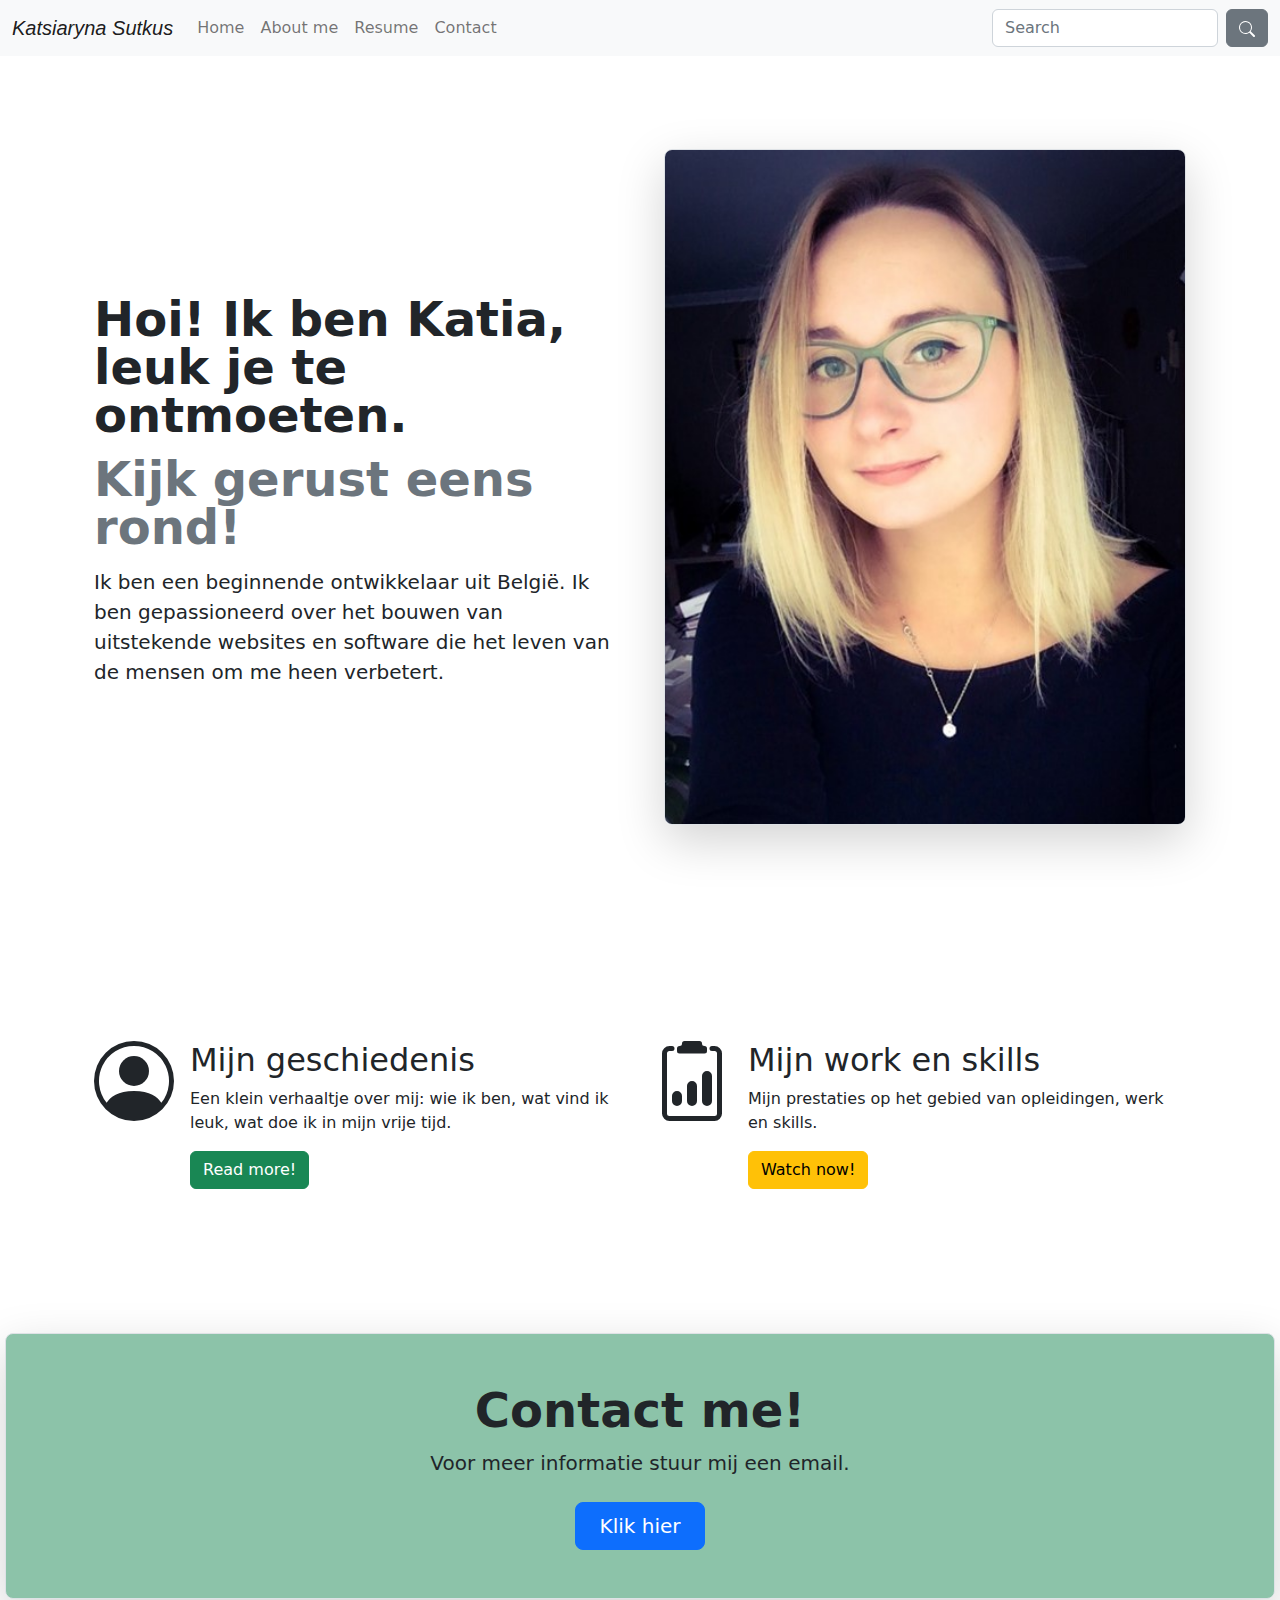
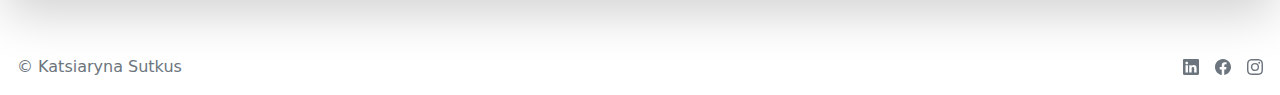
<file: Project2/index.html>
<!DOCTYPE html>
<html lang="en">
<head>
    <meta charset="UTF-8">
    <meta http-equiv="X-UA-Compatible" content="IE=edge">
    <meta name="viewport" content="width=device-width, initial-scale=1.0">
    <link rel="icon" href="documenten/favicon.ico" type="image/gif" sizes="16x16">
    <title>Home pagina</title>
    <!-- link naar online locatie en naar locatie in map -->
    <!-- <link href="https://cdn.jsdelivr.net/npm/bootstrap@5.2.3/dist/css/bootstrap.min.css" rel="stylesheet" integrity="sha384-rbsA2VBKQhggwzxH7pPCaAqO46MgnOM80zW1RWuH61DGLwZJEdK2Kadq2F9CUG65" crossorigin="anonymous"> -->
    <link href="css/bootstrap.min.css" rel="stylesheet">
    <!-- eigen CSS bestand -->
    <link href="css/style.css" rel="stylesheet">
</head>
<body>
    
<!-- Navigatie bar -->
    <nav class="navbar navbar-expand-lg fixed-top bg-light">
        <div class="container-fluid">
            <!-- logo of naam toegevoegd -->
            <a class="navbar-brand fst-italic" href="index.html" id="logo">
                Katsiaryna Sutkus
              </a>
              <!-- button die wordt zichbaar als scherm kleiner wordt -->
          <button class="navbar-toggler" type="button" data-bs-toggle="collapse" data-bs-target="#navbarSupportedContent" aria-controls="navbarSupportedContent" aria-expanded="false" aria-label="Toggle navigation">
            <span class="navbar-toggler-icon"></span>
          </button>

          <div class="collapse navbar-collapse" id="navbarSupportedContent">
            <ul class="navbar-nav me-auto mb-2 mb-lg-0">
              <li class="nav-item">
                <a class="nav-link" aria-current="page" href="index.html">Home</a>
              </li>
              <li class="nav-item">
                <a class="nav-link" href="about_me.html">About me</a>
              </li>
              <li class="nav-item">
                <a class="nav-link" href="resume.html">Resume</a>
              </li>
              <li class="nav-item">
                <a class="nav-link" href="contact.html">Contact</a>
              </li> 
            </ul>
            <!-- search button -->
            <form class="d-flex" role="search">
              <input class="form-control me-2" type="search" placeholder="Search" aria-label="Search">
              
              <button class="btn btn-secondary" type="submit">
                <svg xmlns="http://www.w3.org/2000/svg" width="16" height="16" fill="currentColor" class="bi bi-search" viewBox="0 0 16 16">
                  <path d="M11.742 10.344a6.5 6.5 0 1 0-1.397 1.398h-.001c.03.04.062.078.098.115l3.85 3.85a1 1 0 0 0 1.415-1.414l-3.85-3.85a1.007 1.007 0 0 0-.115-.1zM12 6.5a5.5 5.5 0 1 1-11 0 5.5 5.5 0 0 1 11 0z"/>
                </svg>
              </button>
            </form>
          </div>
        </div>
      </nav>

<!-- Logo (Heros)-->
<div class="container col-xxl-8 px-4 py-5">
    <div class="row flex-lg-row-reverse align-items-center g-5 py-5">
      <div class="col-10 col-sm-8 col-lg-6">
        <img src="img/foto_of_me.jpg" class="img-fluid border rounded-3 shadow-lg mb-4" alt="Foto Katsiaryna Sutkus" width="700" height="500" loading="lazy">
      </div>
      <div class="col-lg-6">
        <h1 class="display-5 fw-bold lh-1 mb-3">Hoi! Ik ben Katia, leuk je te ontmoeten.</h1>
        <h2 class="display-5 fw-bold lh-1 mb-3 text-muted">Kijk gerust eens rond!</h2>
        <p class="lead">Ik ben een beginnende ontwikkelaar uit België. Ik ben gepassioneerd over het bouwen van uitstekende websites en software die 
            het leven van de mensen om me heen verbetert.</p>
      </div>
    </div>
  </div>

<!-- Meer informatie -->

<div class="container px-4 py-5">
  <div class="row g-4 py-5 row-cols-1 row-cols-lg-2">
    <div class="col d-flex align-items-start">
      <div class="icon-square d-inline-flex align-items-center justify-content-center fs-4 flex-shrink-0 me-3">
        <svg xmlns="http://www.w3.org/2000/svg" width="80" height="80" fill="currentColor" class="bi bi-person-circle" viewBox="0 0 16 16">
          <path d="M11 6a3 3 0 1 1-6 0 3 3 0 0 1 6 0z"/>
          <path fill-rule="evenodd" d="M0 8a8 8 0 1 1 16 0A8 8 0 0 1 0 8zm8-7a7 7 0 0 0-5.468 11.37C3.242 11.226 4.805 10 8 10s4.757 1.225 5.468 2.37A7 7 0 0 0 8 1z"/>
        </svg>
      </div>
      <div>
        <h3 class="fs-2">Mijn geschiedenis</h3>
        <p>Een klein verhaaltje over mij: wie ik ben, wat vind ik leuk, wat doe ik in mijn vrije tijd.</p>
        <a href="about_me.html" class="btn btn-success">
          Read more!
        </a>
      </div>
    </div>
    <div class="col d-flex align-items-start">
      <div class="icon-square d-inline-flex align-items-center justify-content-center fs-4 flex-shrink-0 me-3">
        <svg xmlns="http://www.w3.org/2000/svg" width="80" height="80" fill="currentColor" class="bi bi-clipboard2-data" viewBox="0 0 16 16">
          <path d="M9.5 0a.5.5 0 0 1 .5.5.5.5 0 0 0 .5.5.5.5 0 0 1 .5.5V2a.5.5 0 0 1-.5.5h-5A.5.5 0 0 1 5 2v-.5a.5.5 0 0 1 .5-.5.5.5 0 0 0 .5-.5.5.5 0 0 1 .5-.5h3Z"/>
          <path d="M3 2.5a.5.5 0 0 1 .5-.5H4a.5.5 0 0 0 0-1h-.5A1.5 1.5 0 0 0 2 2.5v12A1.5 1.5 0 0 0 3.5 16h9a1.5 1.5 0 0 0 1.5-1.5v-12A1.5 1.5 0 0 0 12.5 1H12a.5.5 0 0 0 0 1h.5a.5.5 0 0 1 .5.5v12a.5.5 0 0 1-.5.5h-9a.5.5 0 0 1-.5-.5v-12Z"/>
          <path d="M10 7a1 1 0 1 1 2 0v5a1 1 0 1 1-2 0V7Zm-6 4a1 1 0 1 1 2 0v1a1 1 0 1 1-2 0v-1Zm4-3a1 1 0 0 0-1 1v3a1 1 0 1 0 2 0V9a1 1 0 0 0-1-1Z"/>
        </svg>
      </div>
      <div>
        <h3 class="fs-2">Mijn work en skills</h3>
        <p>Mijn prestaties op het gebied van opleidingen, werk en skills.</p>
        <a href="resume.html" class="btn btn-warning">
          Watch now!
        </a>
      </div>
    </div>
  </div>
</div>

<!-- Call to action -->

<div class="px-4 py-5 my-5 text-center rounded-3 border shadow-lg bg-success bg-opacity-50">
  <h1 class="display-5 fw-bold">Contact me!</h1>
  <div class="col-lg-6 mx-auto">
    <p class="lead mb-4">Voor meer informatie stuur mij een email.</p>
    <div class="d-grid gap-2 d-sm-flex justify-content-sm-center">
      <a class="btn btn-primary btn-lg px-4 gap-3" href="contact.html" role="button" target="_blank">Klik hier</a>
    </div>
  </div>
</div>
  
     <!-- Footer -->
    <div class="container-fluid">
        <footer class="d-flex justify-content-between align-items-center py-2 my-2">
            <div class="col-md-4 d-flex align-items-center">
                <span class="mb-3 mb-md-0 text-muted">&copy; Katsiaryna Sutkus</span>
            </div>

            <ul class="nav col-md-4 justify-content-end list-unstyled d-flex">
                <li class="ms-3">
                    <a class="text-muted" href="https://be.linkedin.com/in/katsiaryna-sutkus-331a3b32" target="Link naar Linked in"> <svg xmlns="http://www.w3.org/2000/svg" width="16" height="16" fill="currentColor" class="bi bi-linkedin" viewBox="0 0 16 16">
                        <path d="M0 1.146C0 .513.526 0 1.175 0h13.65C15.474 0 16 .513 16 1.146v13.708c0 .633-.526 1.146-1.175 1.146H1.175C.526 16 0 15.487 0 14.854V1.146zm4.943 12.248V6.169H2.542v7.225h2.401zm-1.2-8.212c.837 0 1.358-.554 1.358-1.248-.015-.709-.52-1.248-1.342-1.248-.822 0-1.359.54-1.359 1.248 0 .694.521 1.248 1.327 1.248h.016zm4.908 8.212V9.359c0-.216.016-.432.08-.586.173-.431.568-.878 1.232-.878.869 0 1.216.662 1.216 1.634v3.865h2.401V9.25c0-2.22-1.184-3.252-2.764-3.252-1.274 0-1.845.7-2.165 1.193v.025h-.016a5.54 5.54 0 0 1 .016-.025V6.169h-2.4c.03.678 0 7.225 0 7.225h2.4z"/>
                      </svg> </a>
                </li>
                <li class="ms-3">
                    <a class="text-muted" href="https://www.facebook.com/katsiaryna.sutkus" target="Link naar Facebook"> <svg xmlns="http://www.w3.org/2000/svg" width="16" height="16" fill="currentColor" class="bi bi-facebook" viewBox="0 0 16 16">
                        <path d="M16 8.049c0-4.446-3.582-8.05-8-8.05C3.58 0-.002 3.603-.002 8.05c0 4.017 2.926 7.347 6.75 7.951v-5.625h-2.03V8.05H6.75V6.275c0-2.017 1.195-3.131 3.022-3.131.876 0 1.791.157 1.791.157v1.98h-1.009c-.993 0-1.303.621-1.303 1.258v1.51h2.218l-.354 2.326H9.25V16c3.824-.604 6.75-3.934 6.75-7.951z"/>
                      </svg></a>
                </li>
                <li class="ms-3">
                    <a class="text-muted" href="https://www.instagram.com/katsiaryna_sutkus/" target="Link naar Instagram"> <svg xmlns="http://www.w3.org/2000/svg" width="16" height="16" fill="currentColor" class="bi bi-instagram" viewBox="0 0 16 16">
                        <path d="M8 0C5.829 0 5.556.01 4.703.048 3.85.088 3.269.222 2.76.42a3.917 3.917 0 0 0-1.417.923A3.927 3.927 0 0 0 .42 2.76C.222 3.268.087 3.85.048 4.7.01 5.555 0 5.827 0 8.001c0 2.172.01 2.444.048 3.297.04.852.174 1.433.372 1.942.205.526.478.972.923 1.417.444.445.89.719 1.416.923.51.198 1.09.333 1.942.372C5.555 15.99 5.827 16 8 16s2.444-.01 3.298-.048c.851-.04 1.434-.174 1.943-.372a3.916 3.916 0 0 0 1.416-.923c.445-.445.718-.891.923-1.417.197-.509.332-1.09.372-1.942C15.99 10.445 16 10.173 16 8s-.01-2.445-.048-3.299c-.04-.851-.175-1.433-.372-1.941a3.926 3.926 0 0 0-.923-1.417A3.911 3.911 0 0 0 13.24.42c-.51-.198-1.092-.333-1.943-.372C10.443.01 10.172 0 7.998 0h.003zm-.717 1.442h.718c2.136 0 2.389.007 3.232.046.78.035 1.204.166 1.486.275.373.145.64.319.92.599.28.28.453.546.598.92.11.281.24.705.275 1.485.039.843.047 1.096.047 3.231s-.008 2.389-.047 3.232c-.035.78-.166 1.203-.275 1.485a2.47 2.47 0 0 1-.599.919c-.28.28-.546.453-.92.598-.28.11-.704.24-1.485.276-.843.038-1.096.047-3.232.047s-2.39-.009-3.233-.047c-.78-.036-1.203-.166-1.485-.276a2.478 2.478 0 0 1-.92-.598 2.48 2.48 0 0 1-.6-.92c-.109-.281-.24-.705-.275-1.485-.038-.843-.046-1.096-.046-3.233 0-2.136.008-2.388.046-3.231.036-.78.166-1.204.276-1.486.145-.373.319-.64.599-.92.28-.28.546-.453.92-.598.282-.11.705-.24 1.485-.276.738-.034 1.024-.044 2.515-.045v.002zm4.988 1.328a.96.96 0 1 0 0 1.92.96.96 0 0 0 0-1.92zm-4.27 1.122a4.109 4.109 0 1 0 0 8.217 4.109 4.109 0 0 0 0-8.217zm0 1.441a2.667 2.667 0 1 1 0 5.334 2.667 2.667 0 0 1 0-5.334z"/>
                      </svg> </a>
                </li>
            </ul>
        </footer>
    </div>
    <!-- <script src="https://cdn.jsdelivr.net/npm/bootstrap@5.2.3/dist/js/bootstrap.bundle.min.js" integrity="sha384-kenU1KFdBIe4zVF0s0G1M5b4hcpxyD9F7jL+jjXkk+Q2h455rYXK/7HAuoJl+0I4" crossorigin="anonymous"></script> -->
    <script src="js/bootstrap.bundle.min.js"></script>
</body>
</html>
</file>
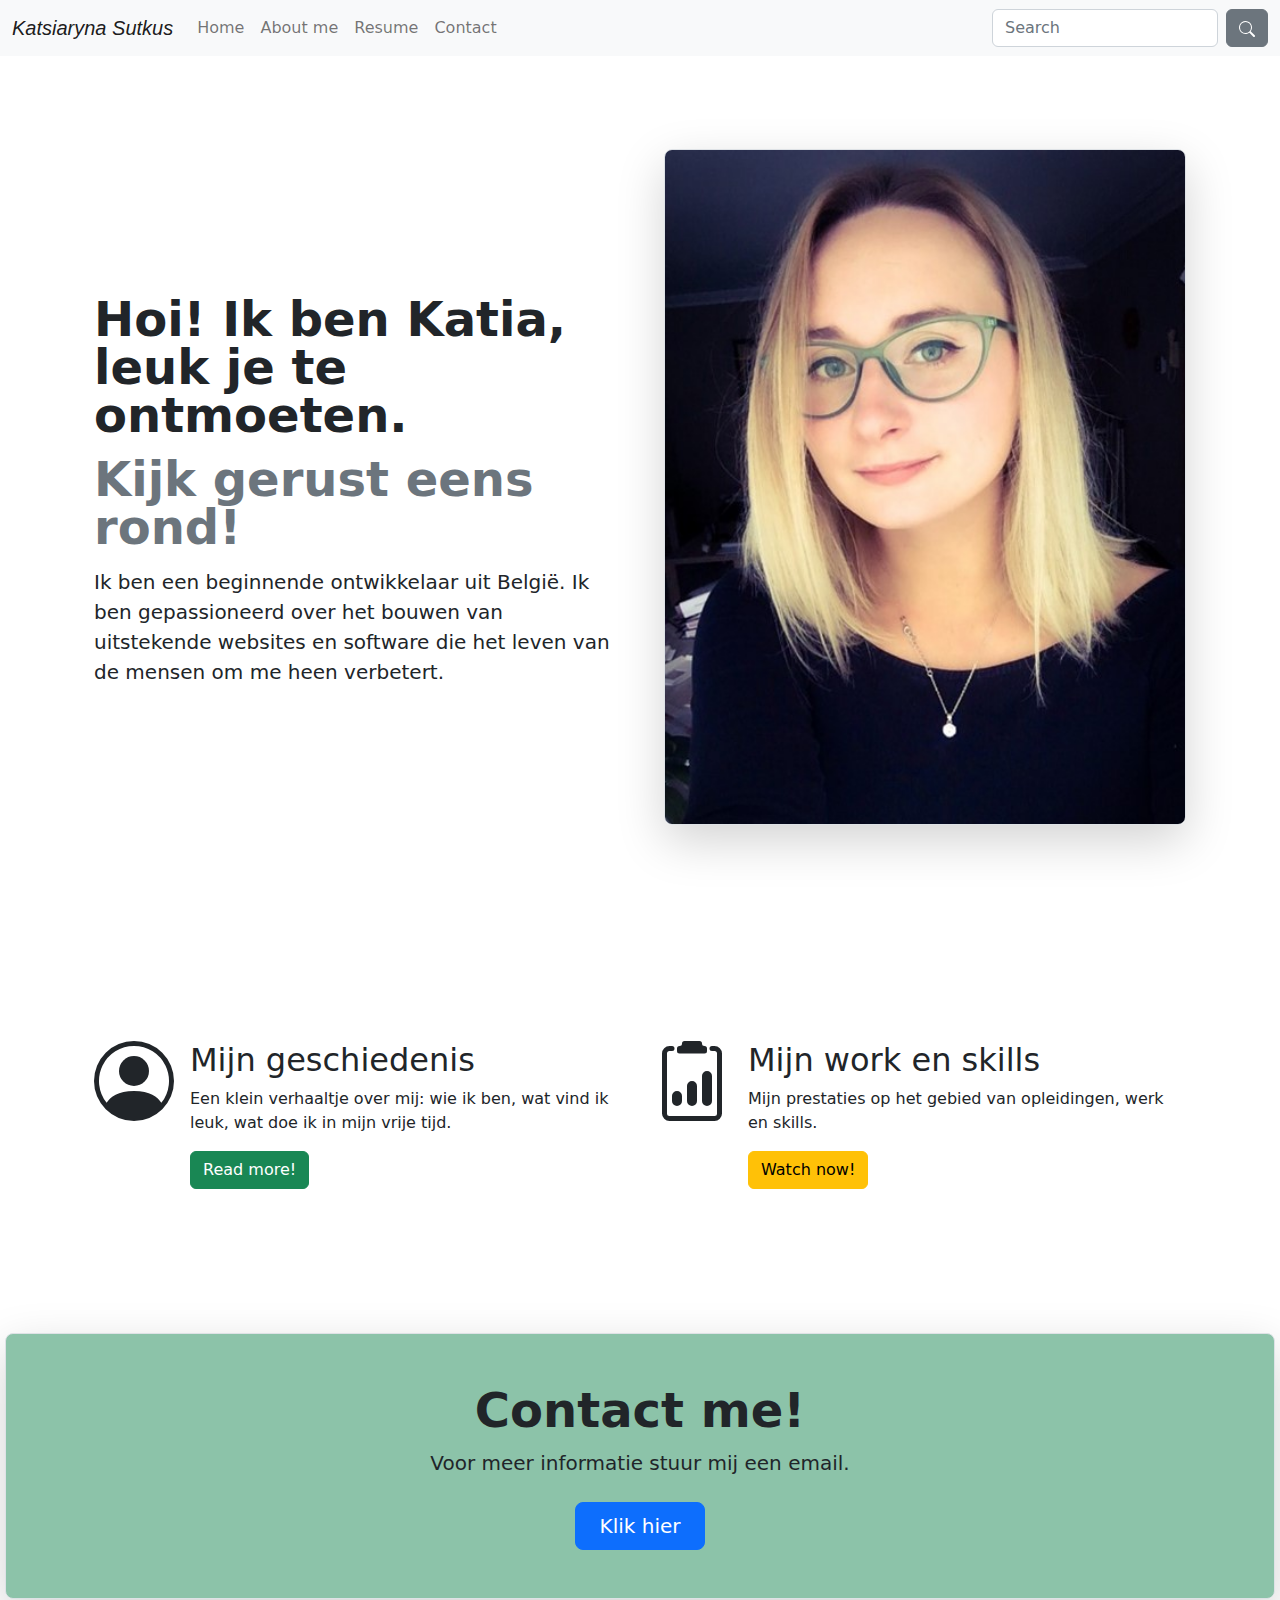
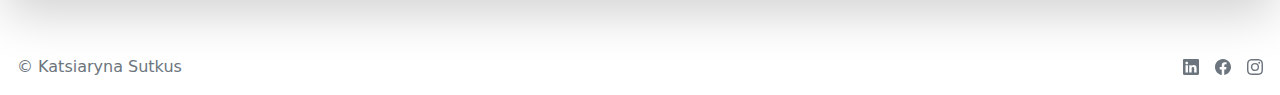
<file: Project2/root/index.html>
<!DOCTYPE html>
<html lang="en">
<head>
    <meta charset="UTF-8">
    <meta http-equiv="X-UA-Compatible" content="IE=edge">
    <meta name="viewport" content="width=device-width, initial-scale=1.0">
    <link rel="icon" href="../documenten/favicon.ico" type="image/gif" sizes="16x16">
    <title>Home pagina</title>
    <!-- link naar online locatie en naar locatie in map -->
    <!-- <link href="https://cdn.jsdelivr.net/npm/bootstrap@5.2.3/dist/css/bootstrap.min.css" rel="stylesheet" integrity="sha384-rbsA2VBKQhggwzxH7pPCaAqO46MgnOM80zW1RWuH61DGLwZJEdK2Kadq2F9CUG65" crossorigin="anonymous"> -->
    <link href="../css/bootstrap.min.css" rel="stylesheet">
    <!-- eigen CSS bestand -->
    <link href="../css/style.css" rel="stylesheet">
</head>
<body>
    
<!-- Navigatie bar -->
    <nav class="navbar navbar-expand-lg fixed-top bg-light">
        <div class="container-fluid">
            <!-- logo of naam toegevoegd -->
            <a class="navbar-brand fst-italic" href="index.html" id="logo">
                Katsiaryna Sutkus
              </a>
              <!-- button die wordt zichbaar als scherm kleiner wordt -->
          <button class="navbar-toggler" type="button" data-bs-toggle="collapse" data-bs-target="#navbarSupportedContent" aria-controls="navbarSupportedContent" aria-expanded="false" aria-label="Toggle navigation">
            <span class="navbar-toggler-icon"></span>
          </button>

          <div class="collapse navbar-collapse" id="navbarSupportedContent">
            <ul class="navbar-nav me-auto mb-2 mb-lg-0">
              <li class="nav-item">
                <a class="nav-link" aria-current="page" href="index.html">Home</a>
              </li>
              <li class="nav-item">
                <a class="nav-link" href="about_me.html">About me</a>
              </li>
              <li class="nav-item">
                <a class="nav-link" href="resume.html">Resume</a>
              </li>
              <li class="nav-item">
                <a class="nav-link" href="contact.html">Contact</a>
              </li> 
            </ul>
            <!-- search button -->
            <form class="d-flex" role="search">
              <input class="form-control me-2" type="search" placeholder="Search" aria-label="Search">
              
              <button class="btn btn-secondary" type="submit">
                <svg xmlns="http://www.w3.org/2000/svg" width="16" height="16" fill="currentColor" class="bi bi-search" viewBox="0 0 16 16">
                  <path d="M11.742 10.344a6.5 6.5 0 1 0-1.397 1.398h-.001c.03.04.062.078.098.115l3.85 3.85a1 1 0 0 0 1.415-1.414l-3.85-3.85a1.007 1.007 0 0 0-.115-.1zM12 6.5a5.5 5.5 0 1 1-11 0 5.5 5.5 0 0 1 11 0z"/>
                </svg>
              </button>
            </form>
          </div>
        </div>
      </nav>

<!-- Logo (Heros)-->
<div class="container col-xxl-8 px-4 py-5">
    <div class="row flex-lg-row-reverse align-items-center g-5 py-5">
      <div class="col-10 col-sm-8 col-lg-6">
        <img src="../img/foto_of_me.jpg" class="img-fluid border rounded-3 shadow-lg mb-4" alt="Foto Katsiaryna Sutkus" width="700" height="500" loading="lazy">
      </div>
      <div class="col-lg-6">
        <h1 class="display-5 fw-bold lh-1 mb-3">Hoi! Ik ben Katia, leuk je te ontmoeten.</h1>
        <h2 class="display-5 fw-bold lh-1 mb-3 text-muted">Kijk gerust eens rond!</h2>
        <p class="lead">Ik ben een beginnende ontwikkelaar uit België. Ik ben gepassioneerd over het bouwen van uitstekende websites en software die 
            het leven van de mensen om me heen verbetert.</p>
      </div>
    </div>
  </div>

<!-- Meer informatie -->

<div class="container px-4 py-5">
  <div class="row g-4 py-5 row-cols-1 row-cols-lg-2">
    <div class="col d-flex align-items-start">
      <div class="icon-square d-inline-flex align-items-center justify-content-center fs-4 flex-shrink-0 me-3">
        <svg xmlns="http://www.w3.org/2000/svg" width="80" height="80" fill="currentColor" class="bi bi-person-circle" viewBox="0 0 16 16">
          <path d="M11 6a3 3 0 1 1-6 0 3 3 0 0 1 6 0z"/>
          <path fill-rule="evenodd" d="M0 8a8 8 0 1 1 16 0A8 8 0 0 1 0 8zm8-7a7 7 0 0 0-5.468 11.37C3.242 11.226 4.805 10 8 10s4.757 1.225 5.468 2.37A7 7 0 0 0 8 1z"/>
        </svg>
      </div>
      <div>
        <h3 class="fs-2">Mijn geschiedenis</h3>
        <p>Een klein verhaaltje over mij: wie ik ben, wat vind ik leuk, wat doe ik in mijn vrije tijd.</p>
        <a href="about_me.html" class="btn btn-success">
          Read more!
        </a>
      </div>
    </div>
    <div class="col d-flex align-items-start">
      <div class="icon-square d-inline-flex align-items-center justify-content-center fs-4 flex-shrink-0 me-3">
        <svg xmlns="http://www.w3.org/2000/svg" width="80" height="80" fill="currentColor" class="bi bi-clipboard2-data" viewBox="0 0 16 16">
          <path d="M9.5 0a.5.5 0 0 1 .5.5.5.5 0 0 0 .5.5.5.5 0 0 1 .5.5V2a.5.5 0 0 1-.5.5h-5A.5.5 0 0 1 5 2v-.5a.5.5 0 0 1 .5-.5.5.5 0 0 0 .5-.5.5.5 0 0 1 .5-.5h3Z"/>
          <path d="M3 2.5a.5.5 0 0 1 .5-.5H4a.5.5 0 0 0 0-1h-.5A1.5 1.5 0 0 0 2 2.5v12A1.5 1.5 0 0 0 3.5 16h9a1.5 1.5 0 0 0 1.5-1.5v-12A1.5 1.5 0 0 0 12.5 1H12a.5.5 0 0 0 0 1h.5a.5.5 0 0 1 .5.5v12a.5.5 0 0 1-.5.5h-9a.5.5 0 0 1-.5-.5v-12Z"/>
          <path d="M10 7a1 1 0 1 1 2 0v5a1 1 0 1 1-2 0V7Zm-6 4a1 1 0 1 1 2 0v1a1 1 0 1 1-2 0v-1Zm4-3a1 1 0 0 0-1 1v3a1 1 0 1 0 2 0V9a1 1 0 0 0-1-1Z"/>
        </svg>
      </div>
      <div>
        <h3 class="fs-2">Mijn work en skills</h3>
        <p>Mijn prestaties op het gebied van opleidingen, werk en skills.</p>
        <a href="resume.html" class="btn btn-warning">
          Watch now!
        </a>
      </div>
    </div>
  </div>
</div>

<!-- Call to action -->

<div class="px-4 py-5 my-5 text-center rounded-3 border shadow-lg bg-success bg-opacity-50">
  <h1 class="display-5 fw-bold">Contact me!</h1>
  <div class="col-lg-6 mx-auto">
    <p class="lead mb-4">Voor meer informatie stuur mij een email.</p>
    <div class="d-grid gap-2 d-sm-flex justify-content-sm-center">
      <a class="btn btn-primary btn-lg px-4 gap-3" href="contact.html" role="button" target="_blank">Klik hier</a>
    </div>
  </div>
</div>
  
     <!-- Footer -->
    <div class="container-fluid">
        <footer class="d-flex justify-content-between align-items-center py-2 my-2">
            <div class="col-md-4 d-flex align-items-center">
                <span class="mb-3 mb-md-0 text-muted">&copy; Katsiaryna Sutkus</span>
            </div>

            <ul class="nav col-md-4 justify-content-end list-unstyled d-flex">
                <li class="ms-3">
                    <a class="text-muted" href="https://be.linkedin.com/in/katsiaryna-sutkus-331a3b32" target="Link naar Linked in"> <svg xmlns="http://www.w3.org/2000/svg" width="16" height="16" fill="currentColor" class="bi bi-linkedin" viewBox="0 0 16 16">
                        <path d="M0 1.146C0 .513.526 0 1.175 0h13.65C15.474 0 16 .513 16 1.146v13.708c0 .633-.526 1.146-1.175 1.146H1.175C.526 16 0 15.487 0 14.854V1.146zm4.943 12.248V6.169H2.542v7.225h2.401zm-1.2-8.212c.837 0 1.358-.554 1.358-1.248-.015-.709-.52-1.248-1.342-1.248-.822 0-1.359.54-1.359 1.248 0 .694.521 1.248 1.327 1.248h.016zm4.908 8.212V9.359c0-.216.016-.432.08-.586.173-.431.568-.878 1.232-.878.869 0 1.216.662 1.216 1.634v3.865h2.401V9.25c0-2.22-1.184-3.252-2.764-3.252-1.274 0-1.845.7-2.165 1.193v.025h-.016a5.54 5.54 0 0 1 .016-.025V6.169h-2.4c.03.678 0 7.225 0 7.225h2.4z"/>
                      </svg> </a>
                </li>
                <li class="ms-3">
                    <a class="text-muted" href="https://www.facebook.com/katsiaryna.sutkus" target="Link naar Facebook"> <svg xmlns="http://www.w3.org/2000/svg" width="16" height="16" fill="currentColor" class="bi bi-facebook" viewBox="0 0 16 16">
                        <path d="M16 8.049c0-4.446-3.582-8.05-8-8.05C3.58 0-.002 3.603-.002 8.05c0 4.017 2.926 7.347 6.75 7.951v-5.625h-2.03V8.05H6.75V6.275c0-2.017 1.195-3.131 3.022-3.131.876 0 1.791.157 1.791.157v1.98h-1.009c-.993 0-1.303.621-1.303 1.258v1.51h2.218l-.354 2.326H9.25V16c3.824-.604 6.75-3.934 6.75-7.951z"/>
                      </svg></a>
                </li>
                <li class="ms-3">
                    <a class="text-muted" href="https://www.instagram.com/katsiaryna_sutkus/" target="Link naar Instagram"> <svg xmlns="http://www.w3.org/2000/svg" width="16" height="16" fill="currentColor" class="bi bi-instagram" viewBox="0 0 16 16">
                        <path d="M8 0C5.829 0 5.556.01 4.703.048 3.85.088 3.269.222 2.76.42a3.917 3.917 0 0 0-1.417.923A3.927 3.927 0 0 0 .42 2.76C.222 3.268.087 3.85.048 4.7.01 5.555 0 5.827 0 8.001c0 2.172.01 2.444.048 3.297.04.852.174 1.433.372 1.942.205.526.478.972.923 1.417.444.445.89.719 1.416.923.51.198 1.09.333 1.942.372C5.555 15.99 5.827 16 8 16s2.444-.01 3.298-.048c.851-.04 1.434-.174 1.943-.372a3.916 3.916 0 0 0 1.416-.923c.445-.445.718-.891.923-1.417.197-.509.332-1.09.372-1.942C15.99 10.445 16 10.173 16 8s-.01-2.445-.048-3.299c-.04-.851-.175-1.433-.372-1.941a3.926 3.926 0 0 0-.923-1.417A3.911 3.911 0 0 0 13.24.42c-.51-.198-1.092-.333-1.943-.372C10.443.01 10.172 0 7.998 0h.003zm-.717 1.442h.718c2.136 0 2.389.007 3.232.046.78.035 1.204.166 1.486.275.373.145.64.319.92.599.28.28.453.546.598.92.11.281.24.705.275 1.485.039.843.047 1.096.047 3.231s-.008 2.389-.047 3.232c-.035.78-.166 1.203-.275 1.485a2.47 2.47 0 0 1-.599.919c-.28.28-.546.453-.92.598-.28.11-.704.24-1.485.276-.843.038-1.096.047-3.232.047s-2.39-.009-3.233-.047c-.78-.036-1.203-.166-1.485-.276a2.478 2.478 0 0 1-.92-.598 2.48 2.48 0 0 1-.6-.92c-.109-.281-.24-.705-.275-1.485-.038-.843-.046-1.096-.046-3.233 0-2.136.008-2.388.046-3.231.036-.78.166-1.204.276-1.486.145-.373.319-.64.599-.92.28-.28.546-.453.92-.598.282-.11.705-.24 1.485-.276.738-.034 1.024-.044 2.515-.045v.002zm4.988 1.328a.96.96 0 1 0 0 1.92.96.96 0 0 0 0-1.92zm-4.27 1.122a4.109 4.109 0 1 0 0 8.217 4.109 4.109 0 0 0 0-8.217zm0 1.441a2.667 2.667 0 1 1 0 5.334 2.667 2.667 0 0 1 0-5.334z"/>
                      </svg> </a>
                </li>
            </ul>
        </footer>
    </div>
    <!-- <script src="https://cdn.jsdelivr.net/npm/bootstrap@5.2.3/dist/js/bootstrap.bundle.min.js" integrity="sha384-kenU1KFdBIe4zVF0s0G1M5b4hcpxyD9F7jL+jjXkk+Q2h455rYXK/7HAuoJl+0I4" crossorigin="anonymous"></script> -->
    <script src="../js/bootstrap.bundle.min.js"></script>
</body>
</html>
</file>
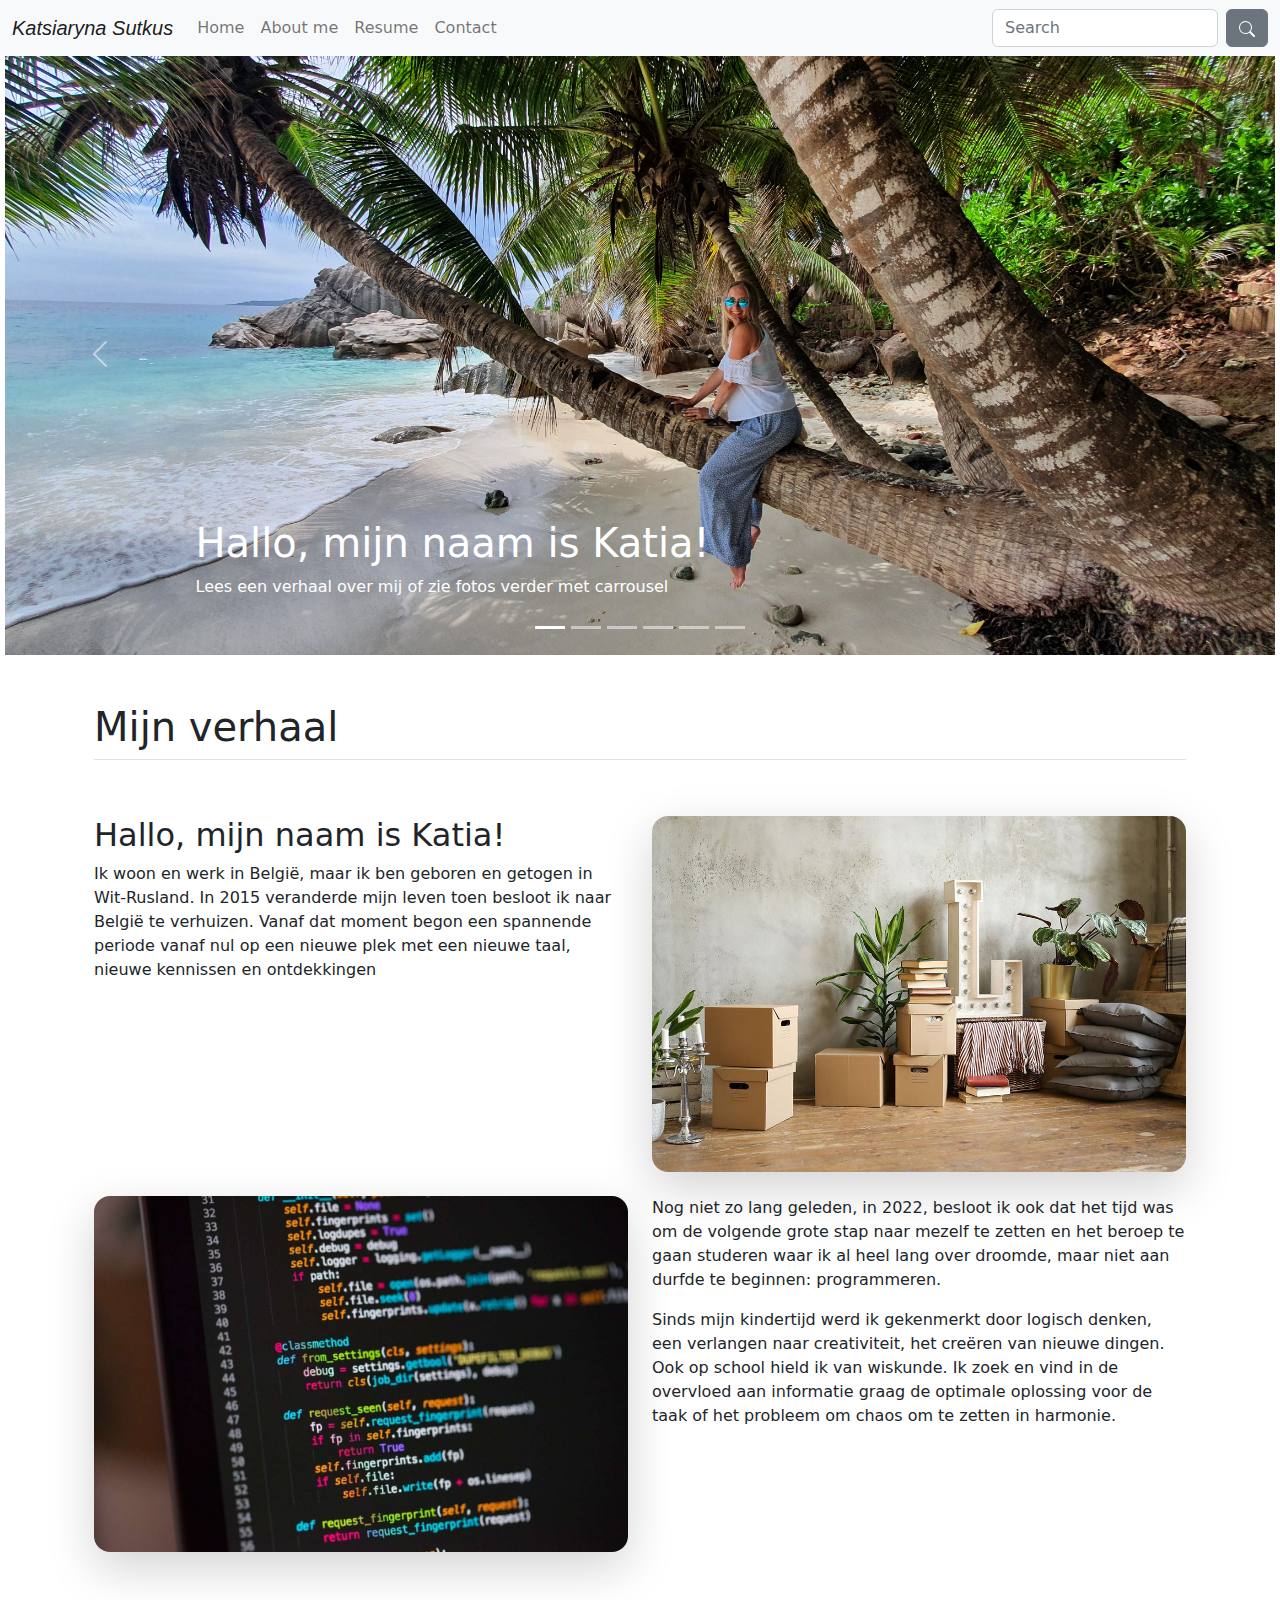
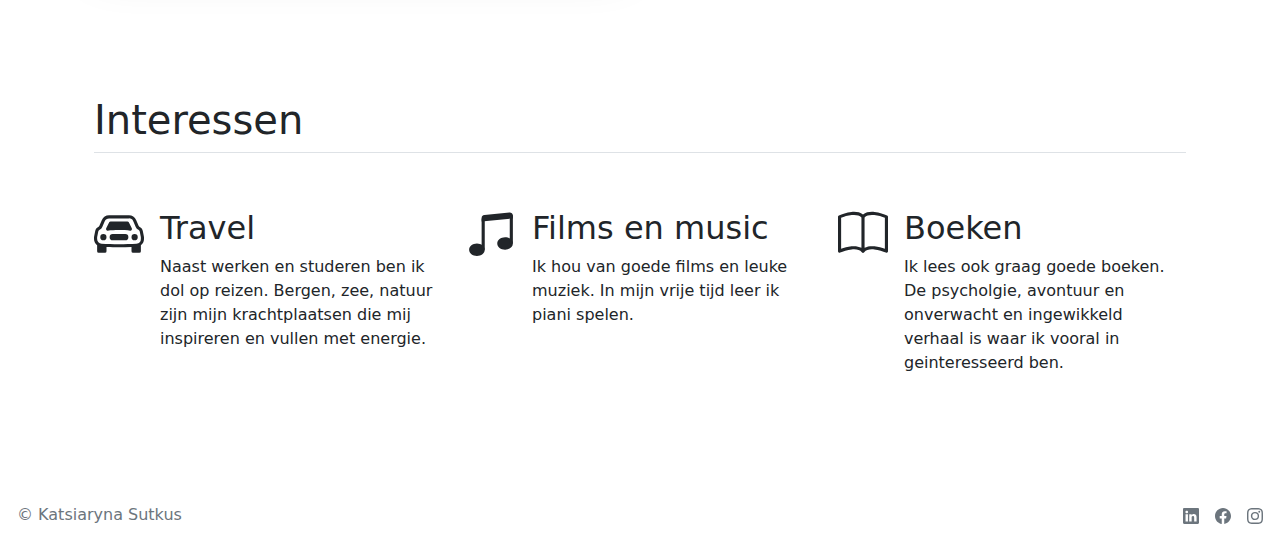
<file: Project2/about_me.html>
<!DOCTYPE html>
<html lang="en">
<head>
    <meta charset="UTF-8">
    <meta http-equiv="X-UA-Compatible" content="IE=edge">
    <meta name="viewport" content="width=device-width, initial-scale=1.0">
    <link rel="icon" href="documenten/favicon.ico" type="image/gif" sizes="16x16">
    <title>About me</title>
     <!-- link naar online locatie en naar locatie in map -->
    <!-- <link href="https://cdn.jsdelivr.net/npm/bootstrap@5.2.3/dist/css/bootstrap.min.css" rel="stylesheet" integrity="sha384-rbsA2VBKQhggwzxH7pPCaAqO46MgnOM80zW1RWuH61DGLwZJEdK2Kadq2F9CUG65" crossorigin="anonymous"> -->
    <link href="css/bootstrap.min.css" rel="stylesheet">
    <!-- eigen CSS bestand -->
    <link href="css/style.css" rel="stylesheet">
</head>
<body>
<!-- Navigatie bar -->
<nav class="navbar navbar-expand-lg fixed-top bg-light">
  <div class="container-fluid">
      <!-- logo of naam toegevoegd -->
      <a class="navbar-brand fst-italic" href="index.html" id="logo">
          Katsiaryna Sutkus
        </a>
        <!-- button die wordt zichbaar als scherm kleiner wordt -->
    <button class="navbar-toggler" type="button" data-bs-toggle="collapse" data-bs-target="#navbarSupportedContent" aria-controls="navbarSupportedContent" aria-expanded="false" aria-label="Toggle navigation">
      <span class="navbar-toggler-icon"></span>
    </button>

    <div class="collapse navbar-collapse" id="navbarSupportedContent">
      <ul class="navbar-nav me-auto mb-2 mb-lg-0">
        <li class="nav-item">
          <a class="nav-link" href="index.html">Home</a>
        </li>
        <li class="nav-item">
          <a class="nav-link" href="about_me.html">About me</a>
        </li>
        <li class="nav-item">
          <a class="nav-link" href="resume.html">Resume</a>
        </li>
        <li class="nav-item">
          <a class="nav-link" href="contact.html">Contact</a>
        </li> 
      </ul>
      <!-- search button -->
      <form class="d-flex" role="search">
        <input class="form-control me-2" type="search" placeholder="Search" aria-label="Search">
        
        <button class="btn btn-secondary" type="submit">
          <svg xmlns="http://www.w3.org/2000/svg" width="16" height="16" fill="currentColor" class="bi bi-search" viewBox="0 0 16 16">
            <path d="M11.742 10.344a6.5 6.5 0 1 0-1.397 1.398h-.001c.03.04.062.078.098.115l3.85 3.85a1 1 0 0 0 1.415-1.414l-3.85-3.85a1.007 1.007 0 0 0-.115-.1zM12 6.5a5.5 5.5 0 1 1-11 0 5.5 5.5 0 0 1 11 0z"/>
          </svg>
        </button>
      </form>
    </div>
  </div>
</nav>

<div></div>
<!-- Carousel -->
<div id="myCarousel" class="carousel slide" data-bs-ride="false">
    <div class="carousel-indicators">
      <button type="button" data-bs-target="#myCarousel" data-bs-slide-to="0" class="active" aria-current="true" aria-label="Slide 1"></button>
      <button type="button" data-bs-target="#myCarousel" data-bs-slide-to="1" aria-label="Slide 2"></button>
      <button type="button" data-bs-target="#myCarousel" data-bs-slide-to="2" aria-label="Slide 3"></button>
      <button type="button" data-bs-target="#myCarousel" data-bs-slide-to="3" aria-label="Slide 4"></button>
      <button type="button" data-bs-target="#myCarousel" data-bs-slide-to="4" aria-label="Slide 5"></button>
      <button type="button" data-bs-target="#myCarousel" data-bs-slide-to="5" aria-label="Slide 6"></button>
    </div>
    <div class="carousel-inner">
      <div class="carousel-item active">
        <img src="img/foto_travel1.jpg" class="d-block w-100" alt="Foto of me 1">
        <div class="container">
          <div class="carousel-caption text-start">
            <h1>Hallo, mijn naam is Katia!</h1>
            <p>Lees een verhaal over mij of zie fotos verder met carrousel</p>
          </div>
        </div>
      </div>
      <div class="carousel-item">
        <img src="img/foto_travel2.jpg" class="d-block w-100" alt="Foto of me 2">
        <div class="container">
          <div class="carousel-caption text-start">
            <h1>Hiking in Oostenrijk</h1>
            <p>Ik hou van reisen en neiuwe plekken voor mezelf te ontdekken</p>
          </div>
        </div>
      </div>
      <div class="carousel-item">
        <img src="img/foto_travel3.jpg" class="d-block w-100" alt="Foto of me 2">
        <div class="container">
          <div class="carousel-caption text-start">
            <h1>Trip in Turkije</h1>
            <p>Reizen is nog leuker als je met vrienden of familie bent.</p>
          </div>
        </div>
      </div>
      <div class="carousel-item">
        <img src="img/familiefoto.jpg" class="d-block w-100" alt="Familiefoto">
        <div class="container">
          <div class="carousel-caption text-start">
            <h1>Familie</h1>
            <p>Ondanks alle coronabeperkingen hebben we in 2021 onze eigen kleine gezien kunnen maken</p>
          </div>
        </div>
      </div>
      <div class="carousel-item">
        <img src="img/foto_travel5.jpg" class="d-block w-100" alt="Foto of me 3">
        <div class="container">
          <div class="carousel-caption text-start">
            <h1>Trip naar Seychellen</h1>
            <p>Nu gaan we samen de wereld ontdekken</p>
          </div>
        </div>
    </div>
    <div class="carousel-item">
      <img src="img/hond.JPG" class="d-block w-100" alt="Hond Jack">
      <div class="container">
        <div class="carousel-caption text-start">
          <h1>Jack</h1>
          <p>Onze hondje Jack</p>
        </div>
      </div>
      
    </div>
    </div>
    <button class="carousel-control-prev" type="button" data-bs-target="#myCarousel" data-bs-slide="prev">
      <span class="carousel-control-prev-icon" aria-hidden="true"></span>
      <span class="visually-hidden">Previous</span>
    </button>
    <button class="carousel-control-next" type="button" data-bs-target="#myCarousel" data-bs-slide="next">
      <span class="carousel-control-next-icon" aria-hidden="true"></span>
      <span class="visually-hidden">Next</span>
    </button>
  </div>

 <!--Text--> 
 <div class="container px-4 py-5">
    <h1 class="pb-2 border-bottom">Mijn verhaal</h1>
    <div class="row g-4 py-5 row-cols-1 row-cols-lg-2">
      <div class="feature col">
        <h3 class="fs-2">Hallo, mijn naam is Katia!</h3>
        <p>Ik woon en werk in België, maar ik ben geboren en getogen in Wit-Rusland. In 
            2015 veranderde mijn leven toen besloot ik naar België te verhuizen. Vanaf dat 
            moment begon een spannende periode vanaf nul op een nieuwe plek met een 
            nieuwe taal, nieuwe kennissen en ontdekkingen</p>
      </div>
      <div class="feature col">
        <div>
            <img src="img/verhuis.jpg" class="d-block w-100 rounded-4 shadow-lg" alt="verhuis">
        </div>
      </div>
      <div class="feature col">
        <div>
            <img src="img/programmeren.jpg" class="d-block w-100 rounded-4 shadow-lg" alt="foto programmeren">
        </div>
      </div>
      <div class="feature col">
        <p>Nog niet zo lang geleden, in 2022, besloot ik ook dat het tijd was om de volgende 
            grote stap naar mezelf te zetten en het beroep te gaan studeren waar ik al heel 
            lang over droomde, maar niet aan durfde te beginnen: programmeren.</p>
        <p>Sinds mijn kindertijd werd ik gekenmerkt door logisch denken, een verlangen 
            naar creativiteit, het creëren van nieuwe dingen.
            Ook op school hield ik van wiskunde. Ik zoek en vind in de overvloed aan 
            informatie graag de optimale oplossing voor de taak of het probleem om chaos 
            om te zetten in harmonie.</p> 
      </div>
    </div>
    </div>

<!-- Interessen -->
    <div class="container px-4 py-5">
        <h1 class="pb-2 border-bottom">Interessen</h1>
        <div class="row g-4 py-5 row-cols-1 row-cols-lg-3">
          <div class="col d-flex align-items-start">
            <div class="icon-square  d-inline-flex align-items-center justify-content-center fs-4 flex-shrink-0 me-3">
              <svg xmlns="http://www.w3.org/2000/svg" width="50" height="50" fill="currentColor" class="bi bi-car-front" viewBox="0 0 16 16">
                <path d="M4 9a1 1 0 1 1-2 0 1 1 0 0 1 2 0Zm10 0a1 1 0 1 1-2 0 1 1 0 0 1 2 0ZM6 8a1 1 0 0 0 0 2h4a1 1 0 1 0 0-2H6ZM4.862 4.276 3.906 6.19a.51.51 0 0 0 .497.731c.91-.073 2.35-.17 3.597-.17 1.247 0 2.688.097 3.597.17a.51.51 0 0 0 .497-.731l-.956-1.913A.5.5 0 0 0 10.691 4H5.309a.5.5 0 0 0-.447.276Z"/>
                <path d="M2.52 3.515A2.5 2.5 0 0 1 4.82 2h6.362c1 0 1.904.596 2.298 1.515l.792 1.848c.075.175.21.319.38.404.5.25.855.715.965 1.262l.335 1.679c.033.161.049.325.049.49v.413c0 .814-.39 1.543-1 1.997V13.5a.5.5 0 0 1-.5.5h-2a.5.5 0 0 1-.5-.5v-1.338c-1.292.048-2.745.088-4 .088s-2.708-.04-4-.088V13.5a.5.5 0 0 1-.5.5h-2a.5.5 0 0 1-.5-.5v-1.892c-.61-.454-1-1.183-1-1.997v-.413a2.5 2.5 0 0 1 .049-.49l.335-1.68c.11-.546.465-1.012.964-1.261a.807.807 0 0 0 .381-.404l.792-1.848ZM4.82 3a1.5 1.5 0 0 0-1.379.91l-.792 1.847a1.8 1.8 0 0 1-.853.904.807.807 0 0 0-.43.564L1.03 8.904a1.5 1.5 0 0 0-.03.294v.413c0 .796.62 1.448 1.408 1.484 1.555.07 3.786.155 5.592.155 1.806 0 4.037-.084 5.592-.155A1.479 1.479 0 0 0 15 9.611v-.413c0-.099-.01-.197-.03-.294l-.335-1.68a.807.807 0 0 0-.43-.563 1.807 1.807 0 0 1-.853-.904l-.792-1.848A1.5 1.5 0 0 0 11.18 3H4.82Z"/>
              </svg>
            </div>
            <div>
              <h3 class="fs-2">Travel</h3>
              <p>Naast werken en studeren ben ik dol op reizen. Bergen, zee, natuur zijn mijn 
                krachtplaatsen die mij inspireren en vullen met energie.</p>
            </div>
          </div>
          <div class="col d-flex align-items-start">
            <div class="icon-square  d-inline-flex align-items-center justify-content-center fs-4 flex-shrink-0 me-3">
              <svg xmlns="http://www.w3.org/2000/svg" width="50" height="50" fill="currentColor" class="bi bi-music-note-beamed" viewBox="0 0 16 16">
                <path d="M6 13c0 1.105-1.12 2-2.5 2S1 14.105 1 13c0-1.104 1.12-2 2.5-2s2.5.896 2.5 2zm9-2c0 1.105-1.12 2-2.5 2s-2.5-.895-2.5-2 1.12-2 2.5-2 2.5.895 2.5 2z"/>
                <path fill-rule="evenodd" d="M14 11V2h1v9h-1zM6 3v10H5V3h1z"/>
                <path d="M5 2.905a1 1 0 0 1 .9-.995l8-.8a1 1 0 0 1 1.1.995V3L5 4V2.905z"/>
              </svg>
            </div>
            <div>
              <h3 class="fs-2">Films en music</h3>
              <p>Ik hou van goede films en leuke muziek. In mijn vrije tijd leer ik piani spelen.</p>
            </div>
          </div>
          <div class="col d-flex align-items-start">
            <div class="icon-square d-inline-flex align-items-center justify-content-center fs-4 flex-shrink-0 me-3">
              <svg xmlns="http://www.w3.org/2000/svg" width="50" height="50" fill="currentColor" class="bi bi-book" viewBox="0 0 16 16">
                <path d="M1 2.828c.885-.37 2.154-.769 3.388-.893 1.33-.134 2.458.063 3.112.752v9.746c-.935-.53-2.12-.603-3.213-.493-1.18.12-2.37.461-3.287.811V2.828zm7.5-.141c.654-.689 1.782-.886 3.112-.752 1.234.124 2.503.523 3.388.893v9.923c-.918-.35-2.107-.692-3.287-.81-1.094-.111-2.278-.039-3.213.492V2.687zM8 1.783C7.015.936 5.587.81 4.287.94c-1.514.153-3.042.672-3.994 1.105A.5.5 0 0 0 0 2.5v11a.5.5 0 0 0 .707.455c.882-.4 2.303-.881 3.68-1.02 1.409-.142 2.59.087 3.223.877a.5.5 0 0 0 .78 0c.633-.79 1.814-1.019 3.222-.877 1.378.139 2.8.62 3.681 1.02A.5.5 0 0 0 16 13.5v-11a.5.5 0 0 0-.293-.455c-.952-.433-2.48-.952-3.994-1.105C10.413.809 8.985.936 8 1.783z"/>
              </svg>
            </div>
            <div>
              <h3 class="fs-2">Boeken</h3>
              <p>Ik lees ook graag goede boeken. De psycholgie, avontuur en onverwacht en ingewikkeld verhaal is waar ik vooral in geinteresseerd ben.</p>
            </div>
          </div>
        </div>
      </div>

  <!-- Footer -->
  <div class="container-fluid">
    <footer class="d-flex justify-content-between align-items-center py-2 my-2">
        <div class="col-md-4 d-flex align-items-center">
            <span class="mb-3 mb-md-0 text-muted">&copy; Katsiaryna Sutkus</span>
        </div>

        <ul class="nav col-md-4 justify-content-end list-unstyled d-flex">
            <li class="ms-3">
                <a class="text-muted" href="https://be.linkedin.com/in/katsiaryna-sutkus-331a3b32" target="Link naar Linked in"> <svg xmlns="http://www.w3.org/2000/svg" width="16" height="16" fill="currentColor" class="bi bi-linkedin" viewBox="0 0 16 16">
                    <path d="M0 1.146C0 .513.526 0 1.175 0h13.65C15.474 0 16 .513 16 1.146v13.708c0 .633-.526 1.146-1.175 1.146H1.175C.526 16 0 15.487 0 14.854V1.146zm4.943 12.248V6.169H2.542v7.225h2.401zm-1.2-8.212c.837 0 1.358-.554 1.358-1.248-.015-.709-.52-1.248-1.342-1.248-.822 0-1.359.54-1.359 1.248 0 .694.521 1.248 1.327 1.248h.016zm4.908 8.212V9.359c0-.216.016-.432.08-.586.173-.431.568-.878 1.232-.878.869 0 1.216.662 1.216 1.634v3.865h2.401V9.25c0-2.22-1.184-3.252-2.764-3.252-1.274 0-1.845.7-2.165 1.193v.025h-.016a5.54 5.54 0 0 1 .016-.025V6.169h-2.4c.03.678 0 7.225 0 7.225h2.4z"/>
                  </svg> </a>
            </li>
            <li class="ms-3">
                <a class="text-muted" href="https://www.facebook.com/katsiaryna.sutkus" target="Link naar Facebook"> <svg xmlns="http://www.w3.org/2000/svg" width="16" height="16" fill="currentColor" class="bi bi-facebook" viewBox="0 0 16 16">
                    <path d="M16 8.049c0-4.446-3.582-8.05-8-8.05C3.58 0-.002 3.603-.002 8.05c0 4.017 2.926 7.347 6.75 7.951v-5.625h-2.03V8.05H6.75V6.275c0-2.017 1.195-3.131 3.022-3.131.876 0 1.791.157 1.791.157v1.98h-1.009c-.993 0-1.303.621-1.303 1.258v1.51h2.218l-.354 2.326H9.25V16c3.824-.604 6.75-3.934 6.75-7.951z"/>
                  </svg></a>
            </li>
            <li class="ms-3">
                <a class="text-muted" href="https://www.instagram.com/katsiaryna_sutkus/" target="Link naar Instagram"> <svg xmlns="http://www.w3.org/2000/svg" width="16" height="16" fill="currentColor" class="bi bi-instagram" viewBox="0 0 16 16">
                    <path d="M8 0C5.829 0 5.556.01 4.703.048 3.85.088 3.269.222 2.76.42a3.917 3.917 0 0 0-1.417.923A3.927 3.927 0 0 0 .42 2.76C.222 3.268.087 3.85.048 4.7.01 5.555 0 5.827 0 8.001c0 2.172.01 2.444.048 3.297.04.852.174 1.433.372 1.942.205.526.478.972.923 1.417.444.445.89.719 1.416.923.51.198 1.09.333 1.942.372C5.555 15.99 5.827 16 8 16s2.444-.01 3.298-.048c.851-.04 1.434-.174 1.943-.372a3.916 3.916 0 0 0 1.416-.923c.445-.445.718-.891.923-1.417.197-.509.332-1.09.372-1.942C15.99 10.445 16 10.173 16 8s-.01-2.445-.048-3.299c-.04-.851-.175-1.433-.372-1.941a3.926 3.926 0 0 0-.923-1.417A3.911 3.911 0 0 0 13.24.42c-.51-.198-1.092-.333-1.943-.372C10.443.01 10.172 0 7.998 0h.003zm-.717 1.442h.718c2.136 0 2.389.007 3.232.046.78.035 1.204.166 1.486.275.373.145.64.319.92.599.28.28.453.546.598.92.11.281.24.705.275 1.485.039.843.047 1.096.047 3.231s-.008 2.389-.047 3.232c-.035.78-.166 1.203-.275 1.485a2.47 2.47 0 0 1-.599.919c-.28.28-.546.453-.92.598-.28.11-.704.24-1.485.276-.843.038-1.096.047-3.232.047s-2.39-.009-3.233-.047c-.78-.036-1.203-.166-1.485-.276a2.478 2.478 0 0 1-.92-.598 2.48 2.48 0 0 1-.6-.92c-.109-.281-.24-.705-.275-1.485-.038-.843-.046-1.096-.046-3.233 0-2.136.008-2.388.046-3.231.036-.78.166-1.204.276-1.486.145-.373.319-.64.599-.92.28-.28.546-.453.92-.598.282-.11.705-.24 1.485-.276.738-.034 1.024-.044 2.515-.045v.002zm4.988 1.328a.96.96 0 1 0 0 1.92.96.96 0 0 0 0-1.92zm-4.27 1.122a4.109 4.109 0 1 0 0 8.217 4.109 4.109 0 0 0 0-8.217zm0 1.441a2.667 2.667 0 1 1 0 5.334 2.667 2.667 0 0 1 0-5.334z"/>
                  </svg> </a>
            </li>
        </ul>
    </footer>
</div>

<!-- <script src="https://cdn.jsdelivr.net/npm/bootstrap@5.2.3/dist/js/bootstrap.bundle.min.js" integrity="sha384-kenU1KFdBIe4zVF0s0G1M5b4hcpxyD9F7jL+jjXkk+Q2h455rYXK/7HAuoJl+0I4" crossorigin="anonymous"></script> -->
<script src="js/bootstrap.bundle.min.js"></script>
</body>
</html>
</file>
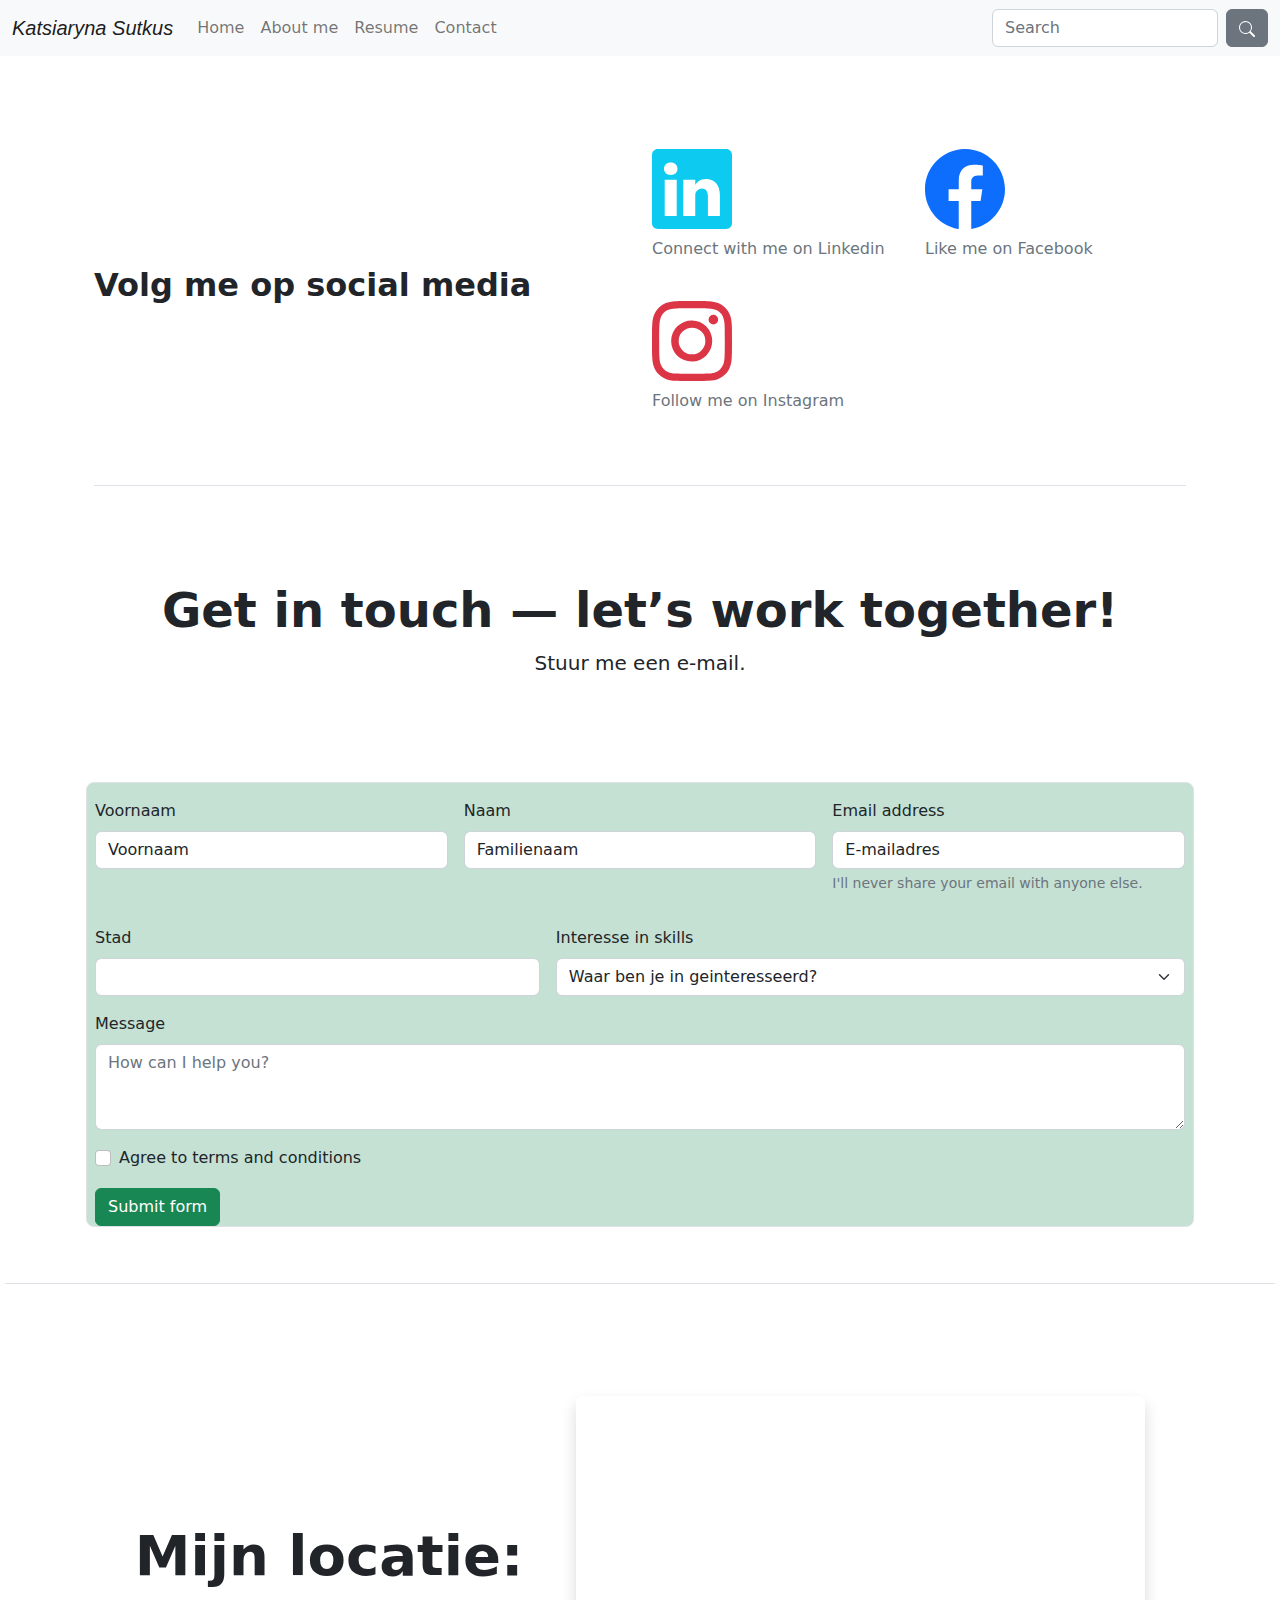
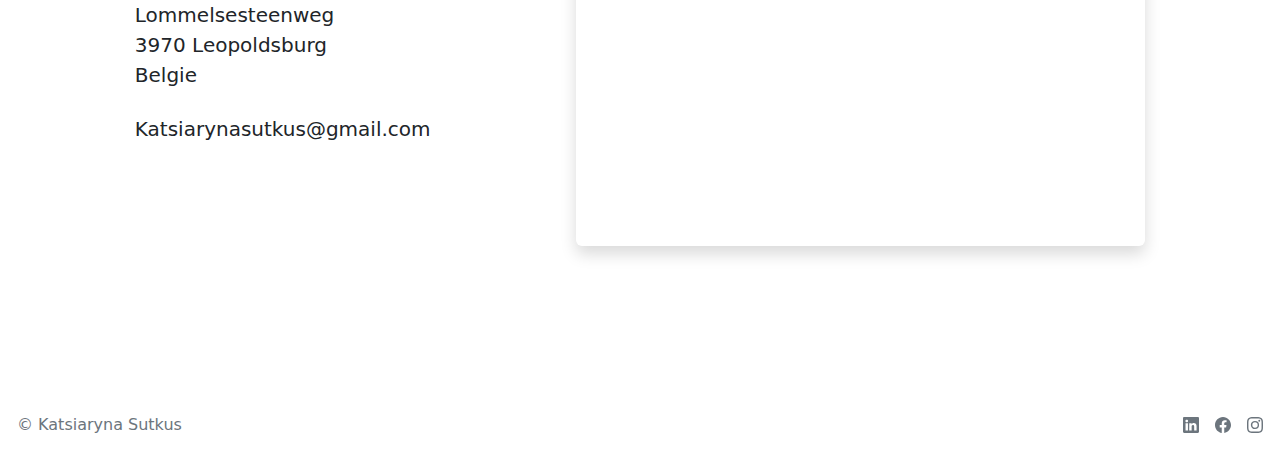
<file: Project2/contact.html>
<!DOCTYPE html>
<html lang="en">
<head>
    <meta charset="UTF-8">
    <meta http-equiv="X-UA-Compatible" content="IE=edge">
    <meta name="viewport" content="width=device-width, initial-scale=1.0">
    <link rel="icon" href="documenten/favicon.ico" type="image/gif" sizes="16x16">
    <title>Contact</title>
    <!-- link naar online locatie en naar locatie in map -->
    <!-- <link href="https://cdn.jsdelivr.net/npm/bootstrap@5.2.3/dist/css/bootstrap.min.css" rel="stylesheet" integrity="sha384-rbsA2VBKQhggwzxH7pPCaAqO46MgnOM80zW1RWuH61DGLwZJEdK2Kadq2F9CUG65" crossorigin="anonymous"> -->
    <link href="css/bootstrap.min.css" rel="stylesheet">
    <!-- eigen CSS bestand -->
    <link href="css/style.css" rel="stylesheet">
</head>
</head>
<body>
     <!-- Navigatie bar -->
    <nav class="navbar navbar-expand-lg fixed-top bg-light">
      <div class="container-fluid">
          <!-- logo of naam toegevoegd -->
          <a class="navbar-brand fst-italic" href="index.html" id="logo">
              Katsiaryna Sutkus
            </a>
            <!-- button die wordt zichbaar als scherm kleiner wordt -->
        <button class="navbar-toggler" type="button" data-bs-toggle="collapse" data-bs-target="#navbarSupportedContent" aria-controls="navbarSupportedContent" aria-expanded="false" aria-label="Toggle navigation">
          <span class="navbar-toggler-icon"></span>
        </button>

        <div class="collapse navbar-collapse" id="navbarSupportedContent">
          <ul class="navbar-nav me-auto mb-2 mb-lg-0">
            <li class="nav-item">
              <a class="nav-link" aria-current="page" href="index.html">Home</a>
            </li>
            <li class="nav-item">
              <a class="nav-link" href="about_me.html">About me</a>
            </li>
            <li class="nav-item">
              <a class="nav-link" href="resume.html">Resume</a>
            </li>
            <li class="nav-item">
              <a class="nav-link" href="contact.html">Contact</a>
            </li> 
          </ul>
          <!-- search button -->
          <form class="d-flex" role="search">
            <input class="form-control me-2" type="search" placeholder="Search" aria-label="Search">
            
            <button class="btn btn-secondary" type="submit">
              <svg xmlns="http://www.w3.org/2000/svg" width="16" height="16" fill="currentColor" class="bi bi-search" viewBox="0 0 16 16">
                <path d="M11.742 10.344a6.5 6.5 0 1 0-1.397 1.398h-.001c.03.04.062.078.098.115l3.85 3.85a1 1 0 0 0 1.415-1.414l-3.85-3.85a1.007 1.007 0 0 0-.115-.1zM12 6.5a5.5 5.5 0 1 1-11 0 5.5 5.5 0 0 1 11 0z"/>
              </svg>
            </button>
          </form>
        </div>
      </div>
    </nav>
  
    <!--Social media toevoegen-->

    <div class="container px-4 py-5">
  
      <div class="row row-cols-1 row-cols-md-2 align-items-md-center g-5 py-5">
        <div class="d-flex flex-column align-items-start gap-2">
          <h2 class="fw-bold">Volg me op social media</h2>
        </div>
        <div class="row row-cols-1 row-cols-sm-2 g-4">
          <div class="d-flex flex-column gap-2">
            <div
              class="feature-icon-small d-inline-flex align-items-center justify-content-left  fs-4 rounded-3">
              <a class="text-info" href="https://be.linkedin.com/in/katsiaryna-sutkus-331a3b32" target="_blank"> <svg xmlns="http://www.w3.org/2000/svg" width="80" height="80" fill="currentColor" class="bi bi-linkedin" viewBox="0 0 16 16" >
                <path d="M0 1.146C0 .513.526 0 1.175 0h13.65C15.474 0 16 .513 16 1.146v13.708c0 .633-.526 1.146-1.175 1.146H1.175C.526 16 0 15.487 0 14.854V1.146zm4.943 12.248V6.169H2.542v7.225h2.401zm-1.2-8.212c.837 0 1.358-.554 1.358-1.248-.015-.709-.52-1.248-1.342-1.248-.822 0-1.359.54-1.359 1.248 0 .694.521 1.248 1.327 1.248h.016zm4.908 8.212V9.359c0-.216.016-.432.08-.586.173-.431.568-.878 1.232-.878.869 0 1.216.662 1.216 1.634v3.865h2.401V9.25c0-2.22-1.184-3.252-2.764-3.252-1.274 0-1.845.7-2.165 1.193v.025h-.016a5.54 5.54 0 0 1 .016-.025V6.169h-2.4c.03.678 0 7.225 0 7.225h2.4z"/>
              </svg></a>
            </div>
            </button>
            <p class="text-muted">Connect with me on Linkedin</p>
          </div>
  
          <div class="d-flex flex-column gap-2">
            <div
              class="feature-icon-small d-inline-flex align-items-center justify-content-left  fs-4 rounded-3">
              <a class="text-primary" href="https://www.facebook.com/katsiaryna.sutkus" target="_blank"> <svg xmlns="http://www.w3.org/2000/svg" width="80" height="80" fill="currentColor" class="bi bi-facebook" viewBox="0 0 16 16">
                <path d="M16 8.049c0-4.446-3.582-8.05-8-8.05C3.58 0-.002 3.603-.002 8.05c0 4.017 2.926 7.347 6.75 7.951v-5.625h-2.03V8.05H6.75V6.275c0-2.017 1.195-3.131 3.022-3.131.876 0 1.791.157 1.791.157v1.98h-1.009c-.993 0-1.303.621-1.303 1.258v1.51h2.218l-.354 2.326H9.25V16c3.824-.604 6.75-3.934 6.75-7.951z"/>
              </svg></a>
            </div>
            </button>
            <p class="text-muted">Like me on Facebook</p>
          </div>
  
          <div class="d-flex flex-column gap-2">
            <div
              class="feature-icon-small d-inline-flex align-items-center justify-content-left  fs-4 rounded-3">
              <a class="text-danger" href="https://www.instagram.com/katsiaryna_sutkus/" target="_blank"> <svg xmlns="http://www.w3.org/2000/svg" width="80" height="80" fill="currentColor" class="bi bi-instagram" viewBox="0 0 16 16">
                <path d="M8 0C5.829 0 5.556.01 4.703.048 3.85.088 3.269.222 2.76.42a3.917 3.917 0 0 0-1.417.923A3.927 3.927 0 0 0 .42 2.76C.222 3.268.087 3.85.048 4.7.01 5.555 0 5.827 0 8.001c0 2.172.01 2.444.048 3.297.04.852.174 1.433.372 1.942.205.526.478.972.923 1.417.444.445.89.719 1.416.923.51.198 1.09.333 1.942.372C5.555 15.99 5.827 16 8 16s2.444-.01 3.298-.048c.851-.04 1.434-.174 1.943-.372a3.916 3.916 0 0 0 1.416-.923c.445-.445.718-.891.923-1.417.197-.509.332-1.09.372-1.942C15.99 10.445 16 10.173 16 8s-.01-2.445-.048-3.299c-.04-.851-.175-1.433-.372-1.941a3.926 3.926 0 0 0-.923-1.417A3.911 3.911 0 0 0 13.24.42c-.51-.198-1.092-.333-1.943-.372C10.443.01 10.172 0 7.998 0h.003zm-.717 1.442h.718c2.136 0 2.389.007 3.232.046.78.035 1.204.166 1.486.275.373.145.64.319.92.599.28.28.453.546.598.92.11.281.24.705.275 1.485.039.843.047 1.096.047 3.231s-.008 2.389-.047 3.232c-.035.78-.166 1.203-.275 1.485a2.47 2.47 0 0 1-.599.919c-.28.28-.546.453-.92.598-.28.11-.704.24-1.485.276-.843.038-1.096.047-3.232.047s-2.39-.009-3.233-.047c-.78-.036-1.203-.166-1.485-.276a2.478 2.478 0 0 1-.92-.598 2.48 2.48 0 0 1-.6-.92c-.109-.281-.24-.705-.275-1.485-.038-.843-.046-1.096-.046-3.233 0-2.136.008-2.388.046-3.231.036-.78.166-1.204.276-1.486.145-.373.319-.64.599-.92.28-.28.546-.453.92-.598.282-.11.705-.24 1.485-.276.738-.034 1.024-.044 2.515-.045v.002zm4.988 1.328a.96.96 0 1 0 0 1.92.96.96 0 0 0 0-1.92zm-4.27 1.122a4.109 4.109 0 1 0 0 8.217 4.109 4.109 0 0 0 0-8.217zm0 1.441a2.667 2.667 0 1 1 0 5.334 2.667 2.667 0 0 1 0-5.334z"/>
              </svg></a>
            </div>
            </button>
            <p class="text-muted">Follow me on Instagram</p>
          </div>
  </div>
  </div>
          
    <!--formulier toevoegen-->
    <p class="pb-2 border-bottom"></p>
    
    <div class="px-4 py-5 my-5 text-center">
      <h1 class="display-5 fw-bold">Get in touch — let’s work together!</h1>
      <div class="col-lg-6 mx-auto">
        <p class="lead mb-4">Stuur me een e-mail.</p>
      </div>
    </div>


    <form class="row g-3 needs-validation border rounded-3 bg-success bg-opacity-25" action="#" method="post">
        <div class="col-md-4">
          <label for="validationCustom01" class="form-label">Voornaam</label>
          <input type="text" class="form-control" id="validationCustom01" value="Voornaam" required>
          <div class="valid-feedback">
            Looks good!
          </div>
        </div>
        <div class="col-md-4">
          <label for="validationCustom02" class="form-label">Naam</label>
          <input type="text" class="form-control" id="validationCustom02" value="Familienaam" required>
          <div class="valid-feedback">
            Looks good!
          </div>
        </div>
        <div class="col-md-4">
            <div class="mb-3">
                <label for="exampleInputEmail1" class="form-label">Email address</label>
                <input type="email" class="form-control" id="exampleInputEmail1" aria-describedby="emailHelp" value="E-mailadres" required>
                <div class="invalid-feedback">
                    Please give your email.
                  </div>
                <div id="emailHelp" class="form-text">I'll never share your email with anyone else.</div>
              </div>

          </div>
        <div class="col-md-5">
          <label for="validationCustom03" class="form-label">Stad</label>
          <input type="text" class="form-control" id="validationCustom03" required>
          <div class="invalid-feedback">
            Please provide a valid city.
          </div>
        </div>
        <div class="col-md-7">
          <label for="validationCustom04" class="form-label">Interesse in skills</label>
          <select class="form-select" id="validationCustom04" required>
            <option selected disabled value="">Waar ben je in geinteresseerd?</option>
                    <option value="Programmeren">Programmeren</option>
                    <option value="Webdesign">Webdesign</option>
                    <option value="Datamodellering">Datamodellering</option>
          </select>
          <div class="invalid-feedback">
            Please select a valid state.
          </div>
          </div>

          <div class="col-md-12">
                <label for="validationCustom05" class="form-label">Message</label><br>
                <textarea class="form-control" id="exampleFormControlTextarea1" rows="3" placeholder="How can I help you?"></textarea>
            </div>

        <div class="col-12">
          <div class="form-check">
            <input class="form-check-input" type="checkbox" value="" id="invalidCheck" required>
            <label class="form-check-label" for="invalidCheck">
              Agree to terms and conditions
            </label>
            <div class="invalid-feedback">
              You must agree before submitting.
            </div>
          </div>
        </div>
        <div class="col-12">
          <button class="btn btn-success" type="submit">Submit form</button>
        </div>
      </form>
</div>
<!-- Locatie toevoegen -->

<p class="pb-2 border-bottom"></p>

<div class="container col-xl-10 col-xxl-8 px-4 py-5">
  <div class="row align-items-center g-lg-5 py-5">
    <div class="col-lg-5 text-left text-lg-start">
      <h2 class="display-4 fw-bold lh-1 mb-3">Mijn locatie:</h2>
      <p class="lead mb-4"">Lommelsesteenweg <br> 3970 Leopoldsburg <br> Belgie </p>
      <p class="lead mb-4"">Katsiarynasutkus@gmail.com </p>
    </div>
    <div class="col-lg-7 ">
      <iframe src="https://www.google.com/maps/embed?pb=!1m18!1m12!1m3!1d2503.5680586465246!2d5.252787915765756!3d51.13487494569278!2m3!1f0!2f0!3f0!3m2!1i1024!2i768!4f13.1!3m3!1m2!1s0x47c131f00733e2c7%3A0xbff752009616939a!2sLommelsesteenweg%2C%203970%20Leopoldsburg!5e0!3m2!1sen!2sbe!4v1671353503911!5m2!1sen!2sbe" width="100%" height="450" style="border:0;" allowfullscreen="" loading="lazy" referrerpolicy="no-referrer-when-downgrade" class="shadow p-3 mb-5 bg-body rounded"></iframe>
        </iframe>
    </div>
    </div>
  </div>
</div>


 <!-- Footer -->
 <div class="container-fluid">
  <footer class="d-flex justify-content-between align-items-center py-2 my-2">
      <div class="col-md-4 d-flex align-items-center">
          <span class="mb-3 mb-md-0 text-muted">&copy; Katsiaryna Sutkus</span>
      </div>

      <ul class="nav col-md-4 justify-content-end list-unstyled d-flex">
          <li class="ms-3">
              <a class="text-muted" href="https://be.linkedin.com/in/katsiaryna-sutkus-331a3b32" target="Link naar Linked in"> <svg xmlns="http://www.w3.org/2000/svg" width="16" height="16" fill="currentColor" class="bi bi-linkedin" viewBox="0 0 16 16">
                  <path d="M0 1.146C0 .513.526 0 1.175 0h13.65C15.474 0 16 .513 16 1.146v13.708c0 .633-.526 1.146-1.175 1.146H1.175C.526 16 0 15.487 0 14.854V1.146zm4.943 12.248V6.169H2.542v7.225h2.401zm-1.2-8.212c.837 0 1.358-.554 1.358-1.248-.015-.709-.52-1.248-1.342-1.248-.822 0-1.359.54-1.359 1.248 0 .694.521 1.248 1.327 1.248h.016zm4.908 8.212V9.359c0-.216.016-.432.08-.586.173-.431.568-.878 1.232-.878.869 0 1.216.662 1.216 1.634v3.865h2.401V9.25c0-2.22-1.184-3.252-2.764-3.252-1.274 0-1.845.7-2.165 1.193v.025h-.016a5.54 5.54 0 0 1 .016-.025V6.169h-2.4c.03.678 0 7.225 0 7.225h2.4z"/>
                </svg> </a>
          </li>
          <li class="ms-3">
              <a class="text-muted" href="https://www.facebook.com/katsiaryna.sutkus" target="Link naar Facebook"> <svg xmlns="http://www.w3.org/2000/svg" width="16" height="16" fill="currentColor" class="bi bi-facebook" viewBox="0 0 16 16">
                  <path d="M16 8.049c0-4.446-3.582-8.05-8-8.05C3.58 0-.002 3.603-.002 8.05c0 4.017 2.926 7.347 6.75 7.951v-5.625h-2.03V8.05H6.75V6.275c0-2.017 1.195-3.131 3.022-3.131.876 0 1.791.157 1.791.157v1.98h-1.009c-.993 0-1.303.621-1.303 1.258v1.51h2.218l-.354 2.326H9.25V16c3.824-.604 6.75-3.934 6.75-7.951z"/>
                </svg></a>
          </li>
          <li class="ms-3">
              <a class="text-muted" href="https://www.instagram.com/katsiaryna_sutkus/" target="Link naar Instagram"> <svg xmlns="http://www.w3.org/2000/svg" width="16" height="16" fill="currentColor" class="bi bi-instagram" viewBox="0 0 16 16">
                  <path d="M8 0C5.829 0 5.556.01 4.703.048 3.85.088 3.269.222 2.76.42a3.917 3.917 0 0 0-1.417.923A3.927 3.927 0 0 0 .42 2.76C.222 3.268.087 3.85.048 4.7.01 5.555 0 5.827 0 8.001c0 2.172.01 2.444.048 3.297.04.852.174 1.433.372 1.942.205.526.478.972.923 1.417.444.445.89.719 1.416.923.51.198 1.09.333 1.942.372C5.555 15.99 5.827 16 8 16s2.444-.01 3.298-.048c.851-.04 1.434-.174 1.943-.372a3.916 3.916 0 0 0 1.416-.923c.445-.445.718-.891.923-1.417.197-.509.332-1.09.372-1.942C15.99 10.445 16 10.173 16 8s-.01-2.445-.048-3.299c-.04-.851-.175-1.433-.372-1.941a3.926 3.926 0 0 0-.923-1.417A3.911 3.911 0 0 0 13.24.42c-.51-.198-1.092-.333-1.943-.372C10.443.01 10.172 0 7.998 0h.003zm-.717 1.442h.718c2.136 0 2.389.007 3.232.046.78.035 1.204.166 1.486.275.373.145.64.319.92.599.28.28.453.546.598.92.11.281.24.705.275 1.485.039.843.047 1.096.047 3.231s-.008 2.389-.047 3.232c-.035.78-.166 1.203-.275 1.485a2.47 2.47 0 0 1-.599.919c-.28.28-.546.453-.92.598-.28.11-.704.24-1.485.276-.843.038-1.096.047-3.232.047s-2.39-.009-3.233-.047c-.78-.036-1.203-.166-1.485-.276a2.478 2.478 0 0 1-.92-.598 2.48 2.48 0 0 1-.6-.92c-.109-.281-.24-.705-.275-1.485-.038-.843-.046-1.096-.046-3.233 0-2.136.008-2.388.046-3.231.036-.78.166-1.204.276-1.486.145-.373.319-.64.599-.92.28-.28.546-.453.92-.598.282-.11.705-.24 1.485-.276.738-.034 1.024-.044 2.515-.045v.002zm4.988 1.328a.96.96 0 1 0 0 1.92.96.96 0 0 0 0-1.92zm-4.27 1.122a4.109 4.109 0 1 0 0 8.217 4.109 4.109 0 0 0 0-8.217zm0 1.441a2.667 2.667 0 1 1 0 5.334 2.667 2.667 0 0 1 0-5.334z"/>
                </svg> </a>
          </li>
      </ul>
  </footer>
</div>
<!-- <script src="https://cdn.jsdelivr.net/npm/bootstrap@5.2.3/dist/js/bootstrap.bundle.min.js" integrity="sha384-kenU1KFdBIe4zVF0s0G1M5b4hcpxyD9F7jL+jjXkk+Q2h455rYXK/7HAuoJl+0I4" crossorigin="anonymous"></script> -->
<script src="js/bootstrap.bundle.min.js"></script>

</body>
</html>
</file>
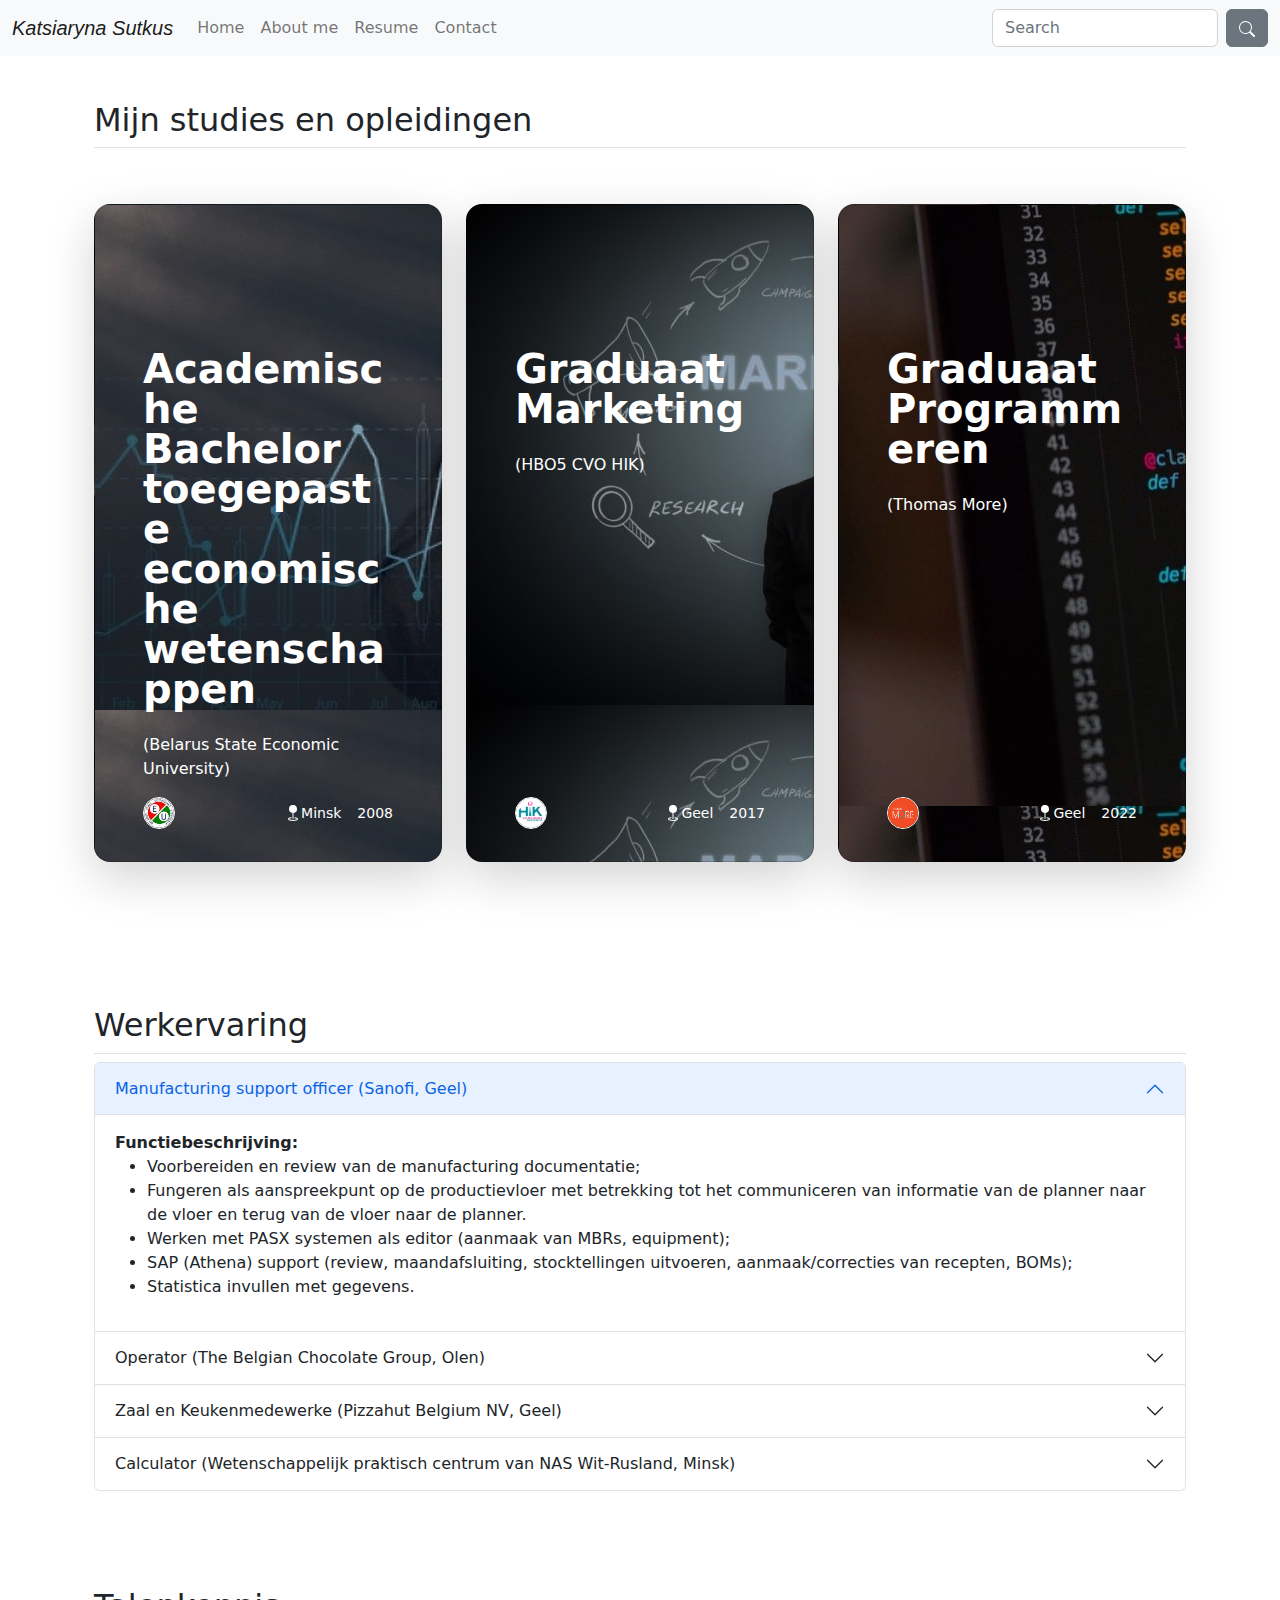
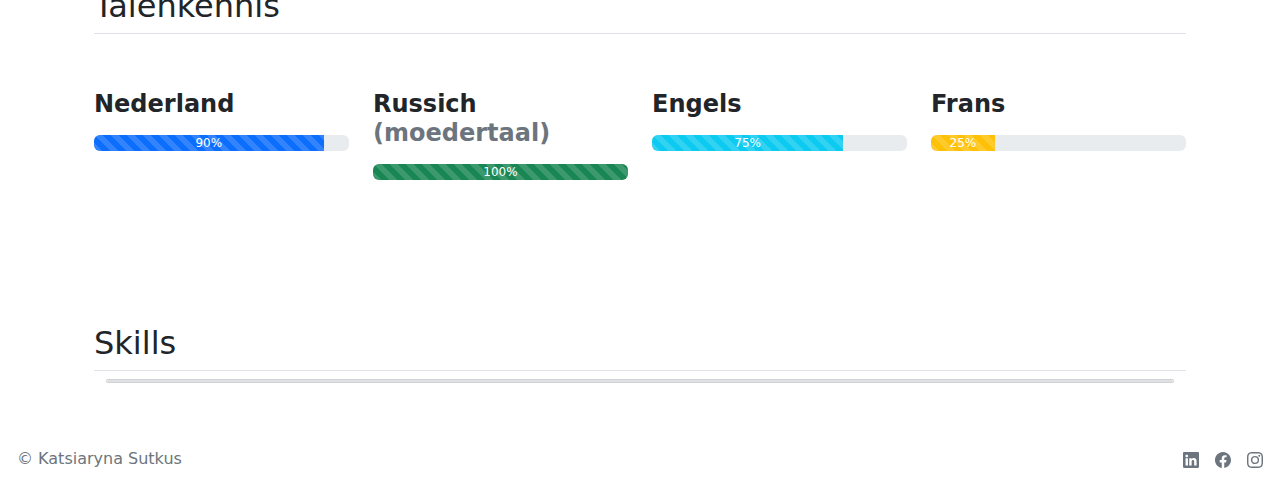
<file: Project2/resume.html>
<!DOCTYPE html>
<html lang="en">
<head>
    <meta charset="UTF-8">
    <meta http-equiv="X-UA-Compatible" content="IE=edge">
    <meta name="viewport" content="width=device-width, initial-scale=1.0">
    <link rel="icon" href="documenten/favicon.ico" type="image/gif" sizes="16x16">
    <link href="https://cdn.jsdelivr.net/npm/bootstrap@5.2.3/dist/css/bootstrap.min.css" rel="stylesheet" integrity="sha384-rbsA2VBKQhggwzxH7pPCaAqO46MgnOM80zW1RWuH61DGLwZJEdK2Kadq2F9CUG65" crossorigin="anonymous">
    <title>Resume</title>
    <!-- link naar online locatie en naar locatie in map -->
    <!-- <link href="https://cdn.jsdelivr.net/npm/bootstrap@5.2.3/dist/css/bootstrap.min.css" rel="stylesheet" integrity="sha384-rbsA2VBKQhggwzxH7pPCaAqO46MgnOM80zW1RWuH61DGLwZJEdK2Kadq2F9CUG65" crossorigin="anonymous"> -->
    <link href="css/bootstrap.min.css" rel="stylesheet">
    <!-- eigen CSS bestand -->
    <link href="css/style.css" rel="stylesheet">
    <!--  voor carousel -->
    <link href="vendor/OwlCarousel2/assets/owl.carousel.css" rel="stylesheet" type="text/css">
    <link href="vendor/OwlCarousel2/assets/owl.theme.default.css" rel="stylesheet" type="text/css"> 
</head>
<body>

    <!-- Navigatie bar -->
    <nav class="navbar navbar-expand-lg fixed-top bg-light">
      <div class="container-fluid">
          <!-- logo of naam toegevoegd -->
          <a class="navbar-brand fst-italic" href="index.html" id="logo">
              Katsiaryna Sutkus
            </a>
            <!-- button die wordt zichbaar als scherm kleiner wordt -->
        <button class="navbar-toggler" type="button" data-bs-toggle="collapse" data-bs-target="#navbarSupportedContent" aria-controls="navbarSupportedContent" aria-expanded="false" aria-label="Toggle navigation">
          <span class="navbar-toggler-icon"></span>
        </button>

        <div class="collapse navbar-collapse" id="navbarSupportedContent">
          <ul class="navbar-nav me-auto mb-2 mb-lg-0">
            <li class="nav-item">
              <a class="nav-link" aria-current="page" href="index.html">Home</a>
            </li>
            <li class="nav-item">
              <a class="nav-link" href="about_me.html">About me</a>
            </li>
            <li class="nav-item">
              <a class="nav-link" href="resume.html">Resume</a>
            </li>
            <li class="nav-item">
              <a class="nav-link" href="contact.html">Contact</a>
            </li> 
          </ul>
          <!-- search button -->
          <form class="d-flex" role="search">
            <input class="form-control me-2" type="search" placeholder="Search" aria-label="Search">
            
            <button class="btn btn-secondary" type="submit">
              <svg xmlns="http://www.w3.org/2000/svg" width="16" height="16" fill="currentColor" class="bi bi-search" viewBox="0 0 16 16">
                <path d="M11.742 10.344a6.5 6.5 0 1 0-1.397 1.398h-.001c.03.04.062.078.098.115l3.85 3.85a1 1 0 0 0 1.415-1.414l-3.85-3.85a1.007 1.007 0 0 0-.115-.1zM12 6.5a5.5 5.5 0 1 1-11 0 5.5 5.5 0 0 1 11 0z"/>
              </svg>
            </button>
          </form>
        </div>
      </div>
    </nav>
 
 <!-- Opledingen -->

 <!-- <div class="b-example-divider"></div> -->

  <div class="container px-4 py-5">
    <h2 class="pb-2 border-bottom">Mijn studies en opleidingen</h2>

    <div class="row row-cols-1 row-cols-lg-3 align-items-stretch g-4 py-5">
      <div class="col">
        <div class="card card-cover h-100 overflow-hidden text-bg-dark rounded-4 shadow-lg" style="background-image: url('img/economie.png');">
          <div class="d-flex flex-column h-100 p-5 pb-3 text-white text-shadow-1">
            <h3 class="pt-5 mt-5 mb-4 display-6 lh-1 fw-bold">Academische Bachelor toegepaste economische wetenschappen</h3>
            <p>(Belarus State Economic University)</p>
            <ul class="d-flex list-unstyled mt-auto">
              <li class="me-auto">
                <img src="img/bseu_logo.jfif" alt="Bootstrap" width="32" height="32" class="rounded-circle border border-white">
              </li>
              <li class="d-flex align-items-center me-3">
                <svg xmlns="http://www.w3.org/2000/svg" width="16" height="16" fill="currentColor" class="bi bi-geo-fill" viewBox="0 0 16 16">
                  <path fill-rule="evenodd" d="M4 4a4 4 0 1 1 4.5 3.969V13.5a.5.5 0 0 1-1 0V7.97A4 4 0 0 1 4 3.999zm2.493 8.574a.5.5 0 0 1-.411.575c-.712.118-1.28.295-1.655.493a1.319 1.319 0 0 0-.37.265.301.301 0 0 0-.057.09V14l.002.008a.147.147 0 0 0 .016.033.617.617 0 0 0 .145.15c.165.13.435.27.813.395.751.25 1.82.414 3.024.414s2.273-.163 3.024-.414c.378-.126.648-.265.813-.395a.619.619 0 0 0 .146-.15.148.148 0 0 0 .015-.033L12 14v-.004a.301.301 0 0 0-.057-.09 1.318 1.318 0 0 0-.37-.264c-.376-.198-.943-.375-1.655-.493a.5.5 0 1 1 .164-.986c.77.127 1.452.328 1.957.594C12.5 13 13 13.4 13 14c0 .426-.26.752-.544.977-.29.228-.68.413-1.116.558-.878.293-2.059.465-3.34.465-1.281 0-2.462-.172-3.34-.465-.436-.145-.826-.33-1.116-.558C3.26 14.752 3 14.426 3 14c0-.599.5-1 .961-1.243.505-.266 1.187-.467 1.957-.594a.5.5 0 0 1 .575.411z"/>
                </svg>
                <small>Minsk</small>
              </li>
              <li class="d-flex align-items-center">
                <!-- <svg class="bi me-2" width="1em" height="1em"><use xlink:href="#calendar3"/></svg> -->
                <small>2008</small>
              </li>
            </ul>
          </div>
        </div>
      </div>

      <div class="col">
        <div class="card card-cover h-100 overflow-hidden text-bg-dark rounded-4 shadow-lg" style="background-image: url('img/marketing.jpg');">
          <div class="d-flex flex-column h-100 p-5 pb-3 text-white text-shadow-1">
            <h3 class="pt-5 mt-5 mb-4 display-6 lh-1 fw-bold">Graduaat Marketing</h3>
            <p>(HBO5 CVO HIK)</p>
            <ul class="d-flex list-unstyled mt-auto">
              <li class="me-auto">
                <img src="img/hik_logo.png" alt="Bootstrap" width="32" height="32" class="rounded-circle border border-white">
              </li>
              <li class="d-flex align-items-center me-3">
                <svg xmlns="http://www.w3.org/2000/svg" width="16" height="16" fill="currentColor" class="bi bi-geo-fill" viewBox="0 0 16 16">
                  <path fill-rule="evenodd" d="M4 4a4 4 0 1 1 4.5 3.969V13.5a.5.5 0 0 1-1 0V7.97A4 4 0 0 1 4 3.999zm2.493 8.574a.5.5 0 0 1-.411.575c-.712.118-1.28.295-1.655.493a1.319 1.319 0 0 0-.37.265.301.301 0 0 0-.057.09V14l.002.008a.147.147 0 0 0 .016.033.617.617 0 0 0 .145.15c.165.13.435.27.813.395.751.25 1.82.414 3.024.414s2.273-.163 3.024-.414c.378-.126.648-.265.813-.395a.619.619 0 0 0 .146-.15.148.148 0 0 0 .015-.033L12 14v-.004a.301.301 0 0 0-.057-.09 1.318 1.318 0 0 0-.37-.264c-.376-.198-.943-.375-1.655-.493a.5.5 0 1 1 .164-.986c.77.127 1.452.328 1.957.594C12.5 13 13 13.4 13 14c0 .426-.26.752-.544.977-.29.228-.68.413-1.116.558-.878.293-2.059.465-3.34.465-1.281 0-2.462-.172-3.34-.465-.436-.145-.826-.33-1.116-.558C3.26 14.752 3 14.426 3 14c0-.599.5-1 .961-1.243.505-.266 1.187-.467 1.957-.594a.5.5 0 0 1 .575.411z"/>
                </svg>
                <small>Geel</small>
              </li>
              <li class="d-flex align-items-center">
                <!-- <svg class="bi me-2" width="1em" height="1em"><use xlink:href="#calendar3"/></svg> -->
                <small>2017</small>
              </li>
            </ul>
          </div>
        </div>
      </div>

      <div class="col">
        <div class="card card-cover h-100 overflow-hidden text-bg-dark rounded-4 shadow-lg" style="background-image: url('img/programmeren-900.jpg');">
          <div class="d-flex flex-column h-100 p-5 pb-3 text-shadow-1">
            <h3 class="pt-5 mt-5 mb-4 display-6 lh-1 fw-bold">Graduaat Programmeren</h3>
            <p>(Thomas More)</p>
            <ul class="d-flex list-unstyled mt-auto">
              <li class="me-auto">
                <img src="img/thomas_more_logo.png" alt="Bootstrap" width="32" height="32" class="rounded-circle border border-white">
              </li>
              <li class="d-flex align-items-center me-3">
                <!-- <svg class="bi me-2" width="1em" height="1em"><use xlink:href="#geo-fill"/></svg> -->
                <svg xmlns="http://www.w3.org/2000/svg" width="16" height="16" fill="currentColor" class="bi bi-geo-fill" viewBox="0 0 16 16">
                    <path fill-rule="evenodd" d="M4 4a4 4 0 1 1 4.5 3.969V13.5a.5.5 0 0 1-1 0V7.97A4 4 0 0 1 4 3.999zm2.493 8.574a.5.5 0 0 1-.411.575c-.712.118-1.28.295-1.655.493a1.319 1.319 0 0 0-.37.265.301.301 0 0 0-.057.09V14l.002.008a.147.147 0 0 0 .016.033.617.617 0 0 0 .145.15c.165.13.435.27.813.395.751.25 1.82.414 3.024.414s2.273-.163 3.024-.414c.378-.126.648-.265.813-.395a.619.619 0 0 0 .146-.15.148.148 0 0 0 .015-.033L12 14v-.004a.301.301 0 0 0-.057-.09 1.318 1.318 0 0 0-.37-.264c-.376-.198-.943-.375-1.655-.493a.5.5 0 1 1 .164-.986c.77.127 1.452.328 1.957.594C12.5 13 13 13.4 13 14c0 .426-.26.752-.544.977-.29.228-.68.413-1.116.558-.878.293-2.059.465-3.34.465-1.281 0-2.462-.172-3.34-.465-.436-.145-.826-.33-1.116-.558C3.26 14.752 3 14.426 3 14c0-.599.5-1 .961-1.243.505-.266 1.187-.467 1.957-.594a.5.5 0 0 1 .575.411z"/>
                  </svg>
                <small>Geel</small>
              </li>
              <li class="d-flex align-items-center">
                <!-- <svg class="bi me-2" width="1em" height="1em"><use xlink:href="#calendar3"/></svg> -->
                <small>2022</small>
              </li>
            </ul>
          </div>
        </div>
      </div>
    </div>
  </div>

    <!-- Werkervaring -->

    <div class="container px-4 py-5">
        <h2 class="pb-2 border-bottom">Werkervaring</h2>
        <div class="accordion" id="accordionExample">
            <div class="accordion-item">
              <h2 class="accordion-header" id="headingOne">
                <button class="accordion-button" type="button" data-bs-toggle="collapse" data-bs-target="#collapseOne" aria-expanded="true" aria-controls="collapseOne">
                    Manufacturing support officer (Sanofi, Geel)
                </button>
              </h2>
              <div id="collapseOne" class="accordion-collapse collapse show" aria-labelledby="headingOne" data-bs-parent="#accordionExample">
                <div class="accordion-body">
                  <strong>Functiebeschrijving:</strong> 
                  <ul>
                    <li>Voorbereiden en review van de manufacturing documentatie;</li>
                    <li>Fungeren als aanspreekpunt op de productievloer met betrekking tot het 
                        communiceren van informatie van de planner naar de vloer en terug van 
                        de vloer naar de planner.</li>
                    <li>Werken met PASX systemen als editor (aanmaak van MBRs, equipment);</li>
                    <li>SAP (Athena) support (review, maandafsluiting, stocktellingen uitvoeren, 
                        aanmaak/correcties van recepten, BOMs);</li>
                    <li>Statistica invullen met gegevens.</li>
                </ul>
                </div>
              </div>
            </div>
            <div class="accordion-item">
              <h2 class="accordion-header" id="headingTwo">
                <button class="accordion-button collapsed" type="button" data-bs-toggle="collapse" data-bs-target="#collapseTwo" aria-expanded="false" aria-controls="collapseTwo">
                    Operator (The Belgian Chocolate Group, Olen)
                </button>
              </h2>
              <div id="collapseTwo" class="accordion-collapse collapse" aria-labelledby="headingTwo" data-bs-parent="#accordionExample">
                <div class="accordion-body">
                  <strong>Functiebeschrijving:</strong> 
                  <ul>
                    <li>netheid van de productielijn controleren en onderhouden;</li>
                    <li>toezicht houden op de toevoer van chocolade en de doorstroming van het 
                        eindproduct en ingrijpen, indien nodig;</li>
                    <li>kwantiteit opvolgen van de productielijn;</li>
                    <li>machines ombouwen en afstellen.</li>
                 </ul>
                </div>
              </div>
            </div>
            <div class="accordion-item">
              <h2 class="accordion-header" id="headingThree">
                <button class="accordion-button collapsed" type="button" data-bs-toggle="collapse" data-bs-target="#collapseThree" aria-expanded="false" aria-controls="collapseThree">
                    Zaal en Keukenmedewerke (Pizzahut Belgium NV, Geel)
                </button>
              </h2>
              <div id="collapseThree" class="accordion-collapse collapse" aria-labelledby="headingThree" data-bs-parent="#accordionExample">
                <div class="accordion-body">
                  <strong>Functiebeschrijving:</strong> 
                  <ul>
                    <li>het bereiden van voorgerechten, pizza’s, pasta’s en salades;</li>
                    <li>toezicht houden op de toevoer van chocolade en de doorstroming van het </li>
                    <li>het onderhoud en de schoonmaak van de keuken.</li>
                </ul>
                </div>
              </div>
            </div>
            <div class="accordion-item">
                <h2 class="accordion-header" id="headingFour">
                  <button class="accordion-button collapsed" type="button" data-bs-toggle="collapse" data-bs-target="#collapseFour" aria-expanded="false" aria-controls="collapseFour">
                    Calculator (Wetenschappelijk praktisch centrum van NAS Wit-Rusland, Minsk)
                  </button>
                </h2>
                <div id="collapseFour" class="accordion-collapse collapse" aria-labelledby="headingFour" data-bs-parent="#accordionExample">
                  <div class="accordion-body">
                    <strong>Functiebeschrijving:</strong> 
                    <ul>
                        <li>de verwerking van nieuwe aanvragen;</li>
                        <li>het onderhouden van contacten met leveranciers en klanten;</li>
                        <li>de opmaak van offertes na analyse van de plannen en diverse bestekken;</li>
                        <li>nabespreking dossiers op basis van nacalculatie.</li>
                    </ul>
                  </div>
                </div>
              </div>
          </div>
      </div>


    <!-- Talenkennis -->

  <div class="container px-4 py-5">
    <h2 class="pb-2 border-bottom">Talenkennis</h2>
    <div class="row g-4 py-5 row-cols-1 row-cols-lg-4">
      <div class="feature col">
        <h3 class="fw-bold mb-0 fs-4">Nederland</h3>
        <p></p>
        <div class="progress">
            <div class="progress-bar progress-bar-striped progress-bar-animated" role="progressbar" aria-label="Animated striped example" aria-valuenow="90" aria-valuemin="0" aria-valuemax="100" style="width: 90%"> 90%</div>
          </div>
      </div>
      <div class="feature col">
        <h3 class="fw-bold mb-0 fs-4">Russich <span class="text-muted">(moedertaal)</span></h3>
        <p></p>
        <div class="progress">
            <div class="progress-bar progress-bar-striped progress-bar-animated bg-success" role="progressbar" aria-label="Animated striped example" aria-valuenow="100" aria-valuemin="0" aria-valuemax="100" style="width: 100%"> 100%</div>
          </div>
      </div>
      <div class="feature col">
        <h3 class="fw-bold mb-0 fs-4">Engels</h3>
        <p></p>
        <div class="progress">
            <div class="progress-bar progress-bar-striped progress-bar-animated bg-info" role="progressbar" aria-label="Animated striped example" aria-valuenow="75" aria-valuemin="0" aria-valuemax="100" style="width: 75%"> 75%</div>
          </div>
      </div>
      <div class="feature col">
        <h3 class="fw-bold mb-0 fs-4">Frans</h3>
        <p></p>
        <div class="progress">
            <div class="progress-bar progress-bar-striped progress-bar-animated bg-warning" role="progressbar" aria-label="Animated striped example" aria-valuenow="25" aria-valuemin="0" aria-valuemax="100" style="width: 25%"> 25%</div>
          </div>
      </div>
    </div>
  </div>

  <!-- Skills -->

<div class="container px-4 py-5" id="featured-3">
    <h2 class="pb-2 border-bottom">Skills</h2>

<div class="container">
    <!-- Example row of columns -->
    <div class="row">
        <div class="col-md-12">

            <div class="card">
                <div class="card border">
                    <!-- <h4 class="card-title">Klanten</h4> -->
                    <div class="owl-carousel owl-theme">
                        <div class="item"> <img src="img/Csharp.png" alt="Csharp" width="200" height="400" /> </div>
                        <div class="item"> <img src="img/HTML5.png" alt="HTML5" width="200" height="400" /></div>
                        <div class="item"> <img src="img/css.png" alt="CSS" width="200" height="400" /> </div>
                        <div class="item"> <img src="img/Bootstrap.png" alt="Bootstrap" width="200" height="400"/></div>
                        <div class="item"> <img src="img/SQL.png" alt="SQL" width="200" height="400" /> </div>
                    </div>
                    <!-- /carousel -->
                </div>
                <!-- /cardbody -->
            </div>
            <!-- /card -->
        </div>
        <!-- /col12 -->
    </div>
    <!-- /row -->
</div>
</div>

 <!-- Footer -->
 <div class="container-fluid">
  <footer class="d-flex justify-content-between align-items-center py-2 my-2">
      <div class="col-md-4 d-flex align-items-center">
          <span class="mb-3 mb-md-0 text-muted">&copy; Katsiaryna Sutkus</span>
      </div>

      <ul class="nav col-md-4 justify-content-end list-unstyled d-flex">
          <li class="ms-3">
              <a class="text-muted" href="https://be.linkedin.com/in/katsiaryna-sutkus-331a3b32" target="Link naar Linked in"> <svg xmlns="http://www.w3.org/2000/svg" width="16" height="16" fill="currentColor" class="bi bi-linkedin" viewBox="0 0 16 16">
                  <path d="M0 1.146C0 .513.526 0 1.175 0h13.65C15.474 0 16 .513 16 1.146v13.708c0 .633-.526 1.146-1.175 1.146H1.175C.526 16 0 15.487 0 14.854V1.146zm4.943 12.248V6.169H2.542v7.225h2.401zm-1.2-8.212c.837 0 1.358-.554 1.358-1.248-.015-.709-.52-1.248-1.342-1.248-.822 0-1.359.54-1.359 1.248 0 .694.521 1.248 1.327 1.248h.016zm4.908 8.212V9.359c0-.216.016-.432.08-.586.173-.431.568-.878 1.232-.878.869 0 1.216.662 1.216 1.634v3.865h2.401V9.25c0-2.22-1.184-3.252-2.764-3.252-1.274 0-1.845.7-2.165 1.193v.025h-.016a5.54 5.54 0 0 1 .016-.025V6.169h-2.4c.03.678 0 7.225 0 7.225h2.4z"/>
                </svg> </a>
          </li>
          <li class="ms-3">
              <a class="text-muted" href="https://www.facebook.com/katsiaryna.sutkus" target="Link naar Facebook"> <svg xmlns="http://www.w3.org/2000/svg" width="16" height="16" fill="currentColor" class="bi bi-facebook" viewBox="0 0 16 16">
                  <path d="M16 8.049c0-4.446-3.582-8.05-8-8.05C3.58 0-.002 3.603-.002 8.05c0 4.017 2.926 7.347 6.75 7.951v-5.625h-2.03V8.05H6.75V6.275c0-2.017 1.195-3.131 3.022-3.131.876 0 1.791.157 1.791.157v1.98h-1.009c-.993 0-1.303.621-1.303 1.258v1.51h2.218l-.354 2.326H9.25V16c3.824-.604 6.75-3.934 6.75-7.951z"/>
                </svg></a>
          </li>
          <li class="ms-3">
              <a class="text-muted" href="https://www.instagram.com/katsiaryna_sutkus/" target="Link naar Instagram"> <svg xmlns="http://www.w3.org/2000/svg" width="16" height="16" fill="currentColor" class="bi bi-instagram" viewBox="0 0 16 16">
                  <path d="M8 0C5.829 0 5.556.01 4.703.048 3.85.088 3.269.222 2.76.42a3.917 3.917 0 0 0-1.417.923A3.927 3.927 0 0 0 .42 2.76C.222 3.268.087 3.85.048 4.7.01 5.555 0 5.827 0 8.001c0 2.172.01 2.444.048 3.297.04.852.174 1.433.372 1.942.205.526.478.972.923 1.417.444.445.89.719 1.416.923.51.198 1.09.333 1.942.372C5.555 15.99 5.827 16 8 16s2.444-.01 3.298-.048c.851-.04 1.434-.174 1.943-.372a3.916 3.916 0 0 0 1.416-.923c.445-.445.718-.891.923-1.417.197-.509.332-1.09.372-1.942C15.99 10.445 16 10.173 16 8s-.01-2.445-.048-3.299c-.04-.851-.175-1.433-.372-1.941a3.926 3.926 0 0 0-.923-1.417A3.911 3.911 0 0 0 13.24.42c-.51-.198-1.092-.333-1.943-.372C10.443.01 10.172 0 7.998 0h.003zm-.717 1.442h.718c2.136 0 2.389.007 3.232.046.78.035 1.204.166 1.486.275.373.145.64.319.92.599.28.28.453.546.598.92.11.281.24.705.275 1.485.039.843.047 1.096.047 3.231s-.008 2.389-.047 3.232c-.035.78-.166 1.203-.275 1.485a2.47 2.47 0 0 1-.599.919c-.28.28-.546.453-.92.598-.28.11-.704.24-1.485.276-.843.038-1.096.047-3.232.047s-2.39-.009-3.233-.047c-.78-.036-1.203-.166-1.485-.276a2.478 2.478 0 0 1-.92-.598 2.48 2.48 0 0 1-.6-.92c-.109-.281-.24-.705-.275-1.485-.038-.843-.046-1.096-.046-3.233 0-2.136.008-2.388.046-3.231.036-.78.166-1.204.276-1.486.145-.373.319-.64.599-.92.28-.28.546-.453.92-.598.282-.11.705-.24 1.485-.276.738-.034 1.024-.044 2.515-.045v.002zm4.988 1.328a.96.96 0 1 0 0 1.92.96.96 0 0 0 0-1.92zm-4.27 1.122a4.109 4.109 0 1 0 0 8.217 4.109 4.109 0 0 0 0-8.217zm0 1.441a2.667 2.667 0 1 1 0 5.334 2.667 2.667 0 0 1 0-5.334z"/>
                </svg> </a>
          </li>
      </ul>
  </footer>
</div>
<!-- <script src="https://cdn.jsdelivr.net/npm/bootstrap@5.2.3/dist/js/bootstrap.bundle.min.js" integrity="sha384-kenU1KFdBIe4zVF0s0G1M5b4hcpxyD9F7jL+jjXkk+Q2h455rYXK/7HAuoJl+0I4" crossorigin="anonymous"></script> -->
<script src="js/bootstrap.bundle.min.js"></script>

<script src="https://code.jquery.com/jquery-3.4.1.slim.min.js " integrity="sha384-J6qa4849blE2+poT4WnyKhv5vZF5SrPo0iEjwBvKU7imGFAV0wwj1yYfoRSJoZ+n " crossorigin="anonymous ">
</script>

<script src="vendor/OwlCarousel2/owl.carousel.min.js " type="text/javascript "></script>
<!-- <script src="vendor/OwlCarousel2/owl.carousel.min.js " type="text/javascript "></script> -->
<script type="text/javascript ">
    $('.owl-carousel').owlCarousel({
        loop: true,
        margin: 10,
        nav: true,
        responsive: {
            0: {
                items: 1
            },
            600: {
                items: 3
            },
            1000: {
                items: 3
            }
        }
    })
</script>

</body>
</html>
</file>
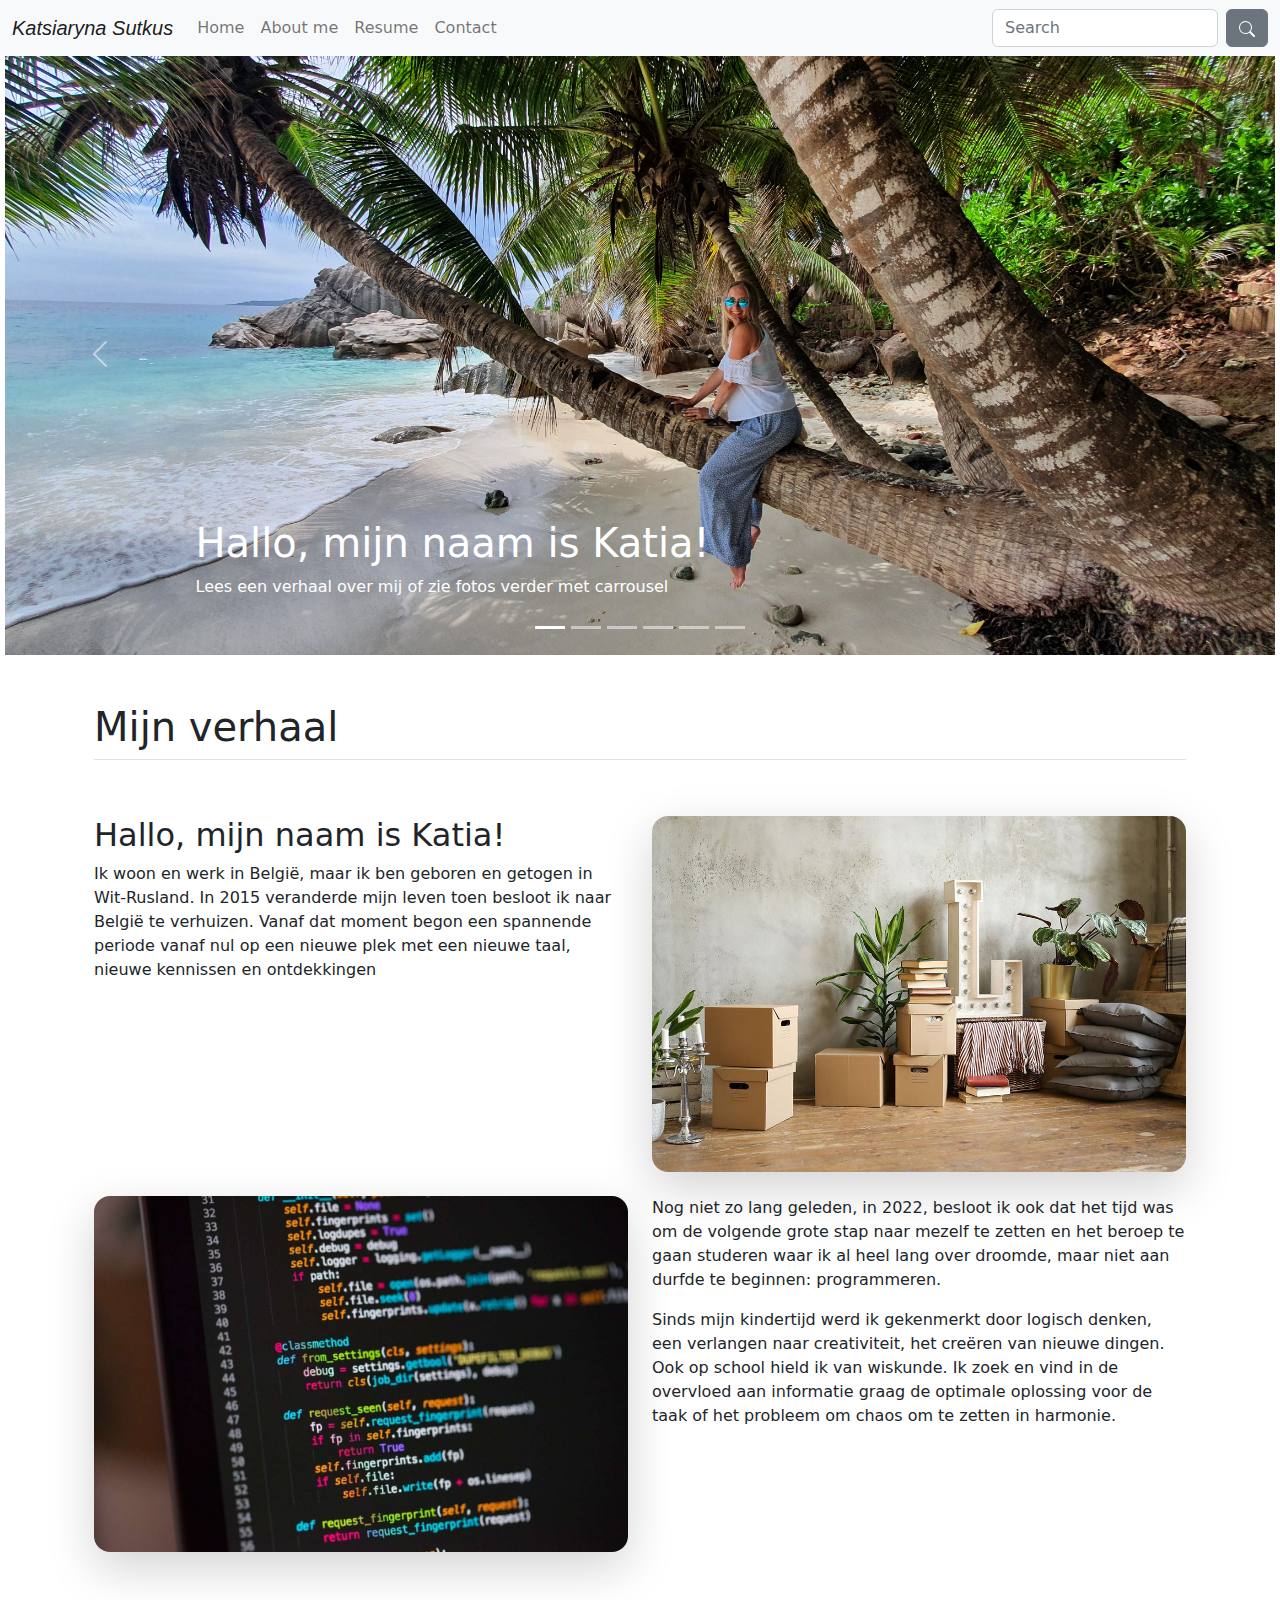
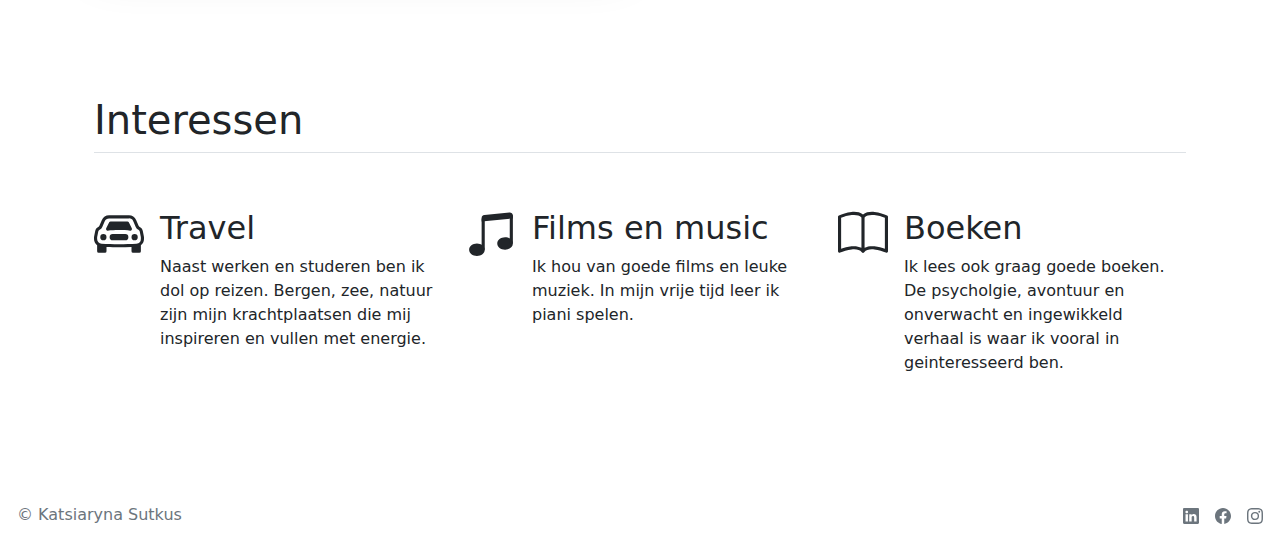
<file: Project2/root/about_me.html>
<!DOCTYPE html>
<html lang="en">
<head>
    <meta charset="UTF-8">
    <meta http-equiv="X-UA-Compatible" content="IE=edge">
    <meta name="viewport" content="width=device-width, initial-scale=1.0">
    <link rel="icon" href="../documenten/favicon.ico" type="image/gif" sizes="16x16">
    <title>About me</title>
     <!-- link naar online locatie en naar locatie in map -->
    <!-- <link href="https://cdn.jsdelivr.net/npm/bootstrap@5.2.3/dist/css/bootstrap.min.css" rel="stylesheet" integrity="sha384-rbsA2VBKQhggwzxH7pPCaAqO46MgnOM80zW1RWuH61DGLwZJEdK2Kadq2F9CUG65" crossorigin="anonymous"> -->
    <link href="../css/bootstrap.min.css" rel="stylesheet">
    <!-- eigen CSS bestand -->
    <link href="../css/style.css" rel="stylesheet">
</head>
<body>
<!-- Navigatie bar -->
<nav class="navbar navbar-expand-lg fixed-top bg-light">
  <div class="container-fluid">
      <!-- logo of naam toegevoegd -->
      <a class="navbar-brand fst-italic" href="index.html" id="logo">
          Katsiaryna Sutkus
        </a>
        <!-- button die wordt zichbaar als scherm kleiner wordt -->
    <button class="navbar-toggler" type="button" data-bs-toggle="collapse" data-bs-target="#navbarSupportedContent" aria-controls="navbarSupportedContent" aria-expanded="false" aria-label="Toggle navigation">
      <span class="navbar-toggler-icon"></span>
    </button>

    <div class="collapse navbar-collapse" id="navbarSupportedContent">
      <ul class="navbar-nav me-auto mb-2 mb-lg-0">
        <li class="nav-item">
          <a class="nav-link" href="index.html">Home</a>
        </li>
        <li class="nav-item">
          <a class="nav-link" href="about_me.html">About me</a>
        </li>
        <li class="nav-item">
          <a class="nav-link" href="resume.html">Resume</a>
        </li>
        <li class="nav-item">
          <a class="nav-link" href="contact.html">Contact</a>
        </li> 
      </ul>
      <!-- search button -->
      <form class="d-flex" role="search">
        <input class="form-control me-2" type="search" placeholder="Search" aria-label="Search">
        
        <button class="btn btn-secondary" type="submit">
          <svg xmlns="http://www.w3.org/2000/svg" width="16" height="16" fill="currentColor" class="bi bi-search" viewBox="0 0 16 16">
            <path d="M11.742 10.344a6.5 6.5 0 1 0-1.397 1.398h-.001c.03.04.062.078.098.115l3.85 3.85a1 1 0 0 0 1.415-1.414l-3.85-3.85a1.007 1.007 0 0 0-.115-.1zM12 6.5a5.5 5.5 0 1 1-11 0 5.5 5.5 0 0 1 11 0z"/>
          </svg>
        </button>
      </form>
    </div>
  </div>
</nav>

<div></div>
<!-- Carousel -->
<div id="myCarousel" class="carousel slide" data-bs-ride="false">
    <div class="carousel-indicators">
      <button type="button" data-bs-target="#myCarousel" data-bs-slide-to="0" class="active" aria-current="true" aria-label="Slide 1"></button>
      <button type="button" data-bs-target="#myCarousel" data-bs-slide-to="1" aria-label="Slide 2"></button>
      <button type="button" data-bs-target="#myCarousel" data-bs-slide-to="2" aria-label="Slide 3"></button>
      <button type="button" data-bs-target="#myCarousel" data-bs-slide-to="3" aria-label="Slide 4"></button>
      <button type="button" data-bs-target="#myCarousel" data-bs-slide-to="4" aria-label="Slide 5"></button>
      <button type="button" data-bs-target="#myCarousel" data-bs-slide-to="5" aria-label="Slide 6"></button>
    </div>
    <div class="carousel-inner">
      <div class="carousel-item active">
        <img src="../img/foto_travel1.jpg" class="d-block w-100" alt="Foto of me 1">
        <div class="container">
          <div class="carousel-caption text-start">
            <h1>Hallo, mijn naam is Katia!</h1>
            <p>Lees een verhaal over mij of zie fotos verder met carrousel</p>
          </div>
        </div>
      </div>
      <div class="carousel-item">
        <img src="../img/foto_travel2.jpg" class="d-block w-100" alt="Foto of me 2">
        <div class="container">
          <div class="carousel-caption text-start">
            <h1>Hiking in Oostenrijk</h1>
            <p>Ik hou van reisen en neiuwe plekken voor mezelf te ontdekken</p>
          </div>
        </div>
      </div>
      <div class="carousel-item">
        <img src="../img/foto_travel3.jpg" class="d-block w-100" alt="Foto of me 2">
        <div class="container">
          <div class="carousel-caption text-start">
            <h1>Trip in Turkije</h1>
            <p>Reizen is nog leuker als je met vrienden of familie bent.</p>
          </div>
        </div>
      </div>
      <div class="carousel-item">
        <img src="../img/familiefoto.jpg" class="d-block w-100" alt="Familiefoto">
        <div class="container">
          <div class="carousel-caption text-start">
            <h1>Familie</h1>
            <p>Ondanks alle coronabeperkingen hebben we in 2021 onze eigen kleine gezien kunnen maken</p>
          </div>
        </div>
      </div>
      <div class="carousel-item">
        <img src="../img/foto_travel5.jpg" class="d-block w-100" alt="Foto of me 3">
        <div class="container">
          <div class="carousel-caption text-start">
            <h1>Trip naar Seychellen</h1>
            <p>Nu gaan we samen de wereld ontdekken</p>
          </div>
        </div>
    </div>
    <div class="carousel-item">
      <img src="../img/hond.JPG" class="d-block w-100" alt="Hond Jack">
      <div class="container">
        <div class="carousel-caption text-start">
          <h1>Jack</h1>
          <p>Onze hondje Jack</p>
        </div>
      </div>
      
    </div>
    </div>
    <button class="carousel-control-prev" type="button" data-bs-target="#myCarousel" data-bs-slide="prev">
      <span class="carousel-control-prev-icon" aria-hidden="true"></span>
      <span class="visually-hidden">Previous</span>
    </button>
    <button class="carousel-control-next" type="button" data-bs-target="#myCarousel" data-bs-slide="next">
      <span class="carousel-control-next-icon" aria-hidden="true"></span>
      <span class="visually-hidden">Next</span>
    </button>
  </div>

 <!--Text--> 
 <div class="container px-4 py-5">
    <h1 class="pb-2 border-bottom">Mijn verhaal</h1>
    <div class="row g-4 py-5 row-cols-1 row-cols-lg-2">
      <div class="feature col">
        <h3 class="fs-2">Hallo, mijn naam is Katia!</h3>
        <p>Ik woon en werk in België, maar ik ben geboren en getogen in Wit-Rusland. In 
            2015 veranderde mijn leven toen besloot ik naar België te verhuizen. Vanaf dat 
            moment begon een spannende periode vanaf nul op een nieuwe plek met een 
            nieuwe taal, nieuwe kennissen en ontdekkingen</p>
      </div>
      <div class="feature col">
        <div>
            <img src="../img/verhuis.jpg" class="d-block w-100 rounded-4 shadow-lg" alt="verhuis">
        </div>
      </div>
      <div class="feature col">
        <div>
            <img src="../img/programmeren.jpg" class="d-block w-100 rounded-4 shadow-lg" alt="foto programmeren">
        </div>
      </div>
      <div class="feature col">
        <p>Nog niet zo lang geleden, in 2022, besloot ik ook dat het tijd was om de volgende 
            grote stap naar mezelf te zetten en het beroep te gaan studeren waar ik al heel 
            lang over droomde, maar niet aan durfde te beginnen: programmeren.</p>
        <p>Sinds mijn kindertijd werd ik gekenmerkt door logisch denken, een verlangen 
            naar creativiteit, het creëren van nieuwe dingen.
            Ook op school hield ik van wiskunde. Ik zoek en vind in de overvloed aan 
            informatie graag de optimale oplossing voor de taak of het probleem om chaos 
            om te zetten in harmonie.</p> 
      </div>
    </div>
    </div>

<!-- Interessen -->
    <div class="container px-4 py-5">
        <h1 class="pb-2 border-bottom">Interessen</h1>
        <div class="row g-4 py-5 row-cols-1 row-cols-lg-3">
          <div class="col d-flex align-items-start">
            <div class="icon-square  d-inline-flex align-items-center justify-content-center fs-4 flex-shrink-0 me-3">
              <svg xmlns="http://www.w3.org/2000/svg" width="50" height="50" fill="currentColor" class="bi bi-car-front" viewBox="0 0 16 16">
                <path d="M4 9a1 1 0 1 1-2 0 1 1 0 0 1 2 0Zm10 0a1 1 0 1 1-2 0 1 1 0 0 1 2 0ZM6 8a1 1 0 0 0 0 2h4a1 1 0 1 0 0-2H6ZM4.862 4.276 3.906 6.19a.51.51 0 0 0 .497.731c.91-.073 2.35-.17 3.597-.17 1.247 0 2.688.097 3.597.17a.51.51 0 0 0 .497-.731l-.956-1.913A.5.5 0 0 0 10.691 4H5.309a.5.5 0 0 0-.447.276Z"/>
                <path d="M2.52 3.515A2.5 2.5 0 0 1 4.82 2h6.362c1 0 1.904.596 2.298 1.515l.792 1.848c.075.175.21.319.38.404.5.25.855.715.965 1.262l.335 1.679c.033.161.049.325.049.49v.413c0 .814-.39 1.543-1 1.997V13.5a.5.5 0 0 1-.5.5h-2a.5.5 0 0 1-.5-.5v-1.338c-1.292.048-2.745.088-4 .088s-2.708-.04-4-.088V13.5a.5.5 0 0 1-.5.5h-2a.5.5 0 0 1-.5-.5v-1.892c-.61-.454-1-1.183-1-1.997v-.413a2.5 2.5 0 0 1 .049-.49l.335-1.68c.11-.546.465-1.012.964-1.261a.807.807 0 0 0 .381-.404l.792-1.848ZM4.82 3a1.5 1.5 0 0 0-1.379.91l-.792 1.847a1.8 1.8 0 0 1-.853.904.807.807 0 0 0-.43.564L1.03 8.904a1.5 1.5 0 0 0-.03.294v.413c0 .796.62 1.448 1.408 1.484 1.555.07 3.786.155 5.592.155 1.806 0 4.037-.084 5.592-.155A1.479 1.479 0 0 0 15 9.611v-.413c0-.099-.01-.197-.03-.294l-.335-1.68a.807.807 0 0 0-.43-.563 1.807 1.807 0 0 1-.853-.904l-.792-1.848A1.5 1.5 0 0 0 11.18 3H4.82Z"/>
              </svg>
            </div>
            <div>
              <h3 class="fs-2">Travel</h3>
              <p>Naast werken en studeren ben ik dol op reizen. Bergen, zee, natuur zijn mijn 
                krachtplaatsen die mij inspireren en vullen met energie.</p>
            </div>
          </div>
          <div class="col d-flex align-items-start">
            <div class="icon-square  d-inline-flex align-items-center justify-content-center fs-4 flex-shrink-0 me-3">
              <svg xmlns="http://www.w3.org/2000/svg" width="50" height="50" fill="currentColor" class="bi bi-music-note-beamed" viewBox="0 0 16 16">
                <path d="M6 13c0 1.105-1.12 2-2.5 2S1 14.105 1 13c0-1.104 1.12-2 2.5-2s2.5.896 2.5 2zm9-2c0 1.105-1.12 2-2.5 2s-2.5-.895-2.5-2 1.12-2 2.5-2 2.5.895 2.5 2z"/>
                <path fill-rule="evenodd" d="M14 11V2h1v9h-1zM6 3v10H5V3h1z"/>
                <path d="M5 2.905a1 1 0 0 1 .9-.995l8-.8a1 1 0 0 1 1.1.995V3L5 4V2.905z"/>
              </svg>
            </div>
            <div>
              <h3 class="fs-2">Films en music</h3>
              <p>Ik hou van goede films en leuke muziek. In mijn vrije tijd leer ik piani spelen.</p>
            </div>
          </div>
          <div class="col d-flex align-items-start">
            <div class="icon-square d-inline-flex align-items-center justify-content-center fs-4 flex-shrink-0 me-3">
              <svg xmlns="http://www.w3.org/2000/svg" width="50" height="50" fill="currentColor" class="bi bi-book" viewBox="0 0 16 16">
                <path d="M1 2.828c.885-.37 2.154-.769 3.388-.893 1.33-.134 2.458.063 3.112.752v9.746c-.935-.53-2.12-.603-3.213-.493-1.18.12-2.37.461-3.287.811V2.828zm7.5-.141c.654-.689 1.782-.886 3.112-.752 1.234.124 2.503.523 3.388.893v9.923c-.918-.35-2.107-.692-3.287-.81-1.094-.111-2.278-.039-3.213.492V2.687zM8 1.783C7.015.936 5.587.81 4.287.94c-1.514.153-3.042.672-3.994 1.105A.5.5 0 0 0 0 2.5v11a.5.5 0 0 0 .707.455c.882-.4 2.303-.881 3.68-1.02 1.409-.142 2.59.087 3.223.877a.5.5 0 0 0 .78 0c.633-.79 1.814-1.019 3.222-.877 1.378.139 2.8.62 3.681 1.02A.5.5 0 0 0 16 13.5v-11a.5.5 0 0 0-.293-.455c-.952-.433-2.48-.952-3.994-1.105C10.413.809 8.985.936 8 1.783z"/>
              </svg>
            </div>
            <div>
              <h3 class="fs-2">Boeken</h3>
              <p>Ik lees ook graag goede boeken. De psycholgie, avontuur en onverwacht en ingewikkeld verhaal is waar ik vooral in geinteresseerd ben.</p>
            </div>
          </div>
        </div>
      </div>

  <!-- Footer -->
  <div class="container-fluid">
    <footer class="d-flex justify-content-between align-items-center py-2 my-2">
        <div class="col-md-4 d-flex align-items-center">
            <span class="mb-3 mb-md-0 text-muted">&copy; Katsiaryna Sutkus</span>
        </div>

        <ul class="nav col-md-4 justify-content-end list-unstyled d-flex">
            <li class="ms-3">
                <a class="text-muted" href="https://be.linkedin.com/in/katsiaryna-sutkus-331a3b32" target="Link naar Linked in"> <svg xmlns="http://www.w3.org/2000/svg" width="16" height="16" fill="currentColor" class="bi bi-linkedin" viewBox="0 0 16 16">
                    <path d="M0 1.146C0 .513.526 0 1.175 0h13.65C15.474 0 16 .513 16 1.146v13.708c0 .633-.526 1.146-1.175 1.146H1.175C.526 16 0 15.487 0 14.854V1.146zm4.943 12.248V6.169H2.542v7.225h2.401zm-1.2-8.212c.837 0 1.358-.554 1.358-1.248-.015-.709-.52-1.248-1.342-1.248-.822 0-1.359.54-1.359 1.248 0 .694.521 1.248 1.327 1.248h.016zm4.908 8.212V9.359c0-.216.016-.432.08-.586.173-.431.568-.878 1.232-.878.869 0 1.216.662 1.216 1.634v3.865h2.401V9.25c0-2.22-1.184-3.252-2.764-3.252-1.274 0-1.845.7-2.165 1.193v.025h-.016a5.54 5.54 0 0 1 .016-.025V6.169h-2.4c.03.678 0 7.225 0 7.225h2.4z"/>
                  </svg> </a>
            </li>
            <li class="ms-3">
                <a class="text-muted" href="https://www.facebook.com/katsiaryna.sutkus" target="Link naar Facebook"> <svg xmlns="http://www.w3.org/2000/svg" width="16" height="16" fill="currentColor" class="bi bi-facebook" viewBox="0 0 16 16">
                    <path d="M16 8.049c0-4.446-3.582-8.05-8-8.05C3.58 0-.002 3.603-.002 8.05c0 4.017 2.926 7.347 6.75 7.951v-5.625h-2.03V8.05H6.75V6.275c0-2.017 1.195-3.131 3.022-3.131.876 0 1.791.157 1.791.157v1.98h-1.009c-.993 0-1.303.621-1.303 1.258v1.51h2.218l-.354 2.326H9.25V16c3.824-.604 6.75-3.934 6.75-7.951z"/>
                  </svg></a>
            </li>
            <li class="ms-3">
                <a class="text-muted" href="https://www.instagram.com/katsiaryna_sutkus/" target="Link naar Instagram"> <svg xmlns="http://www.w3.org/2000/svg" width="16" height="16" fill="currentColor" class="bi bi-instagram" viewBox="0 0 16 16">
                    <path d="M8 0C5.829 0 5.556.01 4.703.048 3.85.088 3.269.222 2.76.42a3.917 3.917 0 0 0-1.417.923A3.927 3.927 0 0 0 .42 2.76C.222 3.268.087 3.85.048 4.7.01 5.555 0 5.827 0 8.001c0 2.172.01 2.444.048 3.297.04.852.174 1.433.372 1.942.205.526.478.972.923 1.417.444.445.89.719 1.416.923.51.198 1.09.333 1.942.372C5.555 15.99 5.827 16 8 16s2.444-.01 3.298-.048c.851-.04 1.434-.174 1.943-.372a3.916 3.916 0 0 0 1.416-.923c.445-.445.718-.891.923-1.417.197-.509.332-1.09.372-1.942C15.99 10.445 16 10.173 16 8s-.01-2.445-.048-3.299c-.04-.851-.175-1.433-.372-1.941a3.926 3.926 0 0 0-.923-1.417A3.911 3.911 0 0 0 13.24.42c-.51-.198-1.092-.333-1.943-.372C10.443.01 10.172 0 7.998 0h.003zm-.717 1.442h.718c2.136 0 2.389.007 3.232.046.78.035 1.204.166 1.486.275.373.145.64.319.92.599.28.28.453.546.598.92.11.281.24.705.275 1.485.039.843.047 1.096.047 3.231s-.008 2.389-.047 3.232c-.035.78-.166 1.203-.275 1.485a2.47 2.47 0 0 1-.599.919c-.28.28-.546.453-.92.598-.28.11-.704.24-1.485.276-.843.038-1.096.047-3.232.047s-2.39-.009-3.233-.047c-.78-.036-1.203-.166-1.485-.276a2.478 2.478 0 0 1-.92-.598 2.48 2.48 0 0 1-.6-.92c-.109-.281-.24-.705-.275-1.485-.038-.843-.046-1.096-.046-3.233 0-2.136.008-2.388.046-3.231.036-.78.166-1.204.276-1.486.145-.373.319-.64.599-.92.28-.28.546-.453.92-.598.282-.11.705-.24 1.485-.276.738-.034 1.024-.044 2.515-.045v.002zm4.988 1.328a.96.96 0 1 0 0 1.92.96.96 0 0 0 0-1.92zm-4.27 1.122a4.109 4.109 0 1 0 0 8.217 4.109 4.109 0 0 0 0-8.217zm0 1.441a2.667 2.667 0 1 1 0 5.334 2.667 2.667 0 0 1 0-5.334z"/>
                  </svg> </a>
            </li>
        </ul>
    </footer>
</div>
<!-- <script src="https://cdn.jsdelivr.net/npm/bootstrap@5.2.3/dist/js/bootstrap.bundle.min.js" integrity="sha384-kenU1KFdBIe4zVF0s0G1M5b4hcpxyD9F7jL+jjXkk+Q2h455rYXK/7HAuoJl+0I4" crossorigin="anonymous"></script> -->
<script src="../js/bootstrap.bundle.min.js"></script>
</body>
</html>
</file>
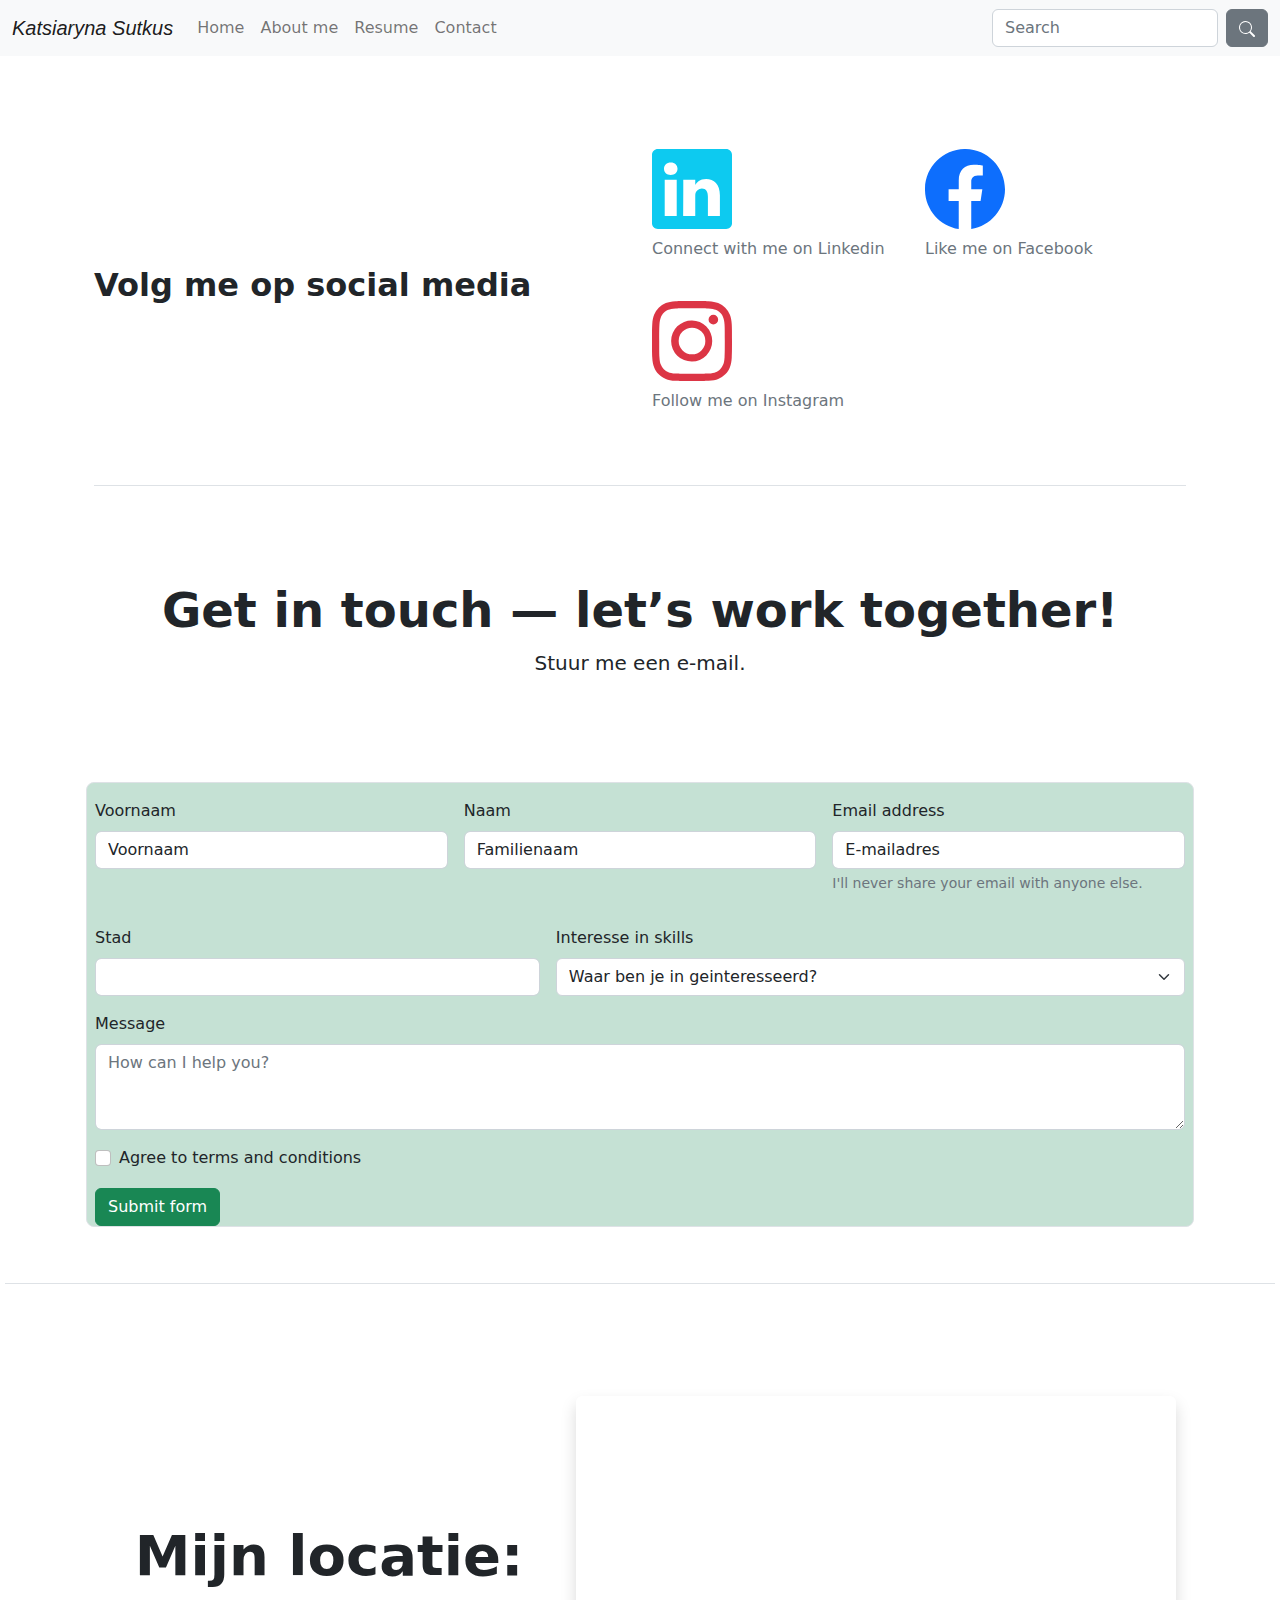
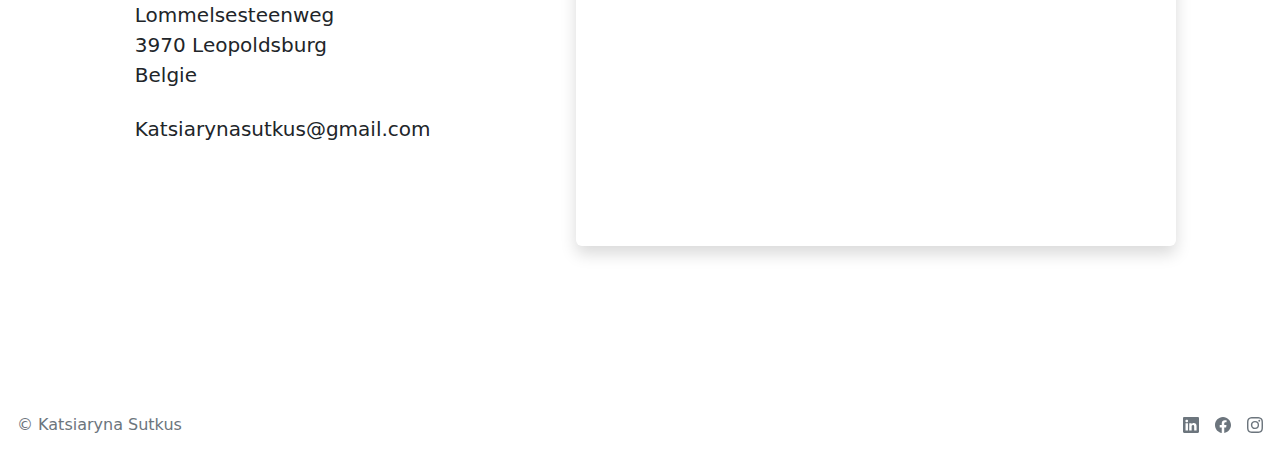
<file: Project2/root/contact.html>
<!DOCTYPE html>
<html lang="en">
<head>
    <meta charset="UTF-8">
    <meta http-equiv="X-UA-Compatible" content="IE=edge">
    <meta name="viewport" content="width=device-width, initial-scale=1.0">
    <link rel="icon" href="../documenten/favicon.ico" type="image/gif" sizes="16x16">
    <title>Contact</title>
    <!-- link naar online locatie en naar locatie in map -->
    <!-- <link href="https://cdn.jsdelivr.net/npm/bootstrap@5.2.3/dist/css/bootstrap.min.css" rel="stylesheet" integrity="sha384-rbsA2VBKQhggwzxH7pPCaAqO46MgnOM80zW1RWuH61DGLwZJEdK2Kadq2F9CUG65" crossorigin="anonymous"> -->
    <link href="../css/bootstrap.min.css" rel="stylesheet">
    <!-- eigen CSS bestand -->
    <link href="../css/style.css" rel="stylesheet">
</head>
</head>
<body>
     <!-- Navigatie bar -->
    <nav class="navbar navbar-expand-lg fixed-top bg-light">
      <div class="container-fluid">
          <!-- logo of naam toegevoegd -->
          <a class="navbar-brand fst-italic" href="index.html" id="logo">
              Katsiaryna Sutkus
            </a>
            <!-- button die wordt zichbaar als scherm kleiner wordt -->
        <button class="navbar-toggler" type="button" data-bs-toggle="collapse" data-bs-target="#navbarSupportedContent" aria-controls="navbarSupportedContent" aria-expanded="false" aria-label="Toggle navigation">
          <span class="navbar-toggler-icon"></span>
        </button>

        <div class="collapse navbar-collapse" id="navbarSupportedContent">
          <ul class="navbar-nav me-auto mb-2 mb-lg-0">
            <li class="nav-item">
              <a class="nav-link" aria-current="page" href="index.html">Home</a>
            </li>
            <li class="nav-item">
              <a class="nav-link" href="about_me.html">About me</a>
            </li>
            <li class="nav-item">
              <a class="nav-link" href="resume.html">Resume</a>
            </li>
            <li class="nav-item">
              <a class="nav-link" href="contact.html">Contact</a>
            </li> 
          </ul>
          <!-- search button -->
          <form class="d-flex" role="search">
            <input class="form-control me-2" type="search" placeholder="Search" aria-label="Search">
            
            <button class="btn btn-secondary" type="submit">
              <svg xmlns="http://www.w3.org/2000/svg" width="16" height="16" fill="currentColor" class="bi bi-search" viewBox="0 0 16 16">
                <path d="M11.742 10.344a6.5 6.5 0 1 0-1.397 1.398h-.001c.03.04.062.078.098.115l3.85 3.85a1 1 0 0 0 1.415-1.414l-3.85-3.85a1.007 1.007 0 0 0-.115-.1zM12 6.5a5.5 5.5 0 1 1-11 0 5.5 5.5 0 0 1 11 0z"/>
              </svg>
            </button>
          </form>
        </div>
      </div>
    </nav>
  
    <!--Social media toevoegen-->

    <div class="container px-4 py-5">
  
      <div class="row row-cols-1 row-cols-md-2 align-items-md-center g-5 py-5">
        <div class="d-flex flex-column align-items-start gap-2">
          <h2 class="fw-bold">Volg me op social media</h2>
        </div>
        <div class="row row-cols-1 row-cols-sm-2 g-4">
          <div class="d-flex flex-column gap-2">
            <div
              class="feature-icon-small d-inline-flex align-items-center justify-content-left  fs-4 rounded-3">
              <a class="text-info" href="https://be.linkedin.com/in/katsiaryna-sutkus-331a3b32" target="_blank"> <svg xmlns="http://www.w3.org/2000/svg" width="80" height="80" fill="currentColor" class="bi bi-linkedin" viewBox="0 0 16 16" >
                <path d="M0 1.146C0 .513.526 0 1.175 0h13.65C15.474 0 16 .513 16 1.146v13.708c0 .633-.526 1.146-1.175 1.146H1.175C.526 16 0 15.487 0 14.854V1.146zm4.943 12.248V6.169H2.542v7.225h2.401zm-1.2-8.212c.837 0 1.358-.554 1.358-1.248-.015-.709-.52-1.248-1.342-1.248-.822 0-1.359.54-1.359 1.248 0 .694.521 1.248 1.327 1.248h.016zm4.908 8.212V9.359c0-.216.016-.432.08-.586.173-.431.568-.878 1.232-.878.869 0 1.216.662 1.216 1.634v3.865h2.401V9.25c0-2.22-1.184-3.252-2.764-3.252-1.274 0-1.845.7-2.165 1.193v.025h-.016a5.54 5.54 0 0 1 .016-.025V6.169h-2.4c.03.678 0 7.225 0 7.225h2.4z"/>
              </svg></a>
            </div>
            </button>
            <p class="text-muted">Connect with me on Linkedin</p>
          </div>
  
          <div class="d-flex flex-column gap-2">
            <div
              class="feature-icon-small d-inline-flex align-items-center justify-content-left  fs-4 rounded-3">
              <a class="text-primary" href="https://www.facebook.com/katsiaryna.sutkus" target="_blank"> <svg xmlns="http://www.w3.org/2000/svg" width="80" height="80" fill="currentColor" class="bi bi-facebook" viewBox="0 0 16 16">
                <path d="M16 8.049c0-4.446-3.582-8.05-8-8.05C3.58 0-.002 3.603-.002 8.05c0 4.017 2.926 7.347 6.75 7.951v-5.625h-2.03V8.05H6.75V6.275c0-2.017 1.195-3.131 3.022-3.131.876 0 1.791.157 1.791.157v1.98h-1.009c-.993 0-1.303.621-1.303 1.258v1.51h2.218l-.354 2.326H9.25V16c3.824-.604 6.75-3.934 6.75-7.951z"/>
              </svg></a>
            </div>
            </button>
            <p class="text-muted">Like me on Facebook</p>
          </div>
  
          <div class="d-flex flex-column gap-2">
            <div
              class="feature-icon-small d-inline-flex align-items-center justify-content-left  fs-4 rounded-3">
              <a class="text-danger" href="https://www.instagram.com/katsiaryna_sutkus/" target="_blank"> <svg xmlns="http://www.w3.org/2000/svg" width="80" height="80" fill="currentColor" class="bi bi-instagram" viewBox="0 0 16 16">
                <path d="M8 0C5.829 0 5.556.01 4.703.048 3.85.088 3.269.222 2.76.42a3.917 3.917 0 0 0-1.417.923A3.927 3.927 0 0 0 .42 2.76C.222 3.268.087 3.85.048 4.7.01 5.555 0 5.827 0 8.001c0 2.172.01 2.444.048 3.297.04.852.174 1.433.372 1.942.205.526.478.972.923 1.417.444.445.89.719 1.416.923.51.198 1.09.333 1.942.372C5.555 15.99 5.827 16 8 16s2.444-.01 3.298-.048c.851-.04 1.434-.174 1.943-.372a3.916 3.916 0 0 0 1.416-.923c.445-.445.718-.891.923-1.417.197-.509.332-1.09.372-1.942C15.99 10.445 16 10.173 16 8s-.01-2.445-.048-3.299c-.04-.851-.175-1.433-.372-1.941a3.926 3.926 0 0 0-.923-1.417A3.911 3.911 0 0 0 13.24.42c-.51-.198-1.092-.333-1.943-.372C10.443.01 10.172 0 7.998 0h.003zm-.717 1.442h.718c2.136 0 2.389.007 3.232.046.78.035 1.204.166 1.486.275.373.145.64.319.92.599.28.28.453.546.598.92.11.281.24.705.275 1.485.039.843.047 1.096.047 3.231s-.008 2.389-.047 3.232c-.035.78-.166 1.203-.275 1.485a2.47 2.47 0 0 1-.599.919c-.28.28-.546.453-.92.598-.28.11-.704.24-1.485.276-.843.038-1.096.047-3.232.047s-2.39-.009-3.233-.047c-.78-.036-1.203-.166-1.485-.276a2.478 2.478 0 0 1-.92-.598 2.48 2.48 0 0 1-.6-.92c-.109-.281-.24-.705-.275-1.485-.038-.843-.046-1.096-.046-3.233 0-2.136.008-2.388.046-3.231.036-.78.166-1.204.276-1.486.145-.373.319-.64.599-.92.28-.28.546-.453.92-.598.282-.11.705-.24 1.485-.276.738-.034 1.024-.044 2.515-.045v.002zm4.988 1.328a.96.96 0 1 0 0 1.92.96.96 0 0 0 0-1.92zm-4.27 1.122a4.109 4.109 0 1 0 0 8.217 4.109 4.109 0 0 0 0-8.217zm0 1.441a2.667 2.667 0 1 1 0 5.334 2.667 2.667 0 0 1 0-5.334z"/>
              </svg></a>
            </div>
            </button>
            <p class="text-muted">Follow me on Instagram</p>
          </div>
  </div>
  </div>
          
    <!--formulier toevoegen-->
    <p class="pb-2 border-bottom"></p>
    
    <div class="px-4 py-5 my-5 text-center">
      <h1 class="display-5 fw-bold">Get in touch — let’s work together!</h1>
      <div class="col-lg-6 mx-auto">
        <p class="lead mb-4">Stuur me een e-mail.</p>
      </div>
    </div>


    <form class="row g-3 needs-validation border rounded-3 bg-success bg-opacity-25" action="#" method="post">
        <div class="col-md-4">
          <label for="validationCustom01" class="form-label">Voornaam</label>
          <input type="text" class="form-control" id="validationCustom01" value="Voornaam" required>
          <div class="valid-feedback">
            Looks good!
          </div>
        </div>
        <div class="col-md-4">
          <label for="validationCustom02" class="form-label">Naam</label>
          <input type="text" class="form-control" id="validationCustom02" value="Familienaam" required>
          <div class="valid-feedback">
            Looks good!
          </div>
        </div>
        <div class="col-md-4">
            <div class="mb-3">
                <label for="exampleInputEmail1" class="form-label">Email address</label>
                <input type="email" class="form-control" id="exampleInputEmail1" aria-describedby="emailHelp" value="E-mailadres" required>
                <div class="invalid-feedback">
                    Please give your email.
                  </div>
                <div id="emailHelp" class="form-text">I'll never share your email with anyone else.</div>
              </div>

          </div>
        <div class="col-md-5">
          <label for="validationCustom03" class="form-label">Stad</label>
          <input type="text" class="form-control" id="validationCustom03" required>
          <div class="invalid-feedback">
            Please provide a valid city.
          </div>
        </div>
        <div class="col-md-7">
          <label for="validationCustom04" class="form-label">Interesse in skills</label>
          <select class="form-select" id="validationCustom04" required>
            <option selected disabled value="">Waar ben je in geinteresseerd?</option>
                    <option value="Programmeren">Programmeren</option>
                    <option value="Webdesign">Webdesign</option>
                    <option value="Datamodellering">Datamodellering</option>
          </select>
          <div class="invalid-feedback">
            Please select a valid state.
          </div>
          </div>

          <div class="col-md-12">
                <label for="validationCustom05" class="form-label">Message</label><br>
                <textarea class="form-control" id="exampleFormControlTextarea1" rows="3" placeholder="How can I help you?"></textarea>
            </div>

        <div class="col-12">
          <div class="form-check">
            <input class="form-check-input" type="checkbox" value="" id="invalidCheck" required>
            <label class="form-check-label" for="invalidCheck">
              Agree to terms and conditions
            </label>
            <div class="invalid-feedback">
              You must agree before submitting.
            </div>
          </div>
        </div>
        <div class="col-12">
          <button class="btn btn-success" type="submit">Submit form</button>
        </div>
      </form>
</div>
<!-- Locatie toevoegen -->

<p class="pb-2 border-bottom"></p>

<div class="container col-xl-10 col-xxl-8 px-4 py-5">
  <div class="row align-items-center g-lg-5 py-5">
    <div class="col-lg-5 text-left text-lg-start">
      <h2 class="display-4 fw-bold lh-1 mb-3">Mijn locatie:</h2>
      <p class="lead mb-4"">Lommelsesteenweg <br> 3970 Leopoldsburg <br> Belgie </p>
      <p class="lead mb-4"">Katsiarynasutkus@gmail.com </p>
    </div>
    <div class="col-md-5 ">
      <iframe src="https://www.google.com/maps/embed?pb=!1m18!1m12!1m3!1d2503.5680586465246!2d5.252787915765756!3d51.13487494569278!2m3!1f0!2f0!3f0!3m2!1i1024!2i768!4f13.1!3m3!1m2!1s0x47c131f00733e2c7%3A0xbff752009616939a!2sLommelsesteenweg%2C%203970%20Leopoldsburg!5e0!3m2!1sen!2sbe!4v1671353503911!5m2!1sen!2sbe" width="600" height="450" style="border:0;" allowfullscreen="" loading="lazy" referrerpolicy="no-referrer-when-downgrade" class="shadow p-3 mb-5 bg-body rounded"></iframe>
        </iframe>
    </div>
    </div>
  </div>
</div>


 <!-- Footer -->
 <div class="container-fluid">
  <footer class="d-flex justify-content-between align-items-center py-2 my-2">
      <div class="col-md-4 d-flex align-items-center">
          <span class="mb-3 mb-md-0 text-muted">&copy; Katsiaryna Sutkus</span>
      </div>

      <ul class="nav col-md-4 justify-content-end list-unstyled d-flex">
          <li class="ms-3">
              <a class="text-muted" href="https://be.linkedin.com/in/katsiaryna-sutkus-331a3b32" target="Link naar Linked in"> <svg xmlns="http://www.w3.org/2000/svg" width="16" height="16" fill="currentColor" class="bi bi-linkedin" viewBox="0 0 16 16">
                  <path d="M0 1.146C0 .513.526 0 1.175 0h13.65C15.474 0 16 .513 16 1.146v13.708c0 .633-.526 1.146-1.175 1.146H1.175C.526 16 0 15.487 0 14.854V1.146zm4.943 12.248V6.169H2.542v7.225h2.401zm-1.2-8.212c.837 0 1.358-.554 1.358-1.248-.015-.709-.52-1.248-1.342-1.248-.822 0-1.359.54-1.359 1.248 0 .694.521 1.248 1.327 1.248h.016zm4.908 8.212V9.359c0-.216.016-.432.08-.586.173-.431.568-.878 1.232-.878.869 0 1.216.662 1.216 1.634v3.865h2.401V9.25c0-2.22-1.184-3.252-2.764-3.252-1.274 0-1.845.7-2.165 1.193v.025h-.016a5.54 5.54 0 0 1 .016-.025V6.169h-2.4c.03.678 0 7.225 0 7.225h2.4z"/>
                </svg> </a>
          </li>
          <li class="ms-3">
              <a class="text-muted" href="https://www.facebook.com/katsiaryna.sutkus" target="Link naar Facebook"> <svg xmlns="http://www.w3.org/2000/svg" width="16" height="16" fill="currentColor" class="bi bi-facebook" viewBox="0 0 16 16">
                  <path d="M16 8.049c0-4.446-3.582-8.05-8-8.05C3.58 0-.002 3.603-.002 8.05c0 4.017 2.926 7.347 6.75 7.951v-5.625h-2.03V8.05H6.75V6.275c0-2.017 1.195-3.131 3.022-3.131.876 0 1.791.157 1.791.157v1.98h-1.009c-.993 0-1.303.621-1.303 1.258v1.51h2.218l-.354 2.326H9.25V16c3.824-.604 6.75-3.934 6.75-7.951z"/>
                </svg></a>
          </li>
          <li class="ms-3">
              <a class="text-muted" href="https://www.instagram.com/katsiaryna_sutkus/" target="Link naar Instagram"> <svg xmlns="http://www.w3.org/2000/svg" width="16" height="16" fill="currentColor" class="bi bi-instagram" viewBox="0 0 16 16">
                  <path d="M8 0C5.829 0 5.556.01 4.703.048 3.85.088 3.269.222 2.76.42a3.917 3.917 0 0 0-1.417.923A3.927 3.927 0 0 0 .42 2.76C.222 3.268.087 3.85.048 4.7.01 5.555 0 5.827 0 8.001c0 2.172.01 2.444.048 3.297.04.852.174 1.433.372 1.942.205.526.478.972.923 1.417.444.445.89.719 1.416.923.51.198 1.09.333 1.942.372C5.555 15.99 5.827 16 8 16s2.444-.01 3.298-.048c.851-.04 1.434-.174 1.943-.372a3.916 3.916 0 0 0 1.416-.923c.445-.445.718-.891.923-1.417.197-.509.332-1.09.372-1.942C15.99 10.445 16 10.173 16 8s-.01-2.445-.048-3.299c-.04-.851-.175-1.433-.372-1.941a3.926 3.926 0 0 0-.923-1.417A3.911 3.911 0 0 0 13.24.42c-.51-.198-1.092-.333-1.943-.372C10.443.01 10.172 0 7.998 0h.003zm-.717 1.442h.718c2.136 0 2.389.007 3.232.046.78.035 1.204.166 1.486.275.373.145.64.319.92.599.28.28.453.546.598.92.11.281.24.705.275 1.485.039.843.047 1.096.047 3.231s-.008 2.389-.047 3.232c-.035.78-.166 1.203-.275 1.485a2.47 2.47 0 0 1-.599.919c-.28.28-.546.453-.92.598-.28.11-.704.24-1.485.276-.843.038-1.096.047-3.232.047s-2.39-.009-3.233-.047c-.78-.036-1.203-.166-1.485-.276a2.478 2.478 0 0 1-.92-.598 2.48 2.48 0 0 1-.6-.92c-.109-.281-.24-.705-.275-1.485-.038-.843-.046-1.096-.046-3.233 0-2.136.008-2.388.046-3.231.036-.78.166-1.204.276-1.486.145-.373.319-.64.599-.92.28-.28.546-.453.92-.598.282-.11.705-.24 1.485-.276.738-.034 1.024-.044 2.515-.045v.002zm4.988 1.328a.96.96 0 1 0 0 1.92.96.96 0 0 0 0-1.92zm-4.27 1.122a4.109 4.109 0 1 0 0 8.217 4.109 4.109 0 0 0 0-8.217zm0 1.441a2.667 2.667 0 1 1 0 5.334 2.667 2.667 0 0 1 0-5.334z"/>
                </svg> </a>
          </li>
      </ul>
  </footer>
</div>
<!-- <script src="https://cdn.jsdelivr.net/npm/bootstrap@5.2.3/dist/js/bootstrap.bundle.min.js" integrity="sha384-kenU1KFdBIe4zVF0s0G1M5b4hcpxyD9F7jL+jjXkk+Q2h455rYXK/7HAuoJl+0I4" crossorigin="anonymous"></script> -->
<script src="../js/bootstrap.bundle.min.js"></script>

</body>
</html>
</file>
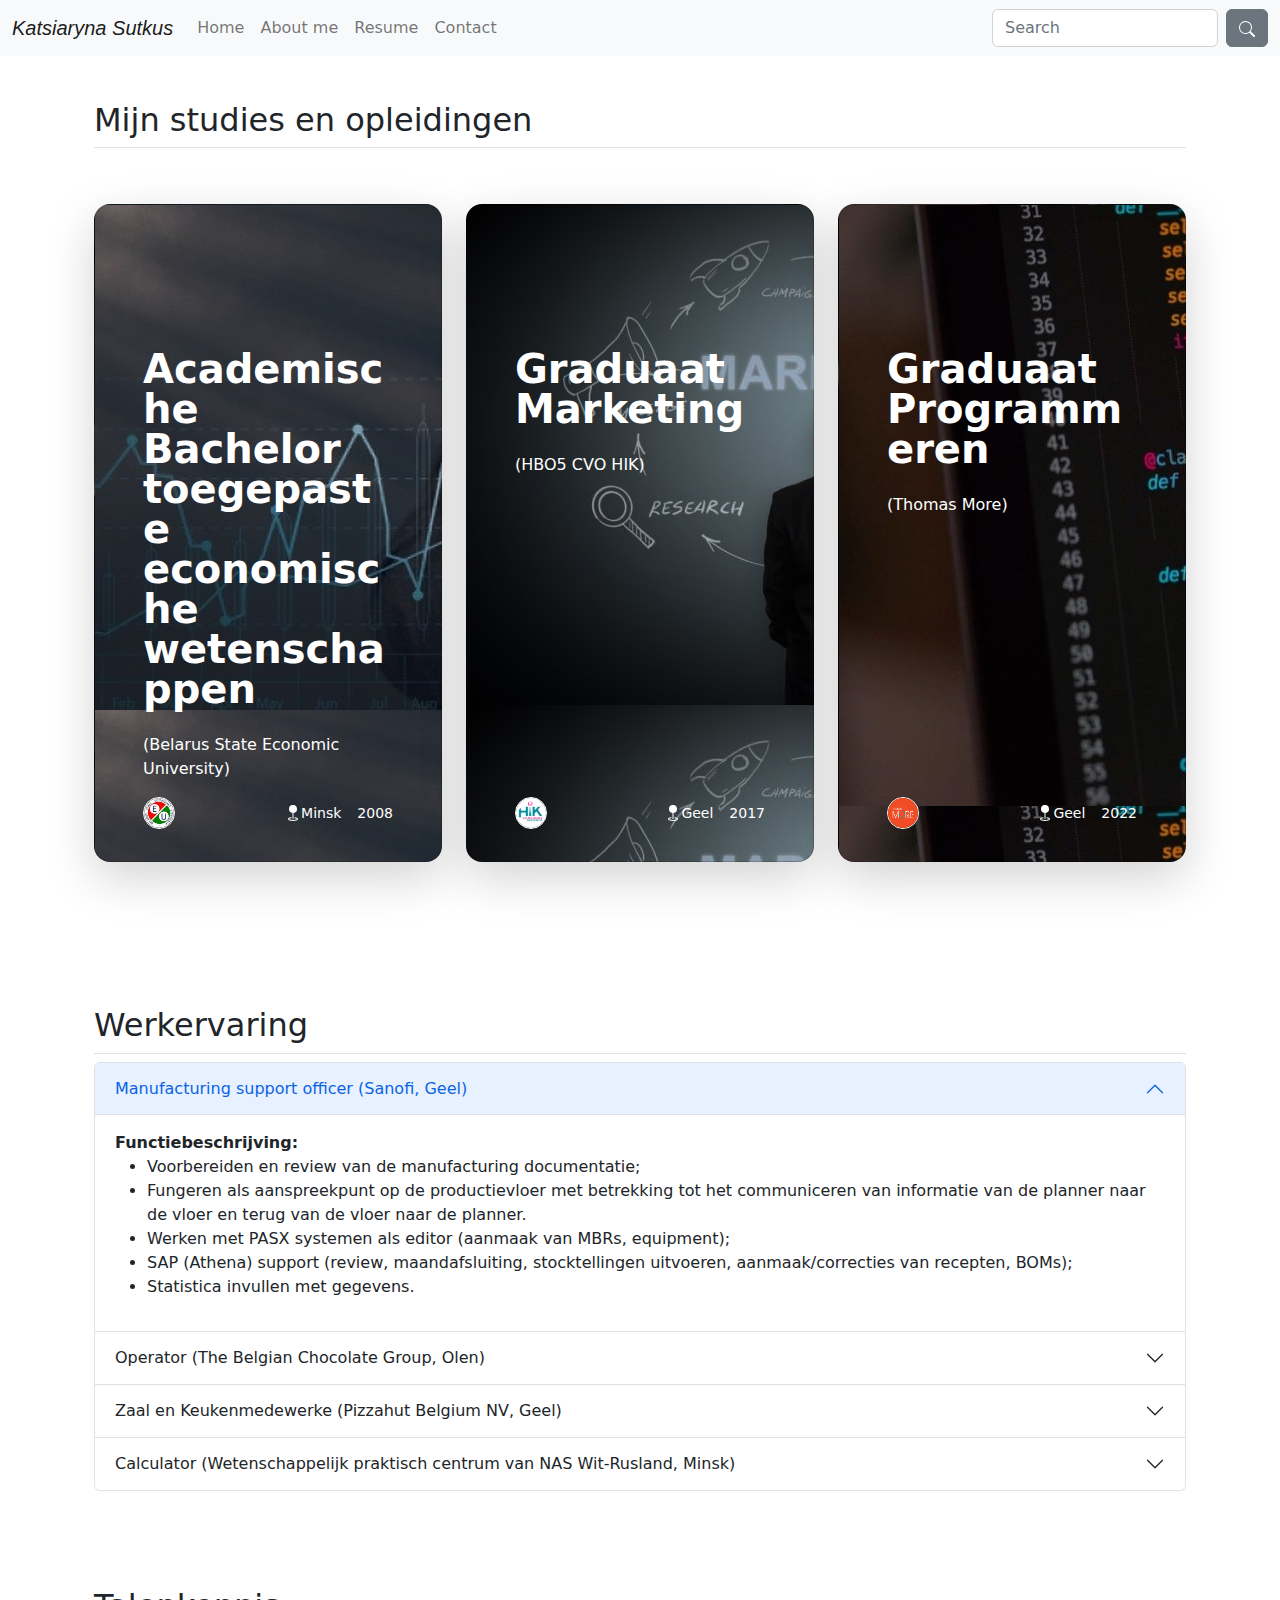
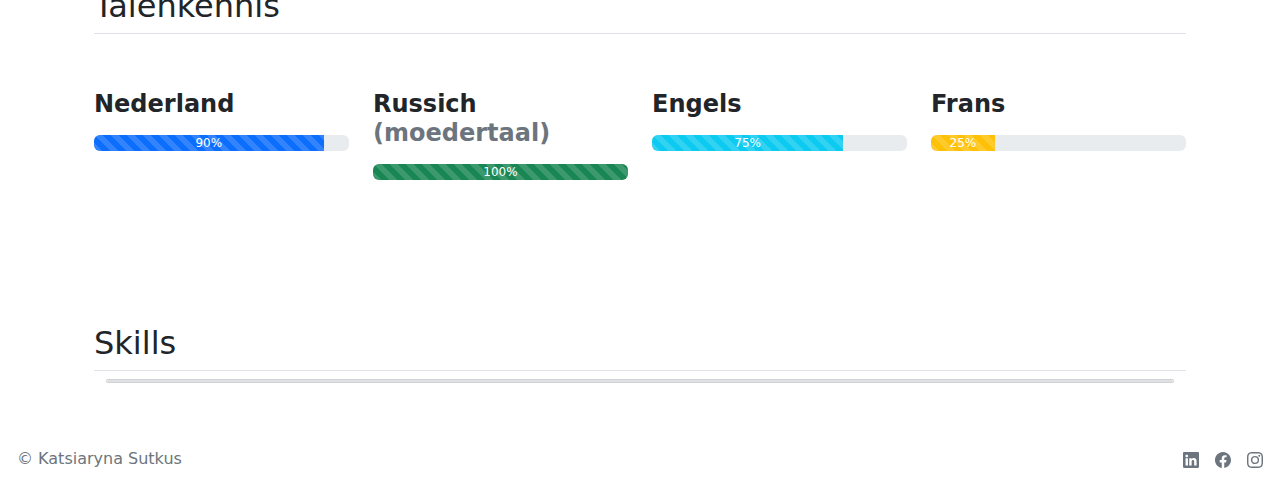
<file: Project2/root/resume.html>
<!DOCTYPE html>
<html lang="en">
<head>
    <meta charset="UTF-8">
    <meta http-equiv="X-UA-Compatible" content="IE=edge">
    <meta name="viewport" content="width=device-width, initial-scale=1.0">
    <link rel="icon" href="../documenten/favicon.ico" type="image/gif" sizes="16x16">
    <link href="https://cdn.jsdelivr.net/npm/bootstrap@5.2.3/dist/css/bootstrap.min.css" rel="stylesheet" integrity="sha384-rbsA2VBKQhggwzxH7pPCaAqO46MgnOM80zW1RWuH61DGLwZJEdK2Kadq2F9CUG65" crossorigin="anonymous">
    <title>Resume</title>
    <!-- link naar online locatie en naar locatie in map -->
    <!-- <link href="https://cdn.jsdelivr.net/npm/bootstrap@5.2.3/dist/css/bootstrap.min.css" rel="stylesheet" integrity="sha384-rbsA2VBKQhggwzxH7pPCaAqO46MgnOM80zW1RWuH61DGLwZJEdK2Kadq2F9CUG65" crossorigin="anonymous"> -->
    <link href="../css/bootstrap.min.css" rel="stylesheet">
    <!-- eigen CSS bestand -->
    <link href="../css/style.css" rel="stylesheet">
    <!--  voor carousel -->
    <link href="../vendor/OwlCarousel2/assets/owl.carousel.css" rel="stylesheet" type="text/css">
    <link href="../vendor/OwlCarousel2/assets/owl.theme.default.css" rel="stylesheet" type="text/css"> 
</head>
<body>

    <!-- Navigatie bar -->
    <nav class="navbar navbar-expand-lg fixed-top bg-light">
      <div class="container-fluid">
          <!-- logo of naam toegevoegd -->
          <a class="navbar-brand fst-italic" href="index.html" id="logo">
              Katsiaryna Sutkus
            </a>
            <!-- button die wordt zichbaar als scherm kleiner wordt -->
        <button class="navbar-toggler" type="button" data-bs-toggle="collapse" data-bs-target="#navbarSupportedContent" aria-controls="navbarSupportedContent" aria-expanded="false" aria-label="Toggle navigation">
          <span class="navbar-toggler-icon"></span>
        </button>

        <div class="collapse navbar-collapse" id="navbarSupportedContent">
          <ul class="navbar-nav me-auto mb-2 mb-lg-0">
            <li class="nav-item">
              <a class="nav-link" aria-current="page" href="index.html">Home</a>
            </li>
            <li class="nav-item">
              <a class="nav-link" href="about_me.html">About me</a>
            </li>
            <li class="nav-item">
              <a class="nav-link" href="resume.html">Resume</a>
            </li>
            <li class="nav-item">
              <a class="nav-link" href="contact.html">Contact</a>
            </li> 
          </ul>
          <!-- search button -->
          <form class="d-flex" role="search">
            <input class="form-control me-2" type="search" placeholder="Search" aria-label="Search">
            
            <button class="btn btn-secondary" type="submit">
              <svg xmlns="http://www.w3.org/2000/svg" width="16" height="16" fill="currentColor" class="bi bi-search" viewBox="0 0 16 16">
                <path d="M11.742 10.344a6.5 6.5 0 1 0-1.397 1.398h-.001c.03.04.062.078.098.115l3.85 3.85a1 1 0 0 0 1.415-1.414l-3.85-3.85a1.007 1.007 0 0 0-.115-.1zM12 6.5a5.5 5.5 0 1 1-11 0 5.5 5.5 0 0 1 11 0z"/>
              </svg>
            </button>
          </form>
        </div>
      </div>
    </nav>
 
 <!-- Opledingen -->

 <!-- <div class="b-example-divider"></div> -->

  <div class="container px-4 py-5">
    <h2 class="pb-2 border-bottom">Mijn studies en opleidingen</h2>

    <div class="row row-cols-1 row-cols-lg-3 align-items-stretch g-4 py-5">
      <div class="col">
        <div class="card card-cover h-100 overflow-hidden text-bg-dark rounded-4 shadow-lg" style="background-image: url('../img/economie.png');">
          <div class="d-flex flex-column h-100 p-5 pb-3 text-white text-shadow-1">
            <h3 class="pt-5 mt-5 mb-4 display-6 lh-1 fw-bold">Academische Bachelor toegepaste economische wetenschappen</h3>
            <p>(Belarus State Economic University)</p>
            <ul class="d-flex list-unstyled mt-auto">
              <li class="me-auto">
                <img src="../img/bseu_logo.jfif" alt="Bootstrap" width="32" height="32" class="rounded-circle border border-white">
              </li>
              <li class="d-flex align-items-center me-3">
                <svg xmlns="http://www.w3.org/2000/svg" width="16" height="16" fill="currentColor" class="bi bi-geo-fill" viewBox="0 0 16 16">
                  <path fill-rule="evenodd" d="M4 4a4 4 0 1 1 4.5 3.969V13.5a.5.5 0 0 1-1 0V7.97A4 4 0 0 1 4 3.999zm2.493 8.574a.5.5 0 0 1-.411.575c-.712.118-1.28.295-1.655.493a1.319 1.319 0 0 0-.37.265.301.301 0 0 0-.057.09V14l.002.008a.147.147 0 0 0 .016.033.617.617 0 0 0 .145.15c.165.13.435.27.813.395.751.25 1.82.414 3.024.414s2.273-.163 3.024-.414c.378-.126.648-.265.813-.395a.619.619 0 0 0 .146-.15.148.148 0 0 0 .015-.033L12 14v-.004a.301.301 0 0 0-.057-.09 1.318 1.318 0 0 0-.37-.264c-.376-.198-.943-.375-1.655-.493a.5.5 0 1 1 .164-.986c.77.127 1.452.328 1.957.594C12.5 13 13 13.4 13 14c0 .426-.26.752-.544.977-.29.228-.68.413-1.116.558-.878.293-2.059.465-3.34.465-1.281 0-2.462-.172-3.34-.465-.436-.145-.826-.33-1.116-.558C3.26 14.752 3 14.426 3 14c0-.599.5-1 .961-1.243.505-.266 1.187-.467 1.957-.594a.5.5 0 0 1 .575.411z"/>
                </svg>
                <small>Minsk</small>
              </li>
              <li class="d-flex align-items-center">
                <!-- <svg class="bi me-2" width="1em" height="1em"><use xlink:href="#calendar3"/></svg> -->
                <small>2008</small>
              </li>
            </ul>
          </div>
        </div>
      </div>

      <div class="col">
        <div class="card card-cover h-100 overflow-hidden text-bg-dark rounded-4 shadow-lg" style="background-image: url('../img/marketing.jpg');">
          <div class="d-flex flex-column h-100 p-5 pb-3 text-white text-shadow-1">
            <h3 class="pt-5 mt-5 mb-4 display-6 lh-1 fw-bold">Graduaat Marketing</h3>
            <p>(HBO5 CVO HIK)</p>
            <ul class="d-flex list-unstyled mt-auto">
              <li class="me-auto">
                <img src="../img/hik_logo.png" alt="Bootstrap" width="32" height="32" class="rounded-circle border border-white">
              </li>
              <li class="d-flex align-items-center me-3">
                <svg xmlns="http://www.w3.org/2000/svg" width="16" height="16" fill="currentColor" class="bi bi-geo-fill" viewBox="0 0 16 16">
                  <path fill-rule="evenodd" d="M4 4a4 4 0 1 1 4.5 3.969V13.5a.5.5 0 0 1-1 0V7.97A4 4 0 0 1 4 3.999zm2.493 8.574a.5.5 0 0 1-.411.575c-.712.118-1.28.295-1.655.493a1.319 1.319 0 0 0-.37.265.301.301 0 0 0-.057.09V14l.002.008a.147.147 0 0 0 .016.033.617.617 0 0 0 .145.15c.165.13.435.27.813.395.751.25 1.82.414 3.024.414s2.273-.163 3.024-.414c.378-.126.648-.265.813-.395a.619.619 0 0 0 .146-.15.148.148 0 0 0 .015-.033L12 14v-.004a.301.301 0 0 0-.057-.09 1.318 1.318 0 0 0-.37-.264c-.376-.198-.943-.375-1.655-.493a.5.5 0 1 1 .164-.986c.77.127 1.452.328 1.957.594C12.5 13 13 13.4 13 14c0 .426-.26.752-.544.977-.29.228-.68.413-1.116.558-.878.293-2.059.465-3.34.465-1.281 0-2.462-.172-3.34-.465-.436-.145-.826-.33-1.116-.558C3.26 14.752 3 14.426 3 14c0-.599.5-1 .961-1.243.505-.266 1.187-.467 1.957-.594a.5.5 0 0 1 .575.411z"/>
                </svg>
                <small>Geel</small>
              </li>
              <li class="d-flex align-items-center">
                <!-- <svg class="bi me-2" width="1em" height="1em"><use xlink:href="#calendar3"/></svg> -->
                <small>2017</small>
              </li>
            </ul>
          </div>
        </div>
      </div>

      <div class="col">
        <div class="card card-cover h-100 overflow-hidden text-bg-dark rounded-4 shadow-lg" style="background-image: url('../img/programmeren-900.jpg');">
          <div class="d-flex flex-column h-100 p-5 pb-3 text-shadow-1">
            <h3 class="pt-5 mt-5 mb-4 display-6 lh-1 fw-bold">Graduaat Programmeren</h3>
            <p>(Thomas More)</p>
            <ul class="d-flex list-unstyled mt-auto">
              <li class="me-auto">
                <img src="../img/thomas_more_logo.png" alt="Bootstrap" width="32" height="32" class="rounded-circle border border-white">
              </li>
              <li class="d-flex align-items-center me-3">
                <!-- <svg class="bi me-2" width="1em" height="1em"><use xlink:href="#geo-fill"/></svg> -->
                <svg xmlns="http://www.w3.org/2000/svg" width="16" height="16" fill="currentColor" class="bi bi-geo-fill" viewBox="0 0 16 16">
                    <path fill-rule="evenodd" d="M4 4a4 4 0 1 1 4.5 3.969V13.5a.5.5 0 0 1-1 0V7.97A4 4 0 0 1 4 3.999zm2.493 8.574a.5.5 0 0 1-.411.575c-.712.118-1.28.295-1.655.493a1.319 1.319 0 0 0-.37.265.301.301 0 0 0-.057.09V14l.002.008a.147.147 0 0 0 .016.033.617.617 0 0 0 .145.15c.165.13.435.27.813.395.751.25 1.82.414 3.024.414s2.273-.163 3.024-.414c.378-.126.648-.265.813-.395a.619.619 0 0 0 .146-.15.148.148 0 0 0 .015-.033L12 14v-.004a.301.301 0 0 0-.057-.09 1.318 1.318 0 0 0-.37-.264c-.376-.198-.943-.375-1.655-.493a.5.5 0 1 1 .164-.986c.77.127 1.452.328 1.957.594C12.5 13 13 13.4 13 14c0 .426-.26.752-.544.977-.29.228-.68.413-1.116.558-.878.293-2.059.465-3.34.465-1.281 0-2.462-.172-3.34-.465-.436-.145-.826-.33-1.116-.558C3.26 14.752 3 14.426 3 14c0-.599.5-1 .961-1.243.505-.266 1.187-.467 1.957-.594a.5.5 0 0 1 .575.411z"/>
                  </svg>
                <small>Geel</small>
              </li>
              <li class="d-flex align-items-center">
                <!-- <svg class="bi me-2" width="1em" height="1em"><use xlink:href="#calendar3"/></svg> -->
                <small>2022</small>
              </li>
            </ul>
          </div>
        </div>
      </div>
    </div>
  </div>

    <!-- Werkervaring -->

    <div class="container px-4 py-5">
        <h2 class="pb-2 border-bottom">Werkervaring</h2>
        <div class="accordion" id="accordionExample">
            <div class="accordion-item">
              <h2 class="accordion-header" id="headingOne">
                <button class="accordion-button" type="button" data-bs-toggle="collapse" data-bs-target="#collapseOne" aria-expanded="true" aria-controls="collapseOne">
                    Manufacturing support officer (Sanofi, Geel)
                </button>
              </h2>
              <div id="collapseOne" class="accordion-collapse collapse show" aria-labelledby="headingOne" data-bs-parent="#accordionExample">
                <div class="accordion-body">
                  <strong>Functiebeschrijving:</strong> 
                  <ul>
                    <li>Voorbereiden en review van de manufacturing documentatie;</li>
                    <li>Fungeren als aanspreekpunt op de productievloer met betrekking tot het 
                        communiceren van informatie van de planner naar de vloer en terug van 
                        de vloer naar de planner.</li>
                    <li>Werken met PASX systemen als editor (aanmaak van MBRs, equipment);</li>
                    <li>SAP (Athena) support (review, maandafsluiting, stocktellingen uitvoeren, 
                        aanmaak/correcties van recepten, BOMs);</li>
                    <li>Statistica invullen met gegevens.</li>
                </ul>
                </div>
              </div>
            </div>
            <div class="accordion-item">
              <h2 class="accordion-header" id="headingTwo">
                <button class="accordion-button collapsed" type="button" data-bs-toggle="collapse" data-bs-target="#collapseTwo" aria-expanded="false" aria-controls="collapseTwo">
                    Operator (The Belgian Chocolate Group, Olen)
                </button>
              </h2>
              <div id="collapseTwo" class="accordion-collapse collapse" aria-labelledby="headingTwo" data-bs-parent="#accordionExample">
                <div class="accordion-body">
                  <strong>Functiebeschrijving:</strong> 
                  <ul>
                    <li>netheid van de productielijn controleren en onderhouden;</li>
                    <li>toezicht houden op de toevoer van chocolade en de doorstroming van het 
                        eindproduct en ingrijpen, indien nodig;</li>
                    <li>kwantiteit opvolgen van de productielijn;</li>
                    <li>machines ombouwen en afstellen.</li>
                 </ul>
                </div>
              </div>
            </div>
            <div class="accordion-item">
              <h2 class="accordion-header" id="headingThree">
                <button class="accordion-button collapsed" type="button" data-bs-toggle="collapse" data-bs-target="#collapseThree" aria-expanded="false" aria-controls="collapseThree">
                    Zaal en Keukenmedewerke (Pizzahut Belgium NV, Geel)
                </button>
              </h2>
              <div id="collapseThree" class="accordion-collapse collapse" aria-labelledby="headingThree" data-bs-parent="#accordionExample">
                <div class="accordion-body">
                  <strong>Functiebeschrijving:</strong> 
                  <ul>
                    <li>het bereiden van voorgerechten, pizza’s, pasta’s en salades;</li>
                    <li>toezicht houden op de toevoer van chocolade en de doorstroming van het </li>
                    <li>het onderhoud en de schoonmaak van de keuken.</li>
                </ul>
                </div>
              </div>
            </div>
            <div class="accordion-item">
                <h2 class="accordion-header" id="headingFour">
                  <button class="accordion-button collapsed" type="button" data-bs-toggle="collapse" data-bs-target="#collapseFour" aria-expanded="false" aria-controls="collapseFour">
                    Calculator (Wetenschappelijk praktisch centrum van NAS Wit-Rusland, Minsk)
                  </button>
                </h2>
                <div id="collapseFour" class="accordion-collapse collapse" aria-labelledby="headingFour" data-bs-parent="#accordionExample">
                  <div class="accordion-body">
                    <strong>Functiebeschrijving:</strong> 
                    <ul>
                        <li>de verwerking van nieuwe aanvragen;</li>
                        <li>het onderhouden van contacten met leveranciers en klanten;</li>
                        <li>de opmaak van offertes na analyse van de plannen en diverse bestekken;</li>
                        <li>nabespreking dossiers op basis van nacalculatie.</li>
                    </ul>
                  </div>
                </div>
              </div>
          </div>
      </div>


    <!-- Talenkennis -->

  <div class="container px-4 py-5">
    <h2 class="pb-2 border-bottom">Talenkennis</h2>
    <div class="row g-4 py-5 row-cols-1 row-cols-lg-4">
      <div class="feature col">
        <h3 class="fw-bold mb-0 fs-4">Nederland</h3>
        <p></p>
        <div class="progress">
            <div class="progress-bar progress-bar-striped progress-bar-animated" role="progressbar" aria-label="Animated striped example" aria-valuenow="90" aria-valuemin="0" aria-valuemax="100" style="width: 90%"> 90%</div>
          </div>
      </div>
      <div class="feature col">
        <h3 class="fw-bold mb-0 fs-4">Russich <span class="text-muted">(moedertaal)</span></h3>
        <p></p>
        <div class="progress">
            <div class="progress-bar progress-bar-striped progress-bar-animated bg-success" role="progressbar" aria-label="Animated striped example" aria-valuenow="100" aria-valuemin="0" aria-valuemax="100" style="width: 100%"> 100%</div>
          </div>
      </div>
      <div class="feature col">
        <h3 class="fw-bold mb-0 fs-4">Engels</h3>
        <p></p>
        <div class="progress">
            <div class="progress-bar progress-bar-striped progress-bar-animated bg-info" role="progressbar" aria-label="Animated striped example" aria-valuenow="75" aria-valuemin="0" aria-valuemax="100" style="width: 75%"> 75%</div>
          </div>
      </div>
      <div class="feature col">
        <h3 class="fw-bold mb-0 fs-4">Frans</h3>
        <p></p>
        <div class="progress">
            <div class="progress-bar progress-bar-striped progress-bar-animated bg-warning" role="progressbar" aria-label="Animated striped example" aria-valuenow="25" aria-valuemin="0" aria-valuemax="100" style="width: 25%"> 25%</div>
          </div>
      </div>
    </div>
  </div>

  <!-- Skills -->

<div class="container px-4 py-5" id="featured-3">
    <h2 class="pb-2 border-bottom">Skills</h2>

<div class="container">
    <!-- Example row of columns -->
    <div class="row">
        <div class="col-md-12">

            <div class="card">
                <div class="card border">
                    <!-- <h4 class="card-title">Klanten</h4> -->
                    <div class="owl-carousel owl-theme">
                        <div class="item"> <img src="../img/Csharp.png" alt="Csharp" width="200" height="400" /> </div>
                        <div class="item"> <img src="../img/HTML5.png" alt="HTML5" width="200" height="400" /></div>
                        <div class="item"> <img src="../img/css.png" alt="CSS" width="200" height="400" /> </div>
                        <div class="item"> <img src="../img/Bootstrap.png" alt="Bootstrap" width="200" height="400"/></div>
                        <div class="item"> <img src="../img/SQL.png" alt="SQL" width="200" height="400" /> </div>
                    </div>
                    <!-- /carousel -->
                </div>
                <!-- /cardbody -->
            </div>
            <!-- /card -->
        </div>
        <!-- /col12 -->
    </div>
    <!-- /row -->
</div>
</div>

 <!-- Footer -->
 <div class="container-fluid">
  <footer class="d-flex justify-content-between align-items-center py-2 my-2">
      <div class="col-md-4 d-flex align-items-center">
          <span class="mb-3 mb-md-0 text-muted">&copy; Katsiaryna Sutkus</span>
      </div>

      <ul class="nav col-md-4 justify-content-end list-unstyled d-flex">
          <li class="ms-3">
              <a class="text-muted" href="https://be.linkedin.com/in/katsiaryna-sutkus-331a3b32" target="Link naar Linked in"> <svg xmlns="http://www.w3.org/2000/svg" width="16" height="16" fill="currentColor" class="bi bi-linkedin" viewBox="0 0 16 16">
                  <path d="M0 1.146C0 .513.526 0 1.175 0h13.65C15.474 0 16 .513 16 1.146v13.708c0 .633-.526 1.146-1.175 1.146H1.175C.526 16 0 15.487 0 14.854V1.146zm4.943 12.248V6.169H2.542v7.225h2.401zm-1.2-8.212c.837 0 1.358-.554 1.358-1.248-.015-.709-.52-1.248-1.342-1.248-.822 0-1.359.54-1.359 1.248 0 .694.521 1.248 1.327 1.248h.016zm4.908 8.212V9.359c0-.216.016-.432.08-.586.173-.431.568-.878 1.232-.878.869 0 1.216.662 1.216 1.634v3.865h2.401V9.25c0-2.22-1.184-3.252-2.764-3.252-1.274 0-1.845.7-2.165 1.193v.025h-.016a5.54 5.54 0 0 1 .016-.025V6.169h-2.4c.03.678 0 7.225 0 7.225h2.4z"/>
                </svg> </a>
          </li>
          <li class="ms-3">
              <a class="text-muted" href="https://www.facebook.com/katsiaryna.sutkus" target="Link naar Facebook"> <svg xmlns="http://www.w3.org/2000/svg" width="16" height="16" fill="currentColor" class="bi bi-facebook" viewBox="0 0 16 16">
                  <path d="M16 8.049c0-4.446-3.582-8.05-8-8.05C3.58 0-.002 3.603-.002 8.05c0 4.017 2.926 7.347 6.75 7.951v-5.625h-2.03V8.05H6.75V6.275c0-2.017 1.195-3.131 3.022-3.131.876 0 1.791.157 1.791.157v1.98h-1.009c-.993 0-1.303.621-1.303 1.258v1.51h2.218l-.354 2.326H9.25V16c3.824-.604 6.75-3.934 6.75-7.951z"/>
                </svg></a>
          </li>
          <li class="ms-3">
              <a class="text-muted" href="https://www.instagram.com/katsiaryna_sutkus/" target="Link naar Instagram"> <svg xmlns="http://www.w3.org/2000/svg" width="16" height="16" fill="currentColor" class="bi bi-instagram" viewBox="0 0 16 16">
                  <path d="M8 0C5.829 0 5.556.01 4.703.048 3.85.088 3.269.222 2.76.42a3.917 3.917 0 0 0-1.417.923A3.927 3.927 0 0 0 .42 2.76C.222 3.268.087 3.85.048 4.7.01 5.555 0 5.827 0 8.001c0 2.172.01 2.444.048 3.297.04.852.174 1.433.372 1.942.205.526.478.972.923 1.417.444.445.89.719 1.416.923.51.198 1.09.333 1.942.372C5.555 15.99 5.827 16 8 16s2.444-.01 3.298-.048c.851-.04 1.434-.174 1.943-.372a3.916 3.916 0 0 0 1.416-.923c.445-.445.718-.891.923-1.417.197-.509.332-1.09.372-1.942C15.99 10.445 16 10.173 16 8s-.01-2.445-.048-3.299c-.04-.851-.175-1.433-.372-1.941a3.926 3.926 0 0 0-.923-1.417A3.911 3.911 0 0 0 13.24.42c-.51-.198-1.092-.333-1.943-.372C10.443.01 10.172 0 7.998 0h.003zm-.717 1.442h.718c2.136 0 2.389.007 3.232.046.78.035 1.204.166 1.486.275.373.145.64.319.92.599.28.28.453.546.598.92.11.281.24.705.275 1.485.039.843.047 1.096.047 3.231s-.008 2.389-.047 3.232c-.035.78-.166 1.203-.275 1.485a2.47 2.47 0 0 1-.599.919c-.28.28-.546.453-.92.598-.28.11-.704.24-1.485.276-.843.038-1.096.047-3.232.047s-2.39-.009-3.233-.047c-.78-.036-1.203-.166-1.485-.276a2.478 2.478 0 0 1-.92-.598 2.48 2.48 0 0 1-.6-.92c-.109-.281-.24-.705-.275-1.485-.038-.843-.046-1.096-.046-3.233 0-2.136.008-2.388.046-3.231.036-.78.166-1.204.276-1.486.145-.373.319-.64.599-.92.28-.28.546-.453.92-.598.282-.11.705-.24 1.485-.276.738-.034 1.024-.044 2.515-.045v.002zm4.988 1.328a.96.96 0 1 0 0 1.92.96.96 0 0 0 0-1.92zm-4.27 1.122a4.109 4.109 0 1 0 0 8.217 4.109 4.109 0 0 0 0-8.217zm0 1.441a2.667 2.667 0 1 1 0 5.334 2.667 2.667 0 0 1 0-5.334z"/>
                </svg> </a>
          </li>
      </ul>
  </footer>
</div>
<!-- <script src="https://cdn.jsdelivr.net/npm/bootstrap@5.2.3/dist/js/bootstrap.bundle.min.js" integrity="sha384-kenU1KFdBIe4zVF0s0G1M5b4hcpxyD9F7jL+jjXkk+Q2h455rYXK/7HAuoJl+0I4" crossorigin="anonymous"></script> -->
<script src="../js/bootstrap.bundle.min.js"></script>

<script src="https://code.jquery.com/jquery-3.4.1.slim.min.js " integrity="sha384-J6qa4849blE2+poT4WnyKhv5vZF5SrPo0iEjwBvKU7imGFAV0wwj1yYfoRSJoZ+n " crossorigin="anonymous ">
</script>

<script src="../vendor/OwlCarousel2/owl.carousel.min.js " type="text/javascript "></script>
<!-- <script src="vendor/OwlCarousel2/owl.carousel.min.js " type="text/javascript "></script> -->
<script type="text/javascript ">
    $('.owl-carousel').owlCarousel({
        loop: true,
        margin: 10,
        nav: true,
        responsive: {
            0: {
                items: 1
            },
            600: {
                items: 3
            },
            1000: {
                items: 3
            }
        }
    })
</script>

</body>
</html>
</file>
<file: Project2/css/style.css>
body {
  background-color: white;
  padding-top: 3rem;
  margin: 5px;
}
 #logo {
  font-family:'Trebuchet MS', Arial, sans-serif
 }
</file>
